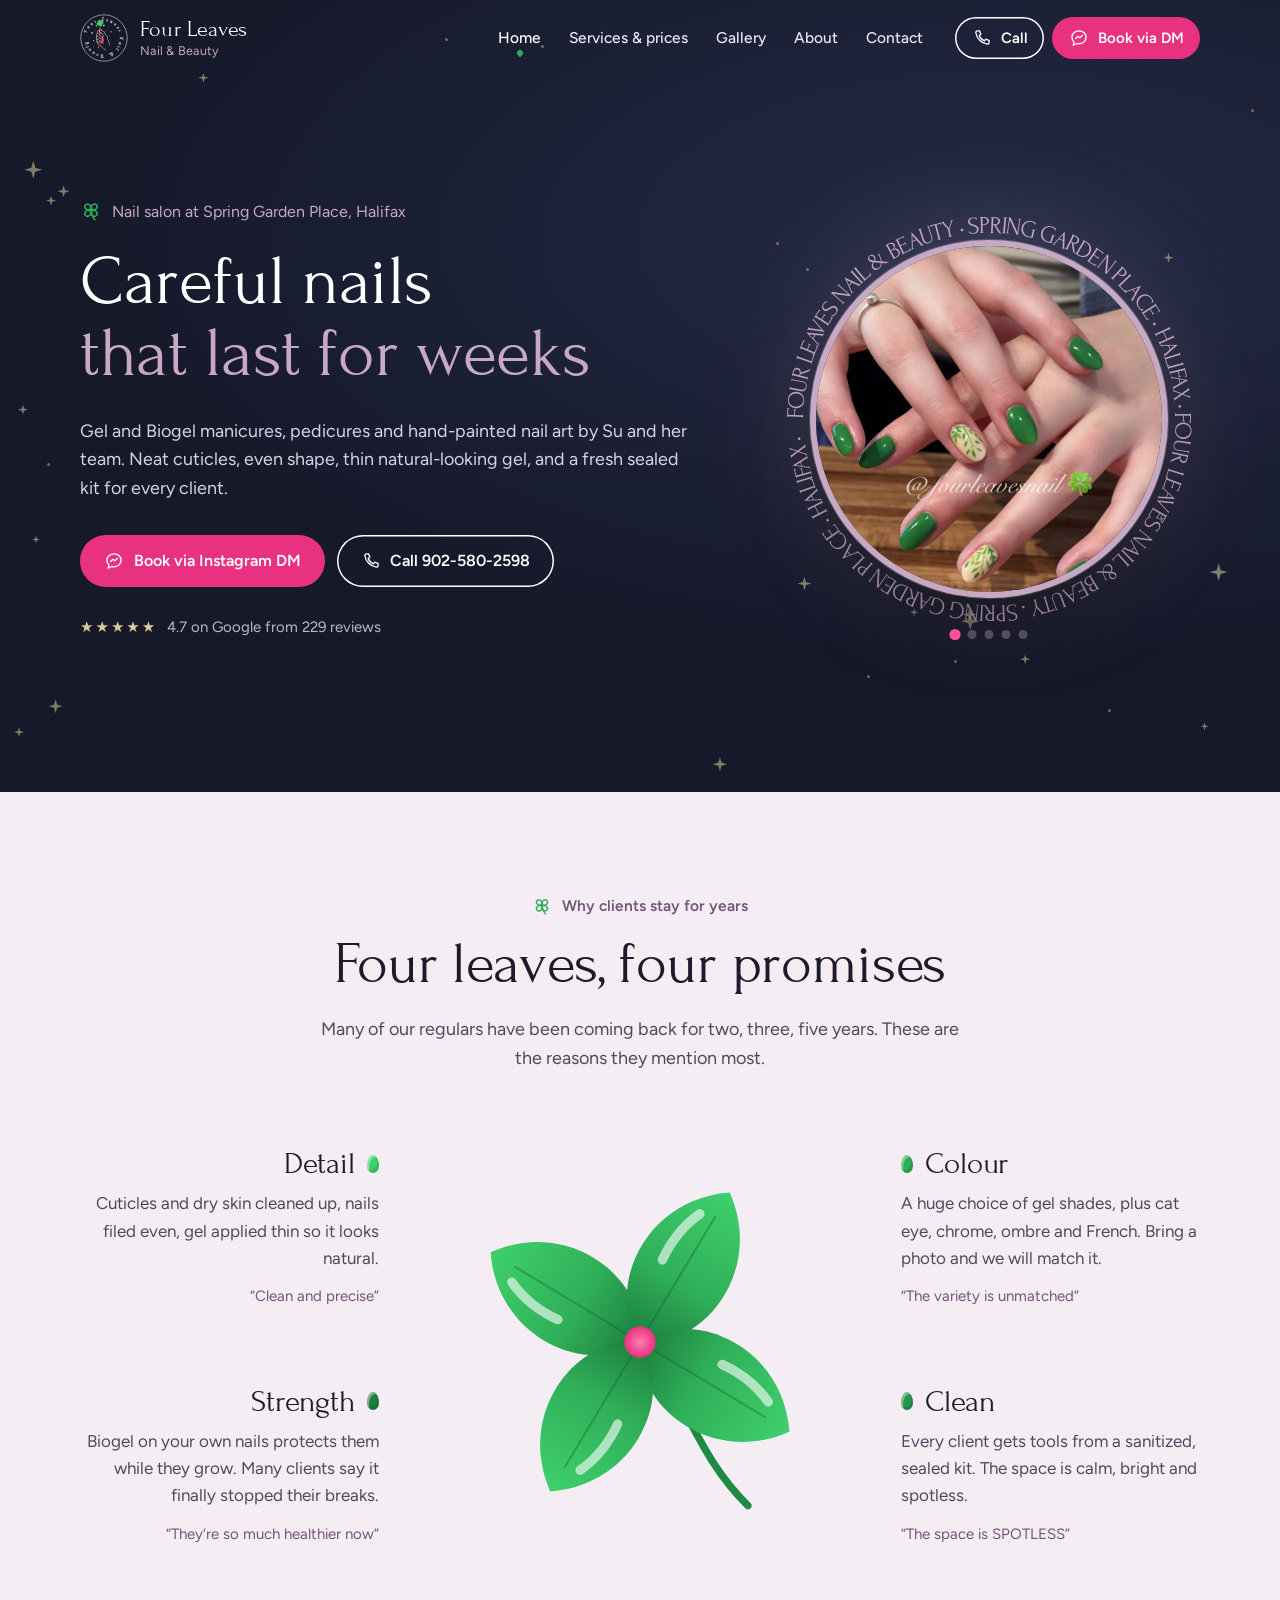
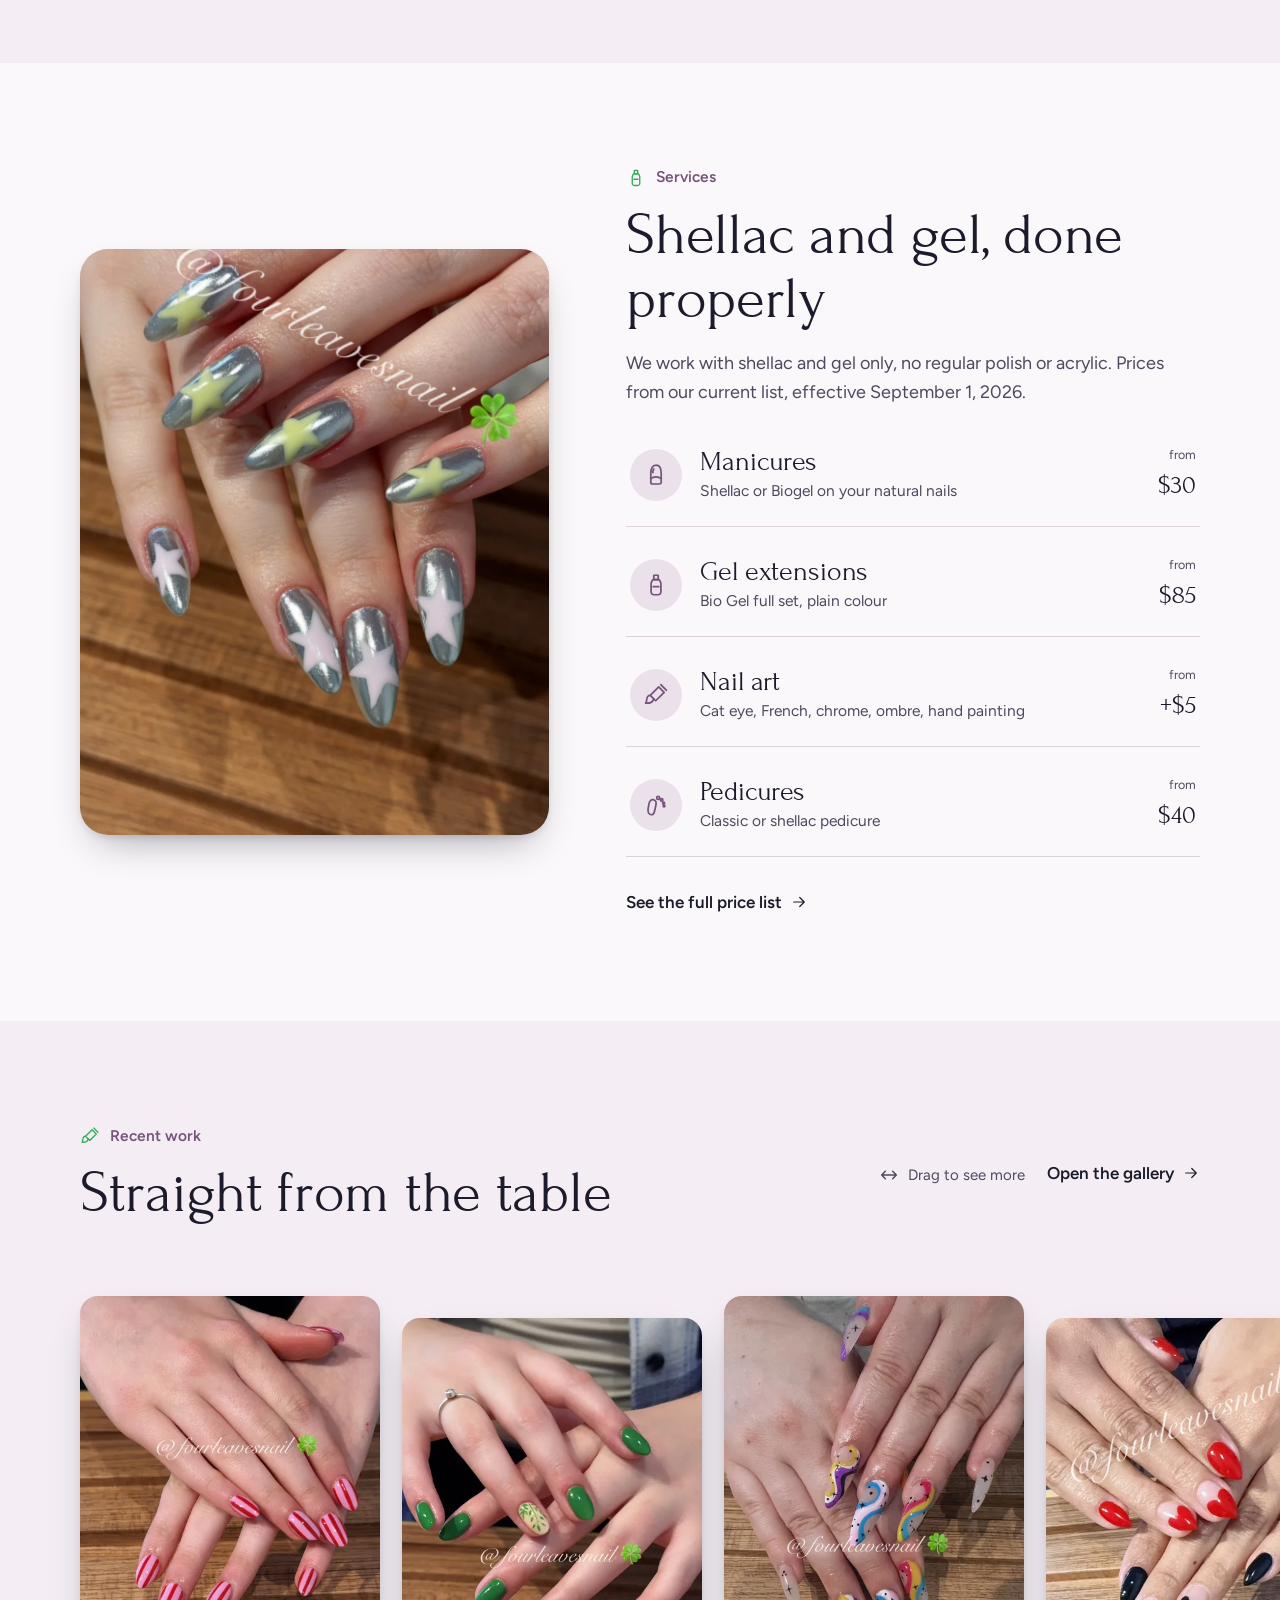
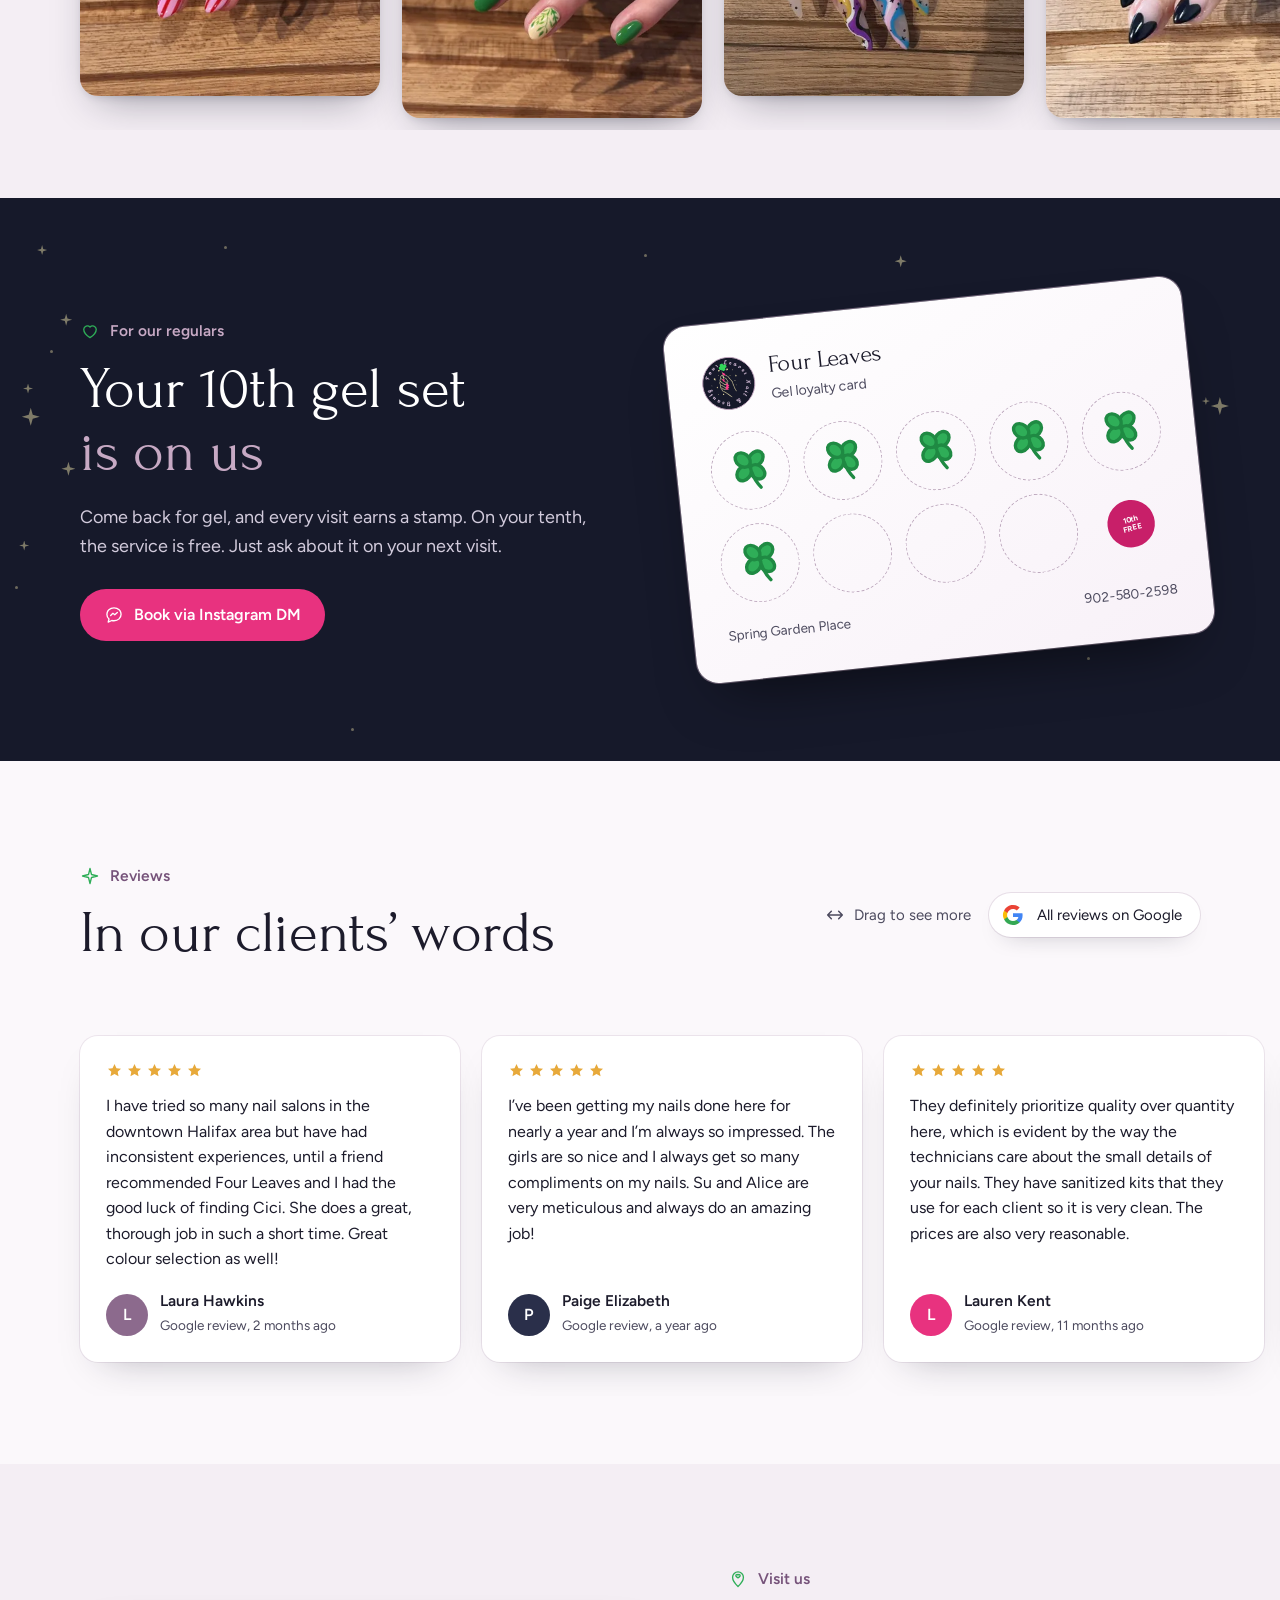
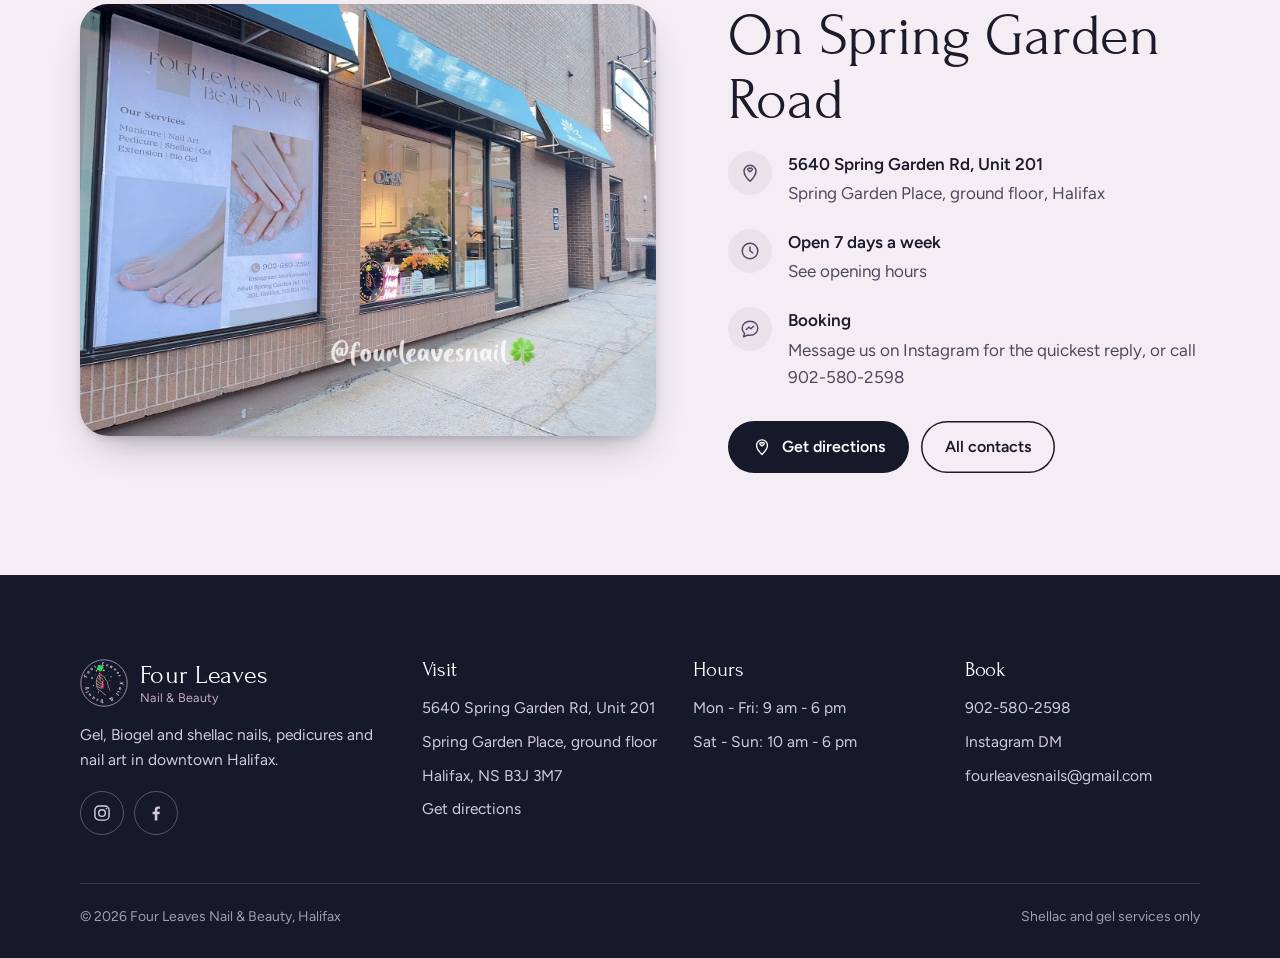
<file: index.html>
<!doctype html>
<html lang="en" class="no-js">
<head>
<meta charset="utf-8">
<meta name="viewport" content="width=device-width, initial-scale=1, viewport-fit=cover">
<script>(function(d){d.classList.remove("no-js");if(!matchMedia("(prefers-reduced-motion: reduce)").matches){d.classList.add("js-anim");setTimeout(function(){d.classList.remove("js-anim")},3200)}})(document.documentElement)</script>
<title>Four Leaves Nail & Beauty | Gel nails and nail art in downtown Halifax</title>
<meta name="description" content="Gel and Biogel manicures, pedicures and hand-painted nail art at Spring Garden Place, Halifax. Book by Instagram DM or call 902-580-2598.">
<meta name="robots" content="noindex, nofollow">
<meta name="theme-color" content="#16192a">
<meta property="og:type" content="website">
<meta property="og:site_name" content="Four Leaves Nail &amp; Beauty">
<meta property="og:title" content="Four Leaves Nail & Beauty | Gel nails and nail art in downtown Halifax">
<meta property="og:description" content="Gel and Biogel manicures, pedicures and hand-painted nail art at Spring Garden Place, Halifax. Book by Instagram DM or call 902-580-2598.">
<meta property="og:url" content="https://konkos-design.github.io/four-leaves-nail-beauty/">
<meta property="og:image" content="https://konkos-design.github.io/four-leaves-nail-beauty/img/og-image.jpg">
<meta property="og:image:width" content="1200">
<meta property="og:image:height" content="630">
<meta property="og:image:alt" content="Four Leaves Nail &amp; Beauty, nail salon in Halifax">
<meta name="twitter:card" content="summary_large_image">
<meta name="twitter:title" content="Four Leaves Nail & Beauty | Gel nails and nail art in downtown Halifax">
<meta name="twitter:description" content="Gel and Biogel manicures, pedicures and hand-painted nail art at Spring Garden Place, Halifax. Book by Instagram DM or call 902-580-2598.">
<meta name="twitter:image" content="https://konkos-design.github.io/four-leaves-nail-beauty/img/og-image.jpg">
<link rel="icon" href="favicon.ico" sizes="any">
<link rel="icon" href="img/favicon.svg" type="image/svg+xml">
<link rel="apple-touch-icon" href="img/apple-touch-icon.png">
<link rel="preload" href="fonts/forum.woff2" as="font" type="font/woff2" crossorigin>
<link rel="preload" href="fonts/figtree.woff2" as="font" type="font/woff2" crossorigin>
<link rel="stylesheet" href="css/style.css">
</head>
<body class="pg-index">
<a class="skip" href="#main">Skip to content</a>
<header class="hdr" id="hdr">
  <div class="wrap hdr__in">
    <a class="brand" href="index.html"><img src="img/logo.svg" alt="" width="48" height="48"><span>Four Leaves<small>Nail &amp; Beauty</small></span></a>
    <nav class="nav" aria-label="Main"><a href="index.html" aria-current="page">Home</a><a href="services.html">Services &amp; prices</a><a href="gallery.html">Gallery</a><a href="about.html">About</a><a href="contact.html">Contact</a></nav>
    <div class="hdr__cta">
      <a class="btn btn--ghost btn--sm" href="tel:+19025802598"><svg viewBox="0 0 24 24" fill="none" stroke="currentColor" stroke-width="1.6" stroke-linecap="round" stroke-linejoin="round" aria-hidden="true"><path d="M6.6 3.5h2.6l1.4 4-2 1.5a11 11 0 0 0 6.4 6.4l1.5-2 4 1.4v2.6a2 2 0 0 1-2.2 2A16.5 16.5 0 0 1 4.6 5.7a2 2 0 0 1 2-2.2z"/></svg>Call</a>
      <a class="btn btn--sm" href="https://ig.me/m/fourleavesnail" target="_blank" rel="noopener"><svg viewBox="0 0 24 24" fill="none" stroke="currentColor" stroke-width="1.6" stroke-linecap="round" stroke-linejoin="round" aria-hidden="true"><path d="M12 3.5c5 0 8.5 3.4 8.5 7.7s-3.5 7.7-8.5 7.7c-.9 0-1.8-.1-2.6-.3L5 20.5l1-3.7A7.4 7.4 0 0 1 3.5 11.2C3.5 6.9 7 3.5 12 3.5z"/><path d="M8 12.6l2.7-2.6 2.2 1.7L16 9"/></svg>Book via DM</a>
    </div>
    <button class="burger" id="burger" aria-label="Open menu" aria-expanded="false" aria-controls="mnav"><span></span><span></span><span></span></button>
  </div>
</header>
<nav class="mnav" id="mnav" aria-label="Mobile">
  <a class="mnav__l" href="index.html" aria-current="page">Home</a><a class="mnav__l" href="services.html">Services &amp; prices</a><a class="mnav__l" href="gallery.html">Gallery</a><a class="mnav__l" href="about.html">About</a><a class="mnav__l" href="contact.html">Contact</a>
  <div class="mnav__cta">
    <a class="btn" href="https://ig.me/m/fourleavesnail" target="_blank" rel="noopener"><svg viewBox="0 0 24 24" fill="none" stroke="currentColor" stroke-width="1.6" stroke-linecap="round" stroke-linejoin="round" aria-hidden="true"><path d="M12 3.5c5 0 8.5 3.4 8.5 7.7s-3.5 7.7-8.5 7.7c-.9 0-1.8-.1-2.6-.3L5 20.5l1-3.7A7.4 7.4 0 0 1 3.5 11.2C3.5 6.9 7 3.5 12 3.5z"/><path d="M8 12.6l2.7-2.6 2.2 1.7L16 9"/></svg>Book via Instagram DM</a>
    <a class="btn btn--ghost" href="tel:+19025802598"><svg viewBox="0 0 24 24" fill="none" stroke="currentColor" stroke-width="1.6" stroke-linecap="round" stroke-linejoin="round" aria-hidden="true"><path d="M6.6 3.5h2.6l1.4 4-2 1.5a11 11 0 0 0 6.4 6.4l1.5-2 4 1.4v2.6a2 2 0 0 1-2.2 2A16.5 16.5 0 0 1 4.6 5.7a2 2 0 0 1 2-2.2z"/></svg>Call 902-580-2598</a>
    <div class="mnav__meta">5640 Spring Garden Rd, Unit 201, Spring Garden Place, Halifax, NS B3J 3M7</div>
  </div>
</nav>
<main id="main">
<section class="hero">
  <div class="sky" aria-hidden="true"><i style="left:93.8%;top:91.2%;--s:8px;--d:4.1s;--dl:-1.0s"></i><i style="left:79.7%;top:82.6%;--s:10px;--d:4.8s;--dl:-3.5s"></i><i style="left:86.4%;top:43.6%;--s:14px;--d:4.5s;--dl:-5.4s"></i><b style="left:85.6%;top:37.5%"></b><b style="left:89.1%;top:43.0%"></b><i style="left:1.9%;top:20.3%;--s:18px;--d:4.1s;--dl:-3.1s"></i><i style="left:55.7%;top:95.6%;--s:14px;--d:5.2s;--dl:-5.4s"></i><i style="left:75.2%;top:76.7%;--s:14px;--d:3.5s;--dl:-4.5s"></i><i style="left:70.7%;top:46.4%;--s:14px;--d:3.8s;--dl:-3.0s"></i><i style="left:75.1%;top:77.3%;--s:18px;--d:5.2s;--dl:-2.9s"></i><b style="left:63.0%;top:33.9%"></b><i style="left:90.9%;top:31.9%;--s:10px;--d:4.5s;--dl:-2.2s"></i><b style="left:67.7%;top:85.2%"></b><b style="left:34.8%;top:4.8%"></b><b class="m" style="left:97.7%;top:13.8%"></b><b style="left:3.7%;top:58.4%"></b><i style="left:4.5%;top:23.4%;--s:12px;--d:3.5s;--dl:-4.0s"></i><i style="left:1.1%;top:91.8%;--s:10px;--d:5.4s;--dl:-0.9s"></i><i style="left:2.5%;top:67.6%;--s:8px;--d:3.0s;--dl:-5.6s"></i><i style="left:62.3%;top:72.8%;--s:14px;--d:3.1s;--dl:-2.7s"></i><b style="left:75.5%;top:72.1%"></b><b style="left:74.5%;top:83.3%"></b><i style="left:3.6%;top:24.7%;--s:10px;--d:4.6s;--dl:-4.7s"></i><b style="left:70.3%;top:34.2%"></b><b style="left:42.3%;top:5.7%"></b><i style="left:15.5%;top:9.2%;--s:10px;--d:3.5s;--dl:-2.7s"></i><i style="left:3.8%;top:88.3%;--s:14px;--d:3.2s;--dl:-0.5s"></i><i style="left:71.1%;top:76.8%;--s:8px;--d:3.5s;--dl:-2.3s"></i><i style="left:1.4%;top:51.1%;--s:10px;--d:3.3s;--dl:-0.1s"></i><i style="left:66.3%;top:45.8%;--s:14px;--d:3.6s;--dl:-5.4s"></i><i class="m" style="left:94.5%;top:71.1%;--s:18px;--d:3.1s;--dl:-3.5s"></i><b style="left:86.6%;top:89.5%"></b><i style="left:90.4%;top:65.0%;--s:8px;--d:4.6s;--dl:-5.5s"></i><b style="left:60.6%;top:30.6%"></b></div>
  <div class="wrap hero__grid">
    <div class="hero__txt">
      <div class="hero__top">
        <div class="hero__where"><svg viewBox="0 0 24 24" fill="none" stroke="currentColor" stroke-width="1.6" stroke-linecap="round" stroke-linejoin="round" aria-hidden="true"><g transform="rotate(45 12 10)"><ellipse cx="12" cy="5.6" rx="3" ry="3.9"/><ellipse cx="16.4" cy="10" rx="3.9" ry="3"/><ellipse cx="12" cy="14.4" rx="3" ry="3.9"/><ellipse cx="7.6" cy="10" rx="3.9" ry="3"/></g><path d="M12.6 13.2c.6 2.8 1.8 5 3.6 7.3"/></svg>Nail salon at Spring Garden Place, Halifax</div>
        <h1><span class="ln"><span>Careful nails</span></span><span class="ln"><span>that last for weeks</span></span></h1>
      </div>
      <div class="hero__bottom">
        <p class="hero__lead">Gel and Biogel manicures, pedicures and hand-painted nail art by Su and her team. Neat cuticles, even shape, thin natural-looking gel, and a fresh sealed kit for every client.</p>
        <div class="hero__cta">
          <a class="btn" href="https://ig.me/m/fourleavesnail" target="_blank" rel="noopener"><svg viewBox="0 0 24 24" fill="none" stroke="currentColor" stroke-width="1.6" stroke-linecap="round" stroke-linejoin="round" aria-hidden="true"><path d="M12 3.5c5 0 8.5 3.4 8.5 7.7s-3.5 7.7-8.5 7.7c-.9 0-1.8-.1-2.6-.3L5 20.5l1-3.7A7.4 7.4 0 0 1 3.5 11.2C3.5 6.9 7 3.5 12 3.5z"/><path d="M8 12.6l2.7-2.6 2.2 1.7L16 9"/></svg>Book via Instagram DM</a>
          <a class="btn btn--ghost" href="tel:+19025802598"><svg viewBox="0 0 24 24" fill="none" stroke="currentColor" stroke-width="1.6" stroke-linecap="round" stroke-linejoin="round" aria-hidden="true"><path d="M6.6 3.5h2.6l1.4 4-2 1.5a11 11 0 0 0 6.4 6.4l1.5-2 4 1.4v2.6a2 2 0 0 1-2.2 2A16.5 16.5 0 0 1 4.6 5.7a2 2 0 0 1 2-2.2z"/></svg>Call 902-580-2598</a>
        </div>
        <div class="hero__note"><span class="stars" aria-hidden="true">&#9733;&#9733;&#9733;&#9733;&#9733;</span>4.7 on Google from 229 reviews</div>
      </div>
    </div>
    <div class="orb-wrap" aria-label="Recent work">
      <svg class="ring" viewBox="0 0 540 540" aria-hidden="true"><defs><path id="rp" d="M270 270 m-238 0 a238 238 0 1 1 476 0 a238 238 0 1 1 -476 0"/></defs><text textLength="1480" lengthAdjust="spacing"><textPath href="#rp">FOUR LEAVES NAIL &amp; BEAUTY • SPRING GARDEN PLACE • HALIFAX • FOUR LEAVES NAIL &amp; BEAUTY • SPRING GARDEN PLACE • HALIFAX • </textPath></text></svg>
      <div class="orb">
        <img class="on" src="img/hero-1.webp" alt="Green gel manicure with hand-painted leaf accents" width="1000" height="1000" fetchpriority="high">
        <img src="img/hero-2.webp" alt="Pink and red striped gel nails" width="1000" height="1000" loading="lazy">
        <img src="img/hero-3.webp" alt="Red, black and heart design gel nails" width="1000" height="1000" loading="lazy">
        <img src="img/hero-4.webp" alt="Aura gradient nail art in bright colours" width="1000" height="1000" loading="lazy">
        <img src="img/hero-5.webp" alt="Teal French tip almond nails" width="1000" height="1000" loading="lazy">
      </div>
      <div class="orb-dots" aria-label="Choose photo"></div>
    </div>
  </div>
</section>

<section class="sec sec--mist" id="why">
  <div class="wrap">
    <div class="head head--c rv">
      <div class="kick"><svg viewBox="0 0 24 24" fill="none" stroke="currentColor" stroke-width="1.6" stroke-linecap="round" stroke-linejoin="round" aria-hidden="true"><g transform="rotate(45 12 10)"><ellipse cx="12" cy="5.6" rx="3" ry="3.9"/><ellipse cx="16.4" cy="10" rx="3.9" ry="3"/><ellipse cx="12" cy="14.4" rx="3" ry="3.9"/><ellipse cx="7.6" cy="10" rx="3.9" ry="3"/></g><path d="M12.6 13.2c.6 2.8 1.8 5 3.6 7.3"/></svg>Why clients stay for years</div>
      <h2 class="h2">Four leaves, four promises</h2>
      <p class="intro">Many of our regulars have been coming back for two, three, five years. These are the reasons they mention most.</p>
    </div>
    <div class="clover">
      <div class="clover__col clover__col--l">
        <div class="leaf-txt rv" data-for="0"><h3>Detail <i style="--c:#3fd06d"></i></h3><p>Cuticles and dry skin cleaned up, nails filed even, gel applied thin so it looks natural.</p><q>Clean and precise</q></div>
        <div class="leaf-txt rv" data-for="3"><h3>Strength <i style="--c:#1c7f3d"></i></h3><p>Biogel on your own nails protects them while they grow. Many clients say it finally stopped their breaks.</p><q>They&rsquo;re so much healthier now</q></div>
      </div>
      <div class="clover__mid rv"><svg class="clv clv--main" viewBox="0 0 400 400" aria-hidden="true"><defs><linearGradient id="lgm" x1="0" y1="0" x2="0" y2="1"><stop offset="0" stop-color="#3fd06d"/><stop offset=".6" stop-color="#2fae58"/><stop offset="1" stop-color="#1c7f3d"/></linearGradient><radialGradient id="cgm"><stop offset="0" stop-color="#ff7fb3"/><stop offset="1" stop-color="#e8327f"/></radialGradient></defs><path class="stem" d="M206 214 C 230 270, 228 320, 262 376"/><g class="lf" data-leaf="0"><g transform="rotate(-45 200 200)"><path d="M200 200 C 146 176, 132 82, 200 34 C 268 82, 254 176, 200 200 Z" fill="url(#lgm)"/><path d="M186 66 C 178 84, 176 104, 178 122" stroke="rgba(255,255,255,.6)" stroke-width="9" fill="none" stroke-linecap="round"/><path d="M200 196 C 200 150, 200 100, 200 60" stroke="rgba(20,90,45,.35)" stroke-width="2" fill="none"/></g></g><g class="lf" data-leaf="1"><g transform="rotate(45 200 200)"><path d="M200 200 C 146 176, 132 82, 200 34 C 268 82, 254 176, 200 200 Z" fill="url(#lgm)"/><path d="M186 66 C 178 84, 176 104, 178 122" stroke="rgba(255,255,255,.6)" stroke-width="9" fill="none" stroke-linecap="round"/><path d="M200 196 C 200 150, 200 100, 200 60" stroke="rgba(20,90,45,.35)" stroke-width="2" fill="none"/></g></g><g class="lf" data-leaf="2"><g transform="rotate(135 200 200)"><path d="M200 200 C 146 176, 132 82, 200 34 C 268 82, 254 176, 200 200 Z" fill="url(#lgm)"/><path d="M186 66 C 178 84, 176 104, 178 122" stroke="rgba(255,255,255,.6)" stroke-width="9" fill="none" stroke-linecap="round"/><path d="M200 196 C 200 150, 200 100, 200 60" stroke="rgba(20,90,45,.35)" stroke-width="2" fill="none"/></g></g><g class="lf" data-leaf="3"><g transform="rotate(225 200 200)"><path d="M200 200 C 146 176, 132 82, 200 34 C 268 82, 254 176, 200 200 Z" fill="url(#lgm)"/><path d="M186 66 C 178 84, 176 104, 178 122" stroke="rgba(255,255,255,.6)" stroke-width="9" fill="none" stroke-linecap="round"/><path d="M200 196 C 200 150, 200 100, 200 60" stroke="rgba(20,90,45,.35)" stroke-width="2" fill="none"/></g></g><circle cx="200" cy="200" r="15" fill="url(#cgm)"/></svg></div>
      <div class="clover__col clover__col--r">
        <div class="leaf-txt rv" data-for="1"><h3><i style="--c:#2fae58"></i> Colour</h3><p>A huge choice of gel shades, plus cat eye, chrome, ombre and French. Bring a photo and we will match it.</p><q>The variety is unmatched</q></div>
        <div class="leaf-txt rv" data-for="2"><h3><i style="--c:#25964b"></i> Clean</h3><p>Every client gets tools from a sanitized, sealed kit. The space is calm, bright and spotless.</p><q>The space is SPOTLESS</q></div>
      </div>
    </div>
  </div>
</section>

<section class="sec" id="services">
  <div class="wrap menu-teaser">
    <div class="photo photo--tall rv"><img src="img/g/ig38.webp" alt="Silver chrome star nail art on almond nails" width="1050" height="1400" loading="lazy" decoding="async"></div>
    <div>
      <div class="kick rv"><svg viewBox="0 0 24 24" fill="none" stroke="currentColor" stroke-width="1.6" stroke-linecap="round" stroke-linejoin="round" aria-hidden="true"><path d="M10 3h4v4h-4z"/><path d="M9 7h6l1.5 3v8.5a2.5 2.5 0 0 1-2.5 2.5h-4a2.5 2.5 0 0 1-2.5-2.5V10z"/><path d="M9.5 13.5h5"/></svg>Services</div>
      <h2 class="h2 rv">Shellac and gel, done properly</h2>
      <p class="intro rv">We work with shellac and gel only, no regular polish or acrylic. Prices from our current list, effective September 1, 2026.</p>
      <div class="price-groups">
        <a class="pg rv" href="services.html#manicure"><span class="pg__ic"><svg viewBox="0 0 24 24" fill="none" stroke="currentColor" stroke-width="1.6" stroke-linecap="round" stroke-linejoin="round" aria-hidden="true"><path d="M12 2.8c3.2 0 4.8 3.4 4.8 7.6v8.3a1.6 1.6 0 0 1-1.6 1.6H8.8a1.6 1.6 0 0 1-1.6-1.6v-8.3C7.2 6.2 8.8 2.8 12 2.8z"/><path d="M7.2 15.3c1.4-1.1 3-1.6 4.8-1.6s3.4.5 4.8 1.6"/><path d="M10 6.5c-.6.9-.9 2-.9 3.2"/></svg></span><span><h3>Manicures</h3><p>Shellac or Biogel on your natural nails</p></span><span class="pg__from"><small>from</small>$30</span></a>
        <a class="pg rv" href="services.html#extensions"><span class="pg__ic"><svg viewBox="0 0 24 24" fill="none" stroke="currentColor" stroke-width="1.6" stroke-linecap="round" stroke-linejoin="round" aria-hidden="true"><path d="M10 3h4v4h-4z"/><path d="M9 7h6l1.5 3v8.5a2.5 2.5 0 0 1-2.5 2.5h-4a2.5 2.5 0 0 1-2.5-2.5V10z"/><path d="M9.5 13.5h5"/></svg></span><span><h3>Gel extensions</h3><p>Bio Gel full set, plain colour</p></span><span class="pg__from"><small>from</small>$85</span></a>
        <a class="pg rv" href="services.html#designs"><span class="pg__ic"><svg viewBox="0 0 24 24" fill="none" stroke="currentColor" stroke-width="1.6" stroke-linecap="round" stroke-linejoin="round" aria-hidden="true"><path d="M14.5 4.5l5 5-7.8 7.8-5-5z"/><path d="M6.7 12.3c-2 0-3.2 1.6-3.2 3.7 0 1.6-.6 2.6-1 3.5 3.8.2 7.2-.7 7.2-4.2"/><path d="M16.5 2.5l5 5"/></svg></span><span><h3>Nail art</h3><p>Cat eye, French, chrome, ombre, hand painting</p></span><span class="pg__from"><small>from</small>+$5</span></a>
        <a class="pg rv" href="services.html#pedicure"><span class="pg__ic"><svg viewBox="0 0 24 24" fill="none" stroke="currentColor" stroke-width="1.6" stroke-linecap="round" stroke-linejoin="round" aria-hidden="true"><path d="M8 21c-2.6 0-3.8-2.3-3.3-5.4l.8-4.6C6 8 7.8 6.5 10 7.2c2 .7 2.4 2.6 1.9 5l-1 4.4C10.4 19.4 9.9 21 8 21z"/><circle cx="14" cy="5.5" r="1.4"/><circle cx="17.2" cy="7.3" r="1.1"/><circle cx="19" cy="10.2" r=".9"/><circle cx="19.4" cy="13" r=".8"/></svg></span><span><h3>Pedicures</h3><p>Classic or shellac pedicure</p></span><span class="pg__from"><small>from</small>$40</span></a>
      </div>
      <a class="link rv" href="services.html">See the full price list <svg viewBox="0 0 24 24" fill="none" stroke="currentColor" stroke-width="1.6" stroke-linecap="round" stroke-linejoin="round" aria-hidden="true"><path d="M5 12h14M13 6l6 6-6 6"/></svg></a>
    </div>
  </div>
</section>

<section class="sec sec--mist" id="work" style="padding-bottom:calc(var(--sec) - 34px)">
  <div class="wrap">
    <div class="head strip-hint">
      <div class="rv"><div class="kick"><svg viewBox="0 0 24 24" fill="none" stroke="currentColor" stroke-width="1.6" stroke-linecap="round" stroke-linejoin="round" aria-hidden="true"><path d="M14.5 4.5l5 5-7.8 7.8-5-5z"/><path d="M6.7 12.3c-2 0-3.2 1.6-3.2 3.7 0 1.6-.6 2.6-1 3.5 3.8.2 7.2-.7 7.2-4.2"/><path d="M16.5 2.5l5 5"/></svg>Recent work</div><h2 class="h2" style="margin:0">Straight from the table</h2></div>
      <div class="rv" style="display:flex;gap:22px;align-items:center;flex-wrap:wrap"><span class="drag-hint"><svg viewBox="0 0 24 24" fill="none" stroke="currentColor" stroke-width="1.6" stroke-linecap="round" stroke-linejoin="round" aria-hidden="true"><path d="M8 8l-4 4 4 4M16 8l4 4-4 4M4 12h16"/></svg>Drag to see more</span><a class="link" href="gallery.html">Open the gallery <svg viewBox="0 0 24 24" fill="none" stroke="currentColor" stroke-width="1.6" stroke-linecap="round" stroke-linejoin="round" aria-hidden="true"><path d="M5 12h14M13 6l6 6-6 6"/></svg></a></div>
    </div>
  </div>
  <div class="strip rv" data-drag tabindex="0" aria-label="Scrollable row"><div class="strip__track"><figure class="shot" style="margin:0"><img src="img/g/ig36-s.webp" alt="Gel manicure by Four Leaves Nail &amp; Beauty" width="480" height="640" loading="lazy" decoding="async"></figure><figure class="shot" style="margin:0"><img src="img/g/ig15-s.webp" alt="Gel manicure by Four Leaves Nail &amp; Beauty" width="480" height="640" loading="lazy" decoding="async"></figure><figure class="shot" style="margin:0"><img src="img/g/ig40-s.webp" alt="Gel manicure by Four Leaves Nail &amp; Beauty" width="480" height="640" loading="lazy" decoding="async"></figure><figure class="shot" style="margin:0"><img src="img/g/ig02-s.webp" alt="Gel manicure by Four Leaves Nail &amp; Beauty" width="480" height="640" loading="lazy" decoding="async"></figure><figure class="shot" style="margin:0"><img src="img/g/ig45-s.webp" alt="Gel manicure by Four Leaves Nail &amp; Beauty" width="480" height="640" loading="lazy" decoding="async"></figure><figure class="shot" style="margin:0"><img src="img/g/ig10-s.webp" alt="Gel manicure by Four Leaves Nail &amp; Beauty" width="480" height="640" loading="lazy" decoding="async"></figure><figure class="shot" style="margin:0"><img src="img/g/ig32-s.webp" alt="Gel manicure by Four Leaves Nail &amp; Beauty" width="480" height="640" loading="lazy" decoding="async"></figure><figure class="shot" style="margin:0"><img src="img/g/ig24-s.webp" alt="Gel manicure by Four Leaves Nail &amp; Beauty" width="480" height="640" loading="lazy" decoding="async"></figure><figure class="shot" style="margin:0"><img src="img/g/ig43-s.webp" alt="Gel manicure by Four Leaves Nail &amp; Beauty" width="480" height="640" loading="lazy" decoding="async"></figure><figure class="shot" style="margin:0"><img src="img/g/ig39-s.webp" alt="Gel manicure by Four Leaves Nail &amp; Beauty" width="480" height="640" loading="lazy" decoding="async"></figure><figure class="shot" style="margin:0"><img src="img/g/gm27-s.webp" alt="Gel manicure by Four Leaves Nail &amp; Beauty" width="480" height="640" loading="lazy" decoding="async"></figure><figure class="shot" style="margin:0"><img src="img/g/ig05-s.webp" alt="Gel manicure by Four Leaves Nail &amp; Beauty" width="480" height="640" loading="lazy" decoding="async"></figure><figure class="shot" style="margin:0"><img src="img/g/ig53-s.webp" alt="Gel manicure by Four Leaves Nail &amp; Beauty" width="480" height="640" loading="lazy" decoding="async"></figure><figure class="shot" style="margin:0"><img src="img/g/gm30-s.webp" alt="Gel manicure by Four Leaves Nail &amp; Beauty" width="480" height="640" loading="lazy" decoding="async"></figure></div></div>
</section>

<section class="sec sec--night" id="loyalty">
  <div class="sky" aria-hidden="true"><b style="left:61.8%;top:72.2%"></b><b style="left:92.5%;top:72.1%"></b><i style="left:4.8%;top:46.8%;--s:14px;--d:5.6s;--dl:-2.3s"></i><b style="left:3.9%;top:26.9%"></b><b style="left:75.5%;top:18.7%"></b><i style="left:1.5%;top:60.8%;--s:10px;--d:5.9s;--dl:-1.0s"></i><i style="left:1.8%;top:32.9%;--s:10px;--d:5.9s;--dl:-5.4s"></i><i style="left:1.7%;top:37.2%;--s:18px;--d:4.8s;--dl:-3.6s"></i><i style="left:69.9%;top:10.1%;--s:12px;--d:4.4s;--dl:-1.9s"></i><b style="left:1.2%;top:68.8%"></b><b style="left:73.6%;top:41.2%"></b><i style="left:2.9%;top:8.3%;--s:10px;--d:3.4s;--dl:-1.5s"></i><i style="left:80.7%;top:46.5%;--s:18px;--d:3.8s;--dl:-2.8s"></i><i style="left:58.6%;top:75.9%;--s:12px;--d:3.1s;--dl:-5.7s"></i><i class="m" style="left:94.6%;top:35.3%;--s:18px;--d:3.3s;--dl:-4.1s"></i><b style="left:86.3%;top:77.5%"></b><b style="left:17.5%;top:8.5%"></b><i style="left:80.9%;top:41.3%;--s:14px;--d:3.4s;--dl:-5.9s"></i><i style="left:63.3%;top:77.8%;--s:10px;--d:3.4s;--dl:-4.4s"></i><b style="left:93.2%;top:62.0%"></b><i style="left:91.5%;top:44.0%;--s:18px;--d:5.6s;--dl:-5.9s"></i><i style="left:76.1%;top:48.9%;--s:10px;--d:3.3s;--dl:-4.9s"></i><i style="left:4.7%;top:20.5%;--s:12px;--d:4.5s;--dl:-3.3s"></i><b style="left:50.3%;top:9.8%"></b><b style="left:68.8%;top:58.0%"></b><b style="left:27.4%;top:94.2%"></b><i style="left:93.9%;top:35.3%;--s:8px;--d:4.4s;--dl:-4.6s"></i><i style="left:77.0%;top:29.2%;--s:12px;--d:5.2s;--dl:-5.0s"></i><b style="left:84.9%;top:81.5%"></b><i style="left:91.1%;top:52.7%;--s:8px;--d:5.2s;--dl:-4.4s"></i></div>
  <div class="wrap loyal">
    <div class="rv">
      <div class="kick"><svg viewBox="0 0 24 24" fill="none" stroke="currentColor" stroke-width="1.6" stroke-linecap="round" stroke-linejoin="round" aria-hidden="true"><path d="M12 20s-7.5-4.4-7.5-10A4.3 4.3 0 0 1 12 7.4 4.3 4.3 0 0 1 19.5 10c0 5.6-7.5 10-7.5 10z"/></svg>For our regulars</div>
      <h2 class="h2">Your 10th gel set<br><span>is on us</span></h2>
      <p class="intro">Come back for gel, and every visit earns a stamp. On your tenth, the service is free. Just ask about it on your next visit.</p>
      <div class="btns" style="margin-top:28px"><a class="btn" href="https://ig.me/m/fourleavesnail" target="_blank" rel="noopener"><svg viewBox="0 0 24 24" fill="none" stroke="currentColor" stroke-width="1.6" stroke-linecap="round" stroke-linejoin="round" aria-hidden="true"><path d="M12 3.5c5 0 8.5 3.4 8.5 7.7s-3.5 7.7-8.5 7.7c-.9 0-1.8-.1-2.6-.3L5 20.5l1-3.7A7.4 7.4 0 0 1 3.5 11.2C3.5 6.9 7 3.5 12 3.5z"/><path d="M8 12.6l2.7-2.6 2.2 1.7L16 9"/></svg>Book via Instagram DM</a></div>
    </div>
    <div class="card rv" id="card" aria-label="Loyalty card with ten stamps, the tenth service is free">
      <div class="card__top"><img src="img/logo.svg" alt="" width="54" height="54"><div><b>Four Leaves</b><span>Gel loyalty card</span></div></div>
      <div class="stamps">
        <span class="stamp"><svg viewBox="0 0 24 24" fill="#2fae58" stroke="#1f8a43" stroke-width="1.6" stroke-linecap="round" stroke-linejoin="round" aria-hidden="true"><g transform="rotate(45 12 10)"><ellipse cx="12" cy="5.6" rx="3" ry="3.9"/><ellipse cx="16.4" cy="10" rx="3.9" ry="3"/><ellipse cx="12" cy="14.4" rx="3" ry="3.9"/><ellipse cx="7.6" cy="10" rx="3.9" ry="3"/></g><path d="M12.6 13.2c.6 2.8 1.8 5 3.6 7.3"/></svg></span><span class="stamp"><svg viewBox="0 0 24 24" fill="#2fae58" stroke="#1f8a43" stroke-width="1.6" stroke-linecap="round" stroke-linejoin="round" aria-hidden="true"><g transform="rotate(45 12 10)"><ellipse cx="12" cy="5.6" rx="3" ry="3.9"/><ellipse cx="16.4" cy="10" rx="3.9" ry="3"/><ellipse cx="12" cy="14.4" rx="3" ry="3.9"/><ellipse cx="7.6" cy="10" rx="3.9" ry="3"/></g><path d="M12.6 13.2c.6 2.8 1.8 5 3.6 7.3"/></svg></span><span class="stamp"><svg viewBox="0 0 24 24" fill="#2fae58" stroke="#1f8a43" stroke-width="1.6" stroke-linecap="round" stroke-linejoin="round" aria-hidden="true"><g transform="rotate(45 12 10)"><ellipse cx="12" cy="5.6" rx="3" ry="3.9"/><ellipse cx="16.4" cy="10" rx="3.9" ry="3"/><ellipse cx="12" cy="14.4" rx="3" ry="3.9"/><ellipse cx="7.6" cy="10" rx="3.9" ry="3"/></g><path d="M12.6 13.2c.6 2.8 1.8 5 3.6 7.3"/></svg></span><span class="stamp"><svg viewBox="0 0 24 24" fill="#2fae58" stroke="#1f8a43" stroke-width="1.6" stroke-linecap="round" stroke-linejoin="round" aria-hidden="true"><g transform="rotate(45 12 10)"><ellipse cx="12" cy="5.6" rx="3" ry="3.9"/><ellipse cx="16.4" cy="10" rx="3.9" ry="3"/><ellipse cx="12" cy="14.4" rx="3" ry="3.9"/><ellipse cx="7.6" cy="10" rx="3.9" ry="3"/></g><path d="M12.6 13.2c.6 2.8 1.8 5 3.6 7.3"/></svg></span><span class="stamp"><svg viewBox="0 0 24 24" fill="#2fae58" stroke="#1f8a43" stroke-width="1.6" stroke-linecap="round" stroke-linejoin="round" aria-hidden="true"><g transform="rotate(45 12 10)"><ellipse cx="12" cy="5.6" rx="3" ry="3.9"/><ellipse cx="16.4" cy="10" rx="3.9" ry="3"/><ellipse cx="12" cy="14.4" rx="3" ry="3.9"/><ellipse cx="7.6" cy="10" rx="3.9" ry="3"/></g><path d="M12.6 13.2c.6 2.8 1.8 5 3.6 7.3"/></svg></span><span class="stamp"><svg viewBox="0 0 24 24" fill="#2fae58" stroke="#1f8a43" stroke-width="1.6" stroke-linecap="round" stroke-linejoin="round" aria-hidden="true"><g transform="rotate(45 12 10)"><ellipse cx="12" cy="5.6" rx="3" ry="3.9"/><ellipse cx="16.4" cy="10" rx="3.9" ry="3"/><ellipse cx="12" cy="14.4" rx="3" ry="3.9"/><ellipse cx="7.6" cy="10" rx="3.9" ry="3"/></g><path d="M12.6 13.2c.6 2.8 1.8 5 3.6 7.3"/></svg></span><span class="stamp"><svg viewBox="0 0 24 24" fill="#2fae58" stroke="#1f8a43" stroke-width="1.6" stroke-linecap="round" stroke-linejoin="round" aria-hidden="true"><g transform="rotate(45 12 10)"><ellipse cx="12" cy="5.6" rx="3" ry="3.9"/><ellipse cx="16.4" cy="10" rx="3.9" ry="3"/><ellipse cx="12" cy="14.4" rx="3" ry="3.9"/><ellipse cx="7.6" cy="10" rx="3.9" ry="3"/></g><path d="M12.6 13.2c.6 2.8 1.8 5 3.6 7.3"/></svg></span><span class="stamp"><svg viewBox="0 0 24 24" fill="#2fae58" stroke="#1f8a43" stroke-width="1.6" stroke-linecap="round" stroke-linejoin="round" aria-hidden="true"><g transform="rotate(45 12 10)"><ellipse cx="12" cy="5.6" rx="3" ry="3.9"/><ellipse cx="16.4" cy="10" rx="3.9" ry="3"/><ellipse cx="12" cy="14.4" rx="3" ry="3.9"/><ellipse cx="7.6" cy="10" rx="3.9" ry="3"/></g><path d="M12.6 13.2c.6 2.8 1.8 5 3.6 7.3"/></svg></span><span class="stamp"><svg viewBox="0 0 24 24" fill="#2fae58" stroke="#1f8a43" stroke-width="1.6" stroke-linecap="round" stroke-linejoin="round" aria-hidden="true"><g transform="rotate(45 12 10)"><ellipse cx="12" cy="5.6" rx="3" ry="3.9"/><ellipse cx="16.4" cy="10" rx="3.9" ry="3"/><ellipse cx="12" cy="14.4" rx="3" ry="3.9"/><ellipse cx="7.6" cy="10" rx="3.9" ry="3"/></g><path d="M12.6 13.2c.6 2.8 1.8 5 3.6 7.3"/></svg></span>
        <span class="stamp stamp--free"><span>10th<br>FREE</span></span>
      </div>
      <div class="card__foot"><span>Spring Garden Place</span><span>902-580-2598</span></div>
    </div>
  </div>
</section>

<section class="sec" id="reviews" style="padding-bottom:calc(var(--sec) - 34px)">
  <div class="wrap">
    <div class="head strip-hint">
      <div class="rv"><div class="kick"><svg viewBox="0 0 24 24" fill="none" stroke="currentColor" stroke-width="1.6" stroke-linecap="round" stroke-linejoin="round" aria-hidden="true"><path d="M12 3l1.8 7.2L21 12l-7.2 1.8L12 21l-1.8-7.2L3 12l7.2-1.8z"/></svg>Reviews</div><h2 class="h2" style="margin:0">In our clients&rsquo; words</h2></div>
      <div class="rv" style="display:flex;gap:18px;align-items:center;flex-wrap:wrap"><span class="drag-hint"><svg viewBox="0 0 24 24" fill="none" stroke="currentColor" stroke-width="1.6" stroke-linecap="round" stroke-linejoin="round" aria-hidden="true"><path d="M8 8l-4 4 4 4M16 8l4 4-4 4M4 12h16"/></svg>Drag to see more</span><a class="g-badge" href="https://www.google.com/maps/place/Four+leaves+nail+%26+beauty/@44.6425498,-63.5780228,17z/data=!4m8!3m7!1s0x4b5a235466a8cc59:0xa4b1ddab84447e6c!8m2!3d44.6425498!4d-63.5780228!9m1!1b1!16s%2Fg%2F11fs_lddnd" target="_blank" rel="noopener"><svg viewBox="0 0 24 24" aria-hidden="true"><path fill="#4285F4" d="M21.6 12.2c0-.7-.1-1.4-.2-2H12v3.8h5.4a4.6 4.6 0 0 1-2 3v2.5h3.2c1.9-1.7 3-4.3 3-7.3z"/><path fill="#34A853" d="M12 22c2.7 0 5-.9 6.6-2.4l-3.2-2.5c-.9.6-2 1-3.4 1-2.6 0-4.8-1.8-5.6-4.1H3.1v2.6A10 10 0 0 0 12 22z"/><path fill="#FBBC05" d="M6.4 14c-.2-.6-.3-1.3-.3-2s.1-1.4.3-2V7.4H3.1a10 10 0 0 0 0 9.2z"/><path fill="#EA4335" d="M12 5.9c1.5 0 2.8.5 3.8 1.5l2.9-2.9A10 10 0 0 0 3.1 7.4L6.4 10C7.2 7.7 9.4 5.9 12 5.9z"/></svg><span>All reviews on Google</span></a></div>
    </div>
  </div>
  <div class="strip rv" data-drag tabindex="0" aria-label="Scrollable row"><div class="strip__track"><article class="rv-card"><div class="rv-card__stars" role="img" aria-label="5 out of 5 stars"><svg viewBox="0 0 24 24" fill="currentColor" aria-hidden="true"><path d="M12 2.8l2.8 5.9 6.4.8-4.7 4.4 1.2 6.3L12 17.1l-5.7 3.1 1.2-6.3-4.7-4.4 6.4-.8z"/></svg><svg viewBox="0 0 24 24" fill="currentColor" aria-hidden="true"><path d="M12 2.8l2.8 5.9 6.4.8-4.7 4.4 1.2 6.3L12 17.1l-5.7 3.1 1.2-6.3-4.7-4.4 6.4-.8z"/></svg><svg viewBox="0 0 24 24" fill="currentColor" aria-hidden="true"><path d="M12 2.8l2.8 5.9 6.4.8-4.7 4.4 1.2 6.3L12 17.1l-5.7 3.1 1.2-6.3-4.7-4.4 6.4-.8z"/></svg><svg viewBox="0 0 24 24" fill="currentColor" aria-hidden="true"><path d="M12 2.8l2.8 5.9 6.4.8-4.7 4.4 1.2 6.3L12 17.1l-5.7 3.1 1.2-6.3-4.7-4.4 6.4-.8z"/></svg><svg viewBox="0 0 24 24" fill="currentColor" aria-hidden="true"><path d="M12 2.8l2.8 5.9 6.4.8-4.7 4.4 1.2 6.3L12 17.1l-5.7 3.1 1.2-6.3-4.7-4.4 6.4-.8z"/></svg></div><p>I have tried so many nail salons in the downtown Halifax area but have had inconsistent experiences, until a friend recommended Four Leaves and I had the good luck of finding Cici. She does a great, thorough job in such a short time. Great colour selection as well!</p><div class="rv-who"><span class="ava" style="--c:#8c6a8d">L</span><div><b>Laura Hawkins</b><small>Google review, 2 months ago</small></div></div></article><article class="rv-card"><div class="rv-card__stars" role="img" aria-label="5 out of 5 stars"><svg viewBox="0 0 24 24" fill="currentColor" aria-hidden="true"><path d="M12 2.8l2.8 5.9 6.4.8-4.7 4.4 1.2 6.3L12 17.1l-5.7 3.1 1.2-6.3-4.7-4.4 6.4-.8z"/></svg><svg viewBox="0 0 24 24" fill="currentColor" aria-hidden="true"><path d="M12 2.8l2.8 5.9 6.4.8-4.7 4.4 1.2 6.3L12 17.1l-5.7 3.1 1.2-6.3-4.7-4.4 6.4-.8z"/></svg><svg viewBox="0 0 24 24" fill="currentColor" aria-hidden="true"><path d="M12 2.8l2.8 5.9 6.4.8-4.7 4.4 1.2 6.3L12 17.1l-5.7 3.1 1.2-6.3-4.7-4.4 6.4-.8z"/></svg><svg viewBox="0 0 24 24" fill="currentColor" aria-hidden="true"><path d="M12 2.8l2.8 5.9 6.4.8-4.7 4.4 1.2 6.3L12 17.1l-5.7 3.1 1.2-6.3-4.7-4.4 6.4-.8z"/></svg><svg viewBox="0 0 24 24" fill="currentColor" aria-hidden="true"><path d="M12 2.8l2.8 5.9 6.4.8-4.7 4.4 1.2 6.3L12 17.1l-5.7 3.1 1.2-6.3-4.7-4.4 6.4-.8z"/></svg></div><p>I’ve been getting my nails done here for nearly a year and I’m always so impressed. The girls are so nice and I always get so many compliments on my nails. Su and Alice are very meticulous and always do an amazing job!</p><div class="rv-who"><span class="ava" style="--c:#2a2f4a">P</span><div><b>Paige Elizabeth</b><small>Google review, a year ago</small></div></div></article><article class="rv-card"><div class="rv-card__stars" role="img" aria-label="5 out of 5 stars"><svg viewBox="0 0 24 24" fill="currentColor" aria-hidden="true"><path d="M12 2.8l2.8 5.9 6.4.8-4.7 4.4 1.2 6.3L12 17.1l-5.7 3.1 1.2-6.3-4.7-4.4 6.4-.8z"/></svg><svg viewBox="0 0 24 24" fill="currentColor" aria-hidden="true"><path d="M12 2.8l2.8 5.9 6.4.8-4.7 4.4 1.2 6.3L12 17.1l-5.7 3.1 1.2-6.3-4.7-4.4 6.4-.8z"/></svg><svg viewBox="0 0 24 24" fill="currentColor" aria-hidden="true"><path d="M12 2.8l2.8 5.9 6.4.8-4.7 4.4 1.2 6.3L12 17.1l-5.7 3.1 1.2-6.3-4.7-4.4 6.4-.8z"/></svg><svg viewBox="0 0 24 24" fill="currentColor" aria-hidden="true"><path d="M12 2.8l2.8 5.9 6.4.8-4.7 4.4 1.2 6.3L12 17.1l-5.7 3.1 1.2-6.3-4.7-4.4 6.4-.8z"/></svg><svg viewBox="0 0 24 24" fill="currentColor" aria-hidden="true"><path d="M12 2.8l2.8 5.9 6.4.8-4.7 4.4 1.2 6.3L12 17.1l-5.7 3.1 1.2-6.3-4.7-4.4 6.4-.8z"/></svg></div><p>They definitely prioritize quality over quantity here, which is evident by the way the technicians care about the small details of your nails. They have sanitized kits that they use for each client so it is very clean. The prices are also very reasonable.</p><div class="rv-who"><span class="ava" style="--c:#e8327f">L</span><div><b>Lauren Kent</b><small>Google review, 11 months ago</small></div></div></article><article class="rv-card"><div class="rv-card__stars" role="img" aria-label="5 out of 5 stars"><svg viewBox="0 0 24 24" fill="currentColor" aria-hidden="true"><path d="M12 2.8l2.8 5.9 6.4.8-4.7 4.4 1.2 6.3L12 17.1l-5.7 3.1 1.2-6.3-4.7-4.4 6.4-.8z"/></svg><svg viewBox="0 0 24 24" fill="currentColor" aria-hidden="true"><path d="M12 2.8l2.8 5.9 6.4.8-4.7 4.4 1.2 6.3L12 17.1l-5.7 3.1 1.2-6.3-4.7-4.4 6.4-.8z"/></svg><svg viewBox="0 0 24 24" fill="currentColor" aria-hidden="true"><path d="M12 2.8l2.8 5.9 6.4.8-4.7 4.4 1.2 6.3L12 17.1l-5.7 3.1 1.2-6.3-4.7-4.4 6.4-.8z"/></svg><svg viewBox="0 0 24 24" fill="currentColor" aria-hidden="true"><path d="M12 2.8l2.8 5.9 6.4.8-4.7 4.4 1.2 6.3L12 17.1l-5.7 3.1 1.2-6.3-4.7-4.4 6.4-.8z"/></svg><svg viewBox="0 0 24 24" fill="currentColor" aria-hidden="true"><path d="M12 2.8l2.8 5.9 6.4.8-4.7 4.4 1.2 6.3L12 17.1l-5.7 3.1 1.2-6.3-4.7-4.4 6.4-.8z"/></svg></div><p>Been coming for almost two years for the biogel nails. They’re the only thing that stopped my nails from breaking - they’re so much healthier now. Everyone is also so nice and talented.</p><div class="rv-who"><span class="ava" style="--c:#1f8a43">E</span><div><b>Emilie Gatchell</b><small>Google review, 11 months ago</small></div></div></article><article class="rv-card"><div class="rv-card__stars" role="img" aria-label="5 out of 5 stars"><svg viewBox="0 0 24 24" fill="currentColor" aria-hidden="true"><path d="M12 2.8l2.8 5.9 6.4.8-4.7 4.4 1.2 6.3L12 17.1l-5.7 3.1 1.2-6.3-4.7-4.4 6.4-.8z"/></svg><svg viewBox="0 0 24 24" fill="currentColor" aria-hidden="true"><path d="M12 2.8l2.8 5.9 6.4.8-4.7 4.4 1.2 6.3L12 17.1l-5.7 3.1 1.2-6.3-4.7-4.4 6.4-.8z"/></svg><svg viewBox="0 0 24 24" fill="currentColor" aria-hidden="true"><path d="M12 2.8l2.8 5.9 6.4.8-4.7 4.4 1.2 6.3L12 17.1l-5.7 3.1 1.2-6.3-4.7-4.4 6.4-.8z"/></svg><svg viewBox="0 0 24 24" fill="currentColor" aria-hidden="true"><path d="M12 2.8l2.8 5.9 6.4.8-4.7 4.4 1.2 6.3L12 17.1l-5.7 3.1 1.2-6.3-4.7-4.4 6.4-.8z"/></svg><svg viewBox="0 0 24 24" fill="currentColor" aria-hidden="true"><path d="M12 2.8l2.8 5.9 6.4.8-4.7 4.4 1.2 6.3L12 17.1l-5.7 3.1 1.2-6.3-4.7-4.4 6.4-.8z"/></svg></div><p>Best spot in Hali, just had my 10th set for free!! I recommend this place to all of my friends. It’s a nice environment, natural lighting too :)</p><div class="rv-who"><span class="ava" style="--c:#a0783f">D</span><div><b>Donna Marshall</b><small>Google review, 7 months ago</small></div></div></article><article class="rv-card"><div class="rv-card__stars" role="img" aria-label="5 out of 5 stars"><svg viewBox="0 0 24 24" fill="currentColor" aria-hidden="true"><path d="M12 2.8l2.8 5.9 6.4.8-4.7 4.4 1.2 6.3L12 17.1l-5.7 3.1 1.2-6.3-4.7-4.4 6.4-.8z"/></svg><svg viewBox="0 0 24 24" fill="currentColor" aria-hidden="true"><path d="M12 2.8l2.8 5.9 6.4.8-4.7 4.4 1.2 6.3L12 17.1l-5.7 3.1 1.2-6.3-4.7-4.4 6.4-.8z"/></svg><svg viewBox="0 0 24 24" fill="currentColor" aria-hidden="true"><path d="M12 2.8l2.8 5.9 6.4.8-4.7 4.4 1.2 6.3L12 17.1l-5.7 3.1 1.2-6.3-4.7-4.4 6.4-.8z"/></svg><svg viewBox="0 0 24 24" fill="currentColor" aria-hidden="true"><path d="M12 2.8l2.8 5.9 6.4.8-4.7 4.4 1.2 6.3L12 17.1l-5.7 3.1 1.2-6.3-4.7-4.4 6.4-.8z"/></svg><svg viewBox="0 0 24 24" fill="currentColor" aria-hidden="true"><path d="M12 2.8l2.8 5.9 6.4.8-4.7 4.4 1.2 6.3L12 17.1l-5.7 3.1 1.2-6.3-4.7-4.4 6.4-.8z"/></svg></div><p>Su, Alice and Cici are such detailed and meticulous artists. I have long natural nails and they’re so particular about getting the shape perfect. I love 3D texture and they’re always down to try something new with me.</p><div class="rv-who"><span class="ava" style="--c:#5d5a8a">A</span><div><b>Amanda Shore</b><small>Google review, 2 years ago</small></div></div></article><article class="rv-card"><div class="rv-card__stars" role="img" aria-label="5 out of 5 stars"><svg viewBox="0 0 24 24" fill="currentColor" aria-hidden="true"><path d="M12 2.8l2.8 5.9 6.4.8-4.7 4.4 1.2 6.3L12 17.1l-5.7 3.1 1.2-6.3-4.7-4.4 6.4-.8z"/></svg><svg viewBox="0 0 24 24" fill="currentColor" aria-hidden="true"><path d="M12 2.8l2.8 5.9 6.4.8-4.7 4.4 1.2 6.3L12 17.1l-5.7 3.1 1.2-6.3-4.7-4.4 6.4-.8z"/></svg><svg viewBox="0 0 24 24" fill="currentColor" aria-hidden="true"><path d="M12 2.8l2.8 5.9 6.4.8-4.7 4.4 1.2 6.3L12 17.1l-5.7 3.1 1.2-6.3-4.7-4.4 6.4-.8z"/></svg><svg viewBox="0 0 24 24" fill="currentColor" aria-hidden="true"><path d="M12 2.8l2.8 5.9 6.4.8-4.7 4.4 1.2 6.3L12 17.1l-5.7 3.1 1.2-6.3-4.7-4.4 6.4-.8z"/></svg><svg viewBox="0 0 24 24" fill="currentColor" aria-hidden="true"><path d="M12 2.8l2.8 5.9 6.4.8-4.7 4.4 1.2 6.3L12 17.1l-5.7 3.1 1.2-6.3-4.7-4.4 6.4-.8z"/></svg></div><p>They put so much care &amp; detail into their work - I go to Bobo every time and I always look forward to my appointments! Constantly getting compliments on my nails, will forever recommend this place.</p><div class="rv-who"><span class="ava" style="--c:#8c6a8d">M</span><div><b>Maggie Pierce</b><small>Google review, 11 months ago</small></div></div></article><article class="rv-card"><div class="rv-card__stars" role="img" aria-label="5 out of 5 stars"><svg viewBox="0 0 24 24" fill="currentColor" aria-hidden="true"><path d="M12 2.8l2.8 5.9 6.4.8-4.7 4.4 1.2 6.3L12 17.1l-5.7 3.1 1.2-6.3-4.7-4.4 6.4-.8z"/></svg><svg viewBox="0 0 24 24" fill="currentColor" aria-hidden="true"><path d="M12 2.8l2.8 5.9 6.4.8-4.7 4.4 1.2 6.3L12 17.1l-5.7 3.1 1.2-6.3-4.7-4.4 6.4-.8z"/></svg><svg viewBox="0 0 24 24" fill="currentColor" aria-hidden="true"><path d="M12 2.8l2.8 5.9 6.4.8-4.7 4.4 1.2 6.3L12 17.1l-5.7 3.1 1.2-6.3-4.7-4.4 6.4-.8z"/></svg><svg viewBox="0 0 24 24" fill="currentColor" aria-hidden="true"><path d="M12 2.8l2.8 5.9 6.4.8-4.7 4.4 1.2 6.3L12 17.1l-5.7 3.1 1.2-6.3-4.7-4.4 6.4-.8z"/></svg><svg viewBox="0 0 24 24" fill="currentColor" aria-hidden="true"><path d="M12 2.8l2.8 5.9 6.4.8-4.7 4.4 1.2 6.3L12 17.1l-5.7 3.1 1.2-6.3-4.7-4.4 6.4-.8z"/></svg></div><p>I’ve been going to Four Leaves for a while now, usually for gel nails. I got a pedicure this time, and it was just as great - super thorough, relaxing, and beautifully done.</p><div class="rv-who"><span class="ava" style="--c:#2a2f4a">J</span><div><b>Jade Fraser</b><small>Google review, a year ago</small></div></div></article><article class="rv-card"><div class="rv-card__stars" role="img" aria-label="5 out of 5 stars"><svg viewBox="0 0 24 24" fill="currentColor" aria-hidden="true"><path d="M12 2.8l2.8 5.9 6.4.8-4.7 4.4 1.2 6.3L12 17.1l-5.7 3.1 1.2-6.3-4.7-4.4 6.4-.8z"/></svg><svg viewBox="0 0 24 24" fill="currentColor" aria-hidden="true"><path d="M12 2.8l2.8 5.9 6.4.8-4.7 4.4 1.2 6.3L12 17.1l-5.7 3.1 1.2-6.3-4.7-4.4 6.4-.8z"/></svg><svg viewBox="0 0 24 24" fill="currentColor" aria-hidden="true"><path d="M12 2.8l2.8 5.9 6.4.8-4.7 4.4 1.2 6.3L12 17.1l-5.7 3.1 1.2-6.3-4.7-4.4 6.4-.8z"/></svg><svg viewBox="0 0 24 24" fill="currentColor" aria-hidden="true"><path d="M12 2.8l2.8 5.9 6.4.8-4.7 4.4 1.2 6.3L12 17.1l-5.7 3.1 1.2-6.3-4.7-4.4 6.4-.8z"/></svg><svg viewBox="0 0 24 24" fill="currentColor" aria-hidden="true"><path d="M12 2.8l2.8 5.9 6.4.8-4.7 4.4 1.2 6.3L12 17.1l-5.7 3.1 1.2-6.3-4.7-4.4 6.4-.8z"/></svg></div><p>I’ve been going to Four Leaves for over a year and I always leave obsessed with my nails! I always book with Alice - she’s incredible. She’s fast, super talented, and nails exactly what I ask for every single time.</p><div class="rv-who"><span class="ava" style="--c:#e8327f">k</span><div><b>katie flewelling</b><small>Google review, 10 months ago</small></div></div></article><article class="rv-card"><div class="rv-card__stars" role="img" aria-label="5 out of 5 stars"><svg viewBox="0 0 24 24" fill="currentColor" aria-hidden="true"><path d="M12 2.8l2.8 5.9 6.4.8-4.7 4.4 1.2 6.3L12 17.1l-5.7 3.1 1.2-6.3-4.7-4.4 6.4-.8z"/></svg><svg viewBox="0 0 24 24" fill="currentColor" aria-hidden="true"><path d="M12 2.8l2.8 5.9 6.4.8-4.7 4.4 1.2 6.3L12 17.1l-5.7 3.1 1.2-6.3-4.7-4.4 6.4-.8z"/></svg><svg viewBox="0 0 24 24" fill="currentColor" aria-hidden="true"><path d="M12 2.8l2.8 5.9 6.4.8-4.7 4.4 1.2 6.3L12 17.1l-5.7 3.1 1.2-6.3-4.7-4.4 6.4-.8z"/></svg><svg viewBox="0 0 24 24" fill="currentColor" aria-hidden="true"><path d="M12 2.8l2.8 5.9 6.4.8-4.7 4.4 1.2 6.3L12 17.1l-5.7 3.1 1.2-6.3-4.7-4.4 6.4-.8z"/></svg><svg viewBox="0 0 24 24" fill="currentColor" aria-hidden="true"><path d="M12 2.8l2.8 5.9 6.4.8-4.7 4.4 1.2 6.3L12 17.1l-5.7 3.1 1.2-6.3-4.7-4.4 6.4-.8z"/></svg></div><p>Cici did a brand new set of gelx with hand painted french tip and I am in LOVE! Shape is perfect. Colours are perfect and exactly what I asked for. She really paid attention to every detail.</p><div class="rv-who"><span class="ava" style="--c:#1f8a43">H</span><div><b>Heather W</b><small>Google review, a year ago</small></div></div></article></div></div>
</section>

<section class="sec sec--mist" id="visit">
  <div class="wrap visit">
    <div class="photo photo--wide rv"><img src="img/storefront.webp" alt="Four Leaves Nail and Beauty storefront at Spring Garden Place on Spring Garden Road" width="1800" height="1350" loading="lazy" decoding="async"></div>
    <div>
      <div class="kick rv"><svg viewBox="0 0 24 24" fill="none" stroke="currentColor" stroke-width="1.6" stroke-linecap="round" stroke-linejoin="round" aria-hidden="true"><path d="M12 21s-6.5-6-6.5-11a6.5 6.5 0 0 1 13 0c0 5-6.5 11-6.5 11z"/><path d="M12 7.2c.9-1 2.6-.6 2.6.8 0 1.2-1.4 1.5-2.6 2.6-1.2-1.1-2.6-1.4-2.6-2.6 0-1.4 1.7-1.8 2.6-.8z"/></svg>Visit us</div>
      <h2 class="h2 rv">On Spring Garden Road</h2>
      <div class="facts">
        <div class="fact rv"><span class="fact__ic"><svg viewBox="0 0 24 24" fill="none" stroke="currentColor" stroke-width="1.6" stroke-linecap="round" stroke-linejoin="round" aria-hidden="true"><path d="M12 21s-6.5-6-6.5-11a6.5 6.5 0 0 1 13 0c0 5-6.5 11-6.5 11z"/><path d="M12 7.2c.9-1 2.6-.6 2.6.8 0 1.2-1.4 1.5-2.6 2.6-1.2-1.1-2.6-1.4-2.6-2.6 0-1.4 1.7-1.8 2.6-.8z"/></svg></span><div><b>5640 Spring Garden Rd, Unit 201</b><span>Spring Garden Place, ground floor, Halifax</span></div></div>
        <div class="fact rv"><span class="fact__ic"><svg viewBox="0 0 24 24" fill="none" stroke="currentColor" stroke-width="1.6" stroke-linecap="round" stroke-linejoin="round" aria-hidden="true"><circle cx="12" cy="12" r="8.5"/><path d="M12 7.5V12l3 2"/></svg></span><div><b>Open 7 days a week</b><span><a href="contact.html">See opening hours</a></span></div></div>
        <div class="fact rv"><span class="fact__ic"><svg viewBox="0 0 24 24" fill="none" stroke="currentColor" stroke-width="1.6" stroke-linecap="round" stroke-linejoin="round" aria-hidden="true"><path d="M12 3.5c5 0 8.5 3.4 8.5 7.7s-3.5 7.7-8.5 7.7c-.9 0-1.8-.1-2.6-.3L5 20.5l1-3.7A7.4 7.4 0 0 1 3.5 11.2C3.5 6.9 7 3.5 12 3.5z"/><path d="M8 12.6l2.7-2.6 2.2 1.7L16 9"/></svg></span><div><b>Booking</b><span>Message us on Instagram for the quickest reply, or <a href="tel:+19025802598">call 902-580-2598</a></span></div></div>
      </div>
      <div class="btns rv"><a class="btn btn--night" href="https://www.google.com/maps/dir/?api=1&destination=Four+leaves+nail+%26+beauty+5640+Spring+Garden+Rd+Halifax+NS" target="_blank" rel="noopener"><svg viewBox="0 0 24 24" fill="none" stroke="currentColor" stroke-width="1.6" stroke-linecap="round" stroke-linejoin="round" aria-hidden="true"><path d="M12 21s-6.5-6-6.5-11a6.5 6.5 0 0 1 13 0c0 5-6.5 11-6.5 11z"/><path d="M12 7.2c.9-1 2.6-.6 2.6.8 0 1.2-1.4 1.5-2.6 2.6-1.2-1.1-2.6-1.4-2.6-2.6 0-1.4 1.7-1.8 2.6-.8z"/></svg>Get directions</a><a class="btn btn--ghost" href="contact.html">All contacts</a></div>
    </div>
  </div>
</section>
</main>
<footer class="ftr">
  <div class="wrap">
    <div class="ftr__grid">
      <div>
        <a class="brand" href="index.html"><img src="img/logo.svg" alt="" width="48" height="48"><span>Four Leaves<small>Nail &amp; Beauty</small></span></a>
        <p>Gel, Biogel and shellac nails, pedicures and nail art in downtown Halifax.</p>
        <div class="soc"><a href="https://www.instagram.com/fourleavesnail/" target="_blank" rel="noopener" aria-label="Instagram"><svg viewBox="0 0 24 24" fill="none" stroke="currentColor" stroke-width="1.7" aria-hidden="true"><rect x="3.5" y="3.5" width="17" height="17" rx="5"/><circle cx="12" cy="12" r="4"/><circle cx="17.3" cy="6.7" r="1" fill="currentColor" stroke="none"/></svg></a><a href="https://www.facebook.com/profile.php?id=100063720201563" target="_blank" rel="noopener" aria-label="Facebook"><svg viewBox="0 0 24 24" fill="currentColor" aria-hidden="true"><path d="M13.6 21v-7.6h2.6l.4-3h-3V8.5c0-.9.3-1.5 1.5-1.5h1.6V4.3c-.3 0-1.2-.1-2.3-.1-2.3 0-3.9 1.4-3.9 4v2.2H7.9v3h2.6V21z"/></svg></a></div>
      </div>
      <div>
        <h2 class="fh">Visit</h2>
        <ul><li>5640 Spring Garden Rd, Unit 201</li><li>Spring Garden Place, ground floor</li><li>Halifax, NS B3J 3M7</li><li><a href="https://www.google.com/maps/dir/?api=1&destination=Four+leaves+nail+%26+beauty+5640+Spring+Garden+Rd+Halifax+NS" target="_blank" rel="noopener">Get directions</a></li></ul>
      </div>
      <div>
        <h2 class="fh">Hours</h2>
        <ul><li>Mon - Fri: 9 am - 6 pm</li><li>Sat - Sun: 10 am - 6 pm</li></ul>
      </div>
      <div>
        <h2 class="fh">Book</h2>
        <ul><li><a href="tel:+19025802598">902-580-2598</a></li><li><a href="https://ig.me/m/fourleavesnail" target="_blank" rel="noopener">Instagram DM</a></li><li><a href="mailto:fourleavesnails@gmail.com">fourleavesnails@gmail.com</a></li></ul>
      </div>
    </div>
    <div class="ftr__bottom"><span>&copy; <span id="yr">2026</span> Four Leaves Nail &amp; Beauty, Halifax</span><span>Shellac and gel services only</span></div>
  </div>
</footer>
<div class="mbar" id="mbar"><a class="btn btn--ghost" href="tel:+19025802598"><svg viewBox="0 0 24 24" fill="none" stroke="currentColor" stroke-width="1.6" stroke-linecap="round" stroke-linejoin="round" aria-hidden="true"><path d="M6.6 3.5h2.6l1.4 4-2 1.5a11 11 0 0 0 6.4 6.4l1.5-2 4 1.4v2.6a2 2 0 0 1-2.2 2A16.5 16.5 0 0 1 4.6 5.7a2 2 0 0 1 2-2.2z"/></svg>Call</a><a class="btn" href="https://ig.me/m/fourleavesnail" target="_blank" rel="noopener"><svg viewBox="0 0 24 24" fill="none" stroke="currentColor" stroke-width="1.6" stroke-linecap="round" stroke-linejoin="round" aria-hidden="true"><path d="M12 3.5c5 0 8.5 3.4 8.5 7.7s-3.5 7.7-8.5 7.7c-.9 0-1.8-.1-2.6-.3L5 20.5l1-3.7A7.4 7.4 0 0 1 3.5 11.2C3.5 6.9 7 3.5 12 3.5z"/><path d="M8 12.6l2.7-2.6 2.2 1.7L16 9"/></svg>Book via DM</a></div>
<script src="js/gsap.min.js" defer></script>
<script src="js/ScrollTrigger.min.js" defer></script>
<script src="js/main.js" defer></script>
</body>
</html>
</file>
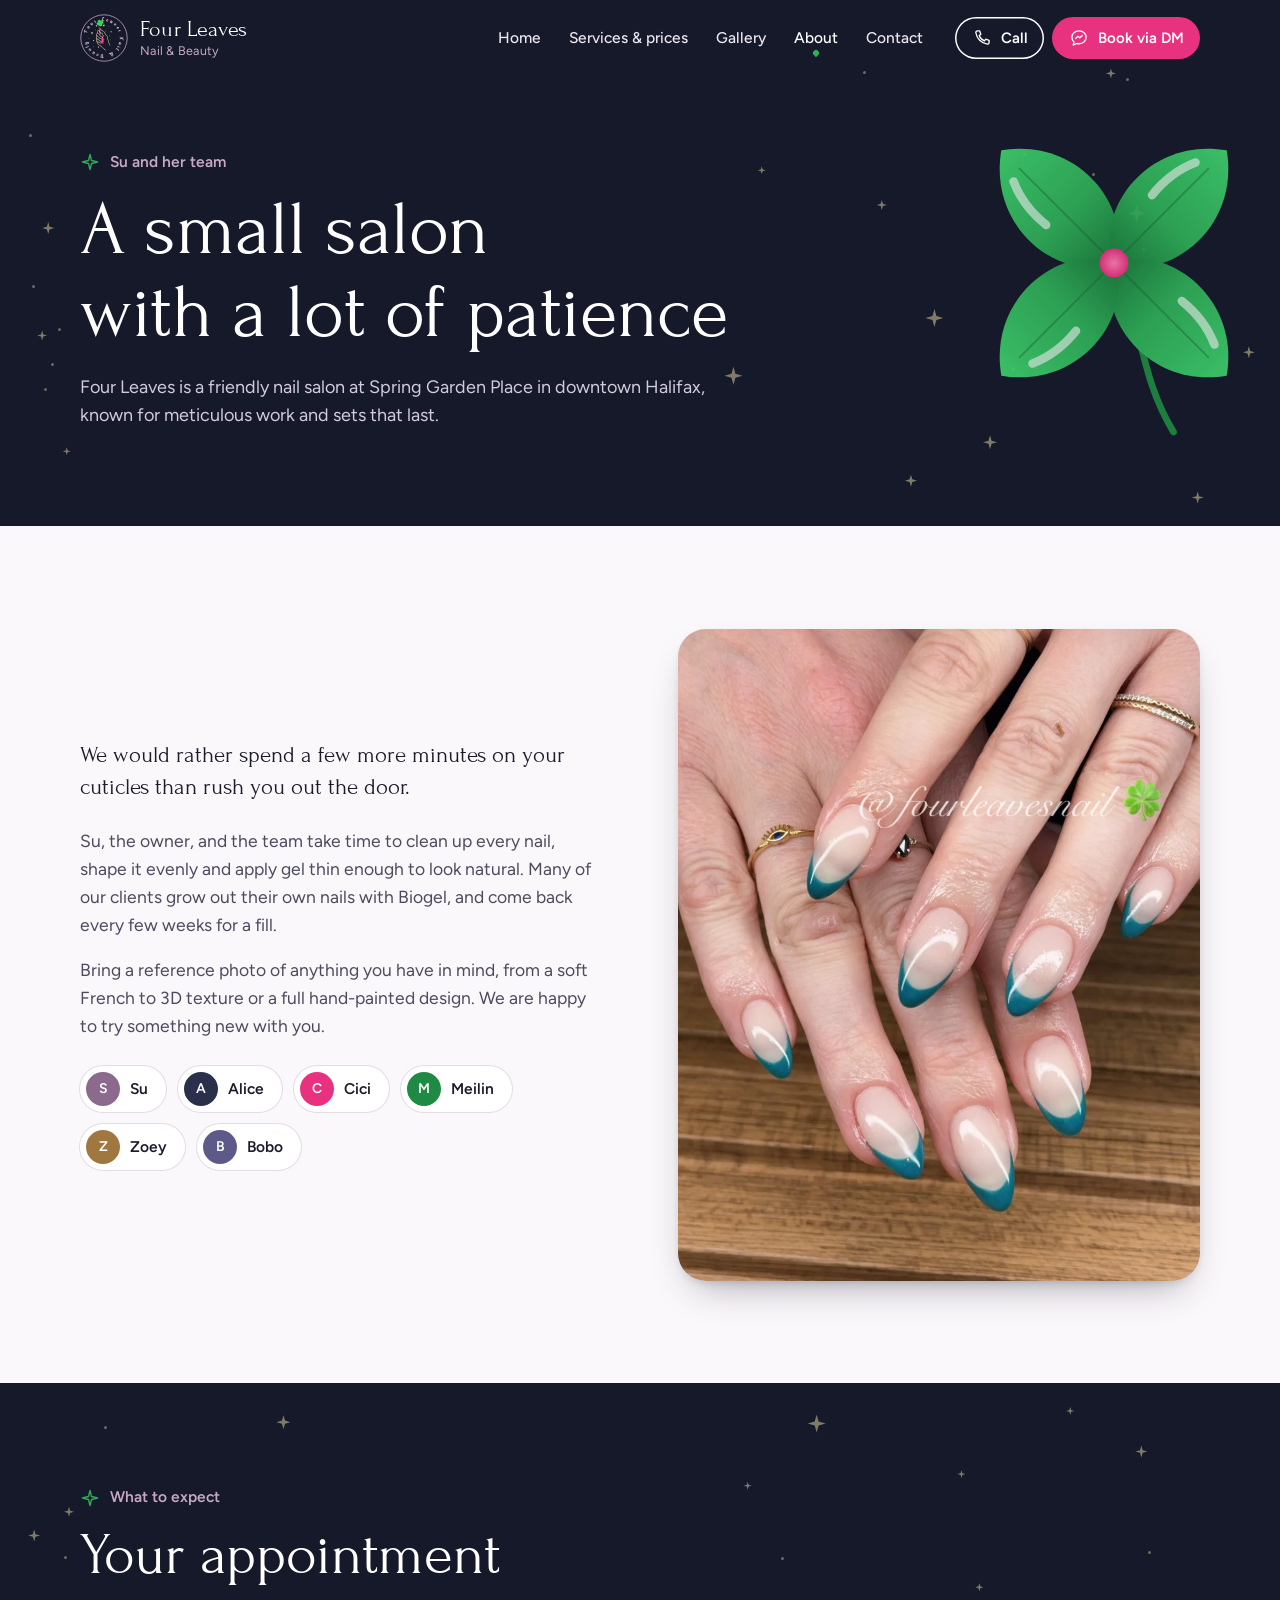
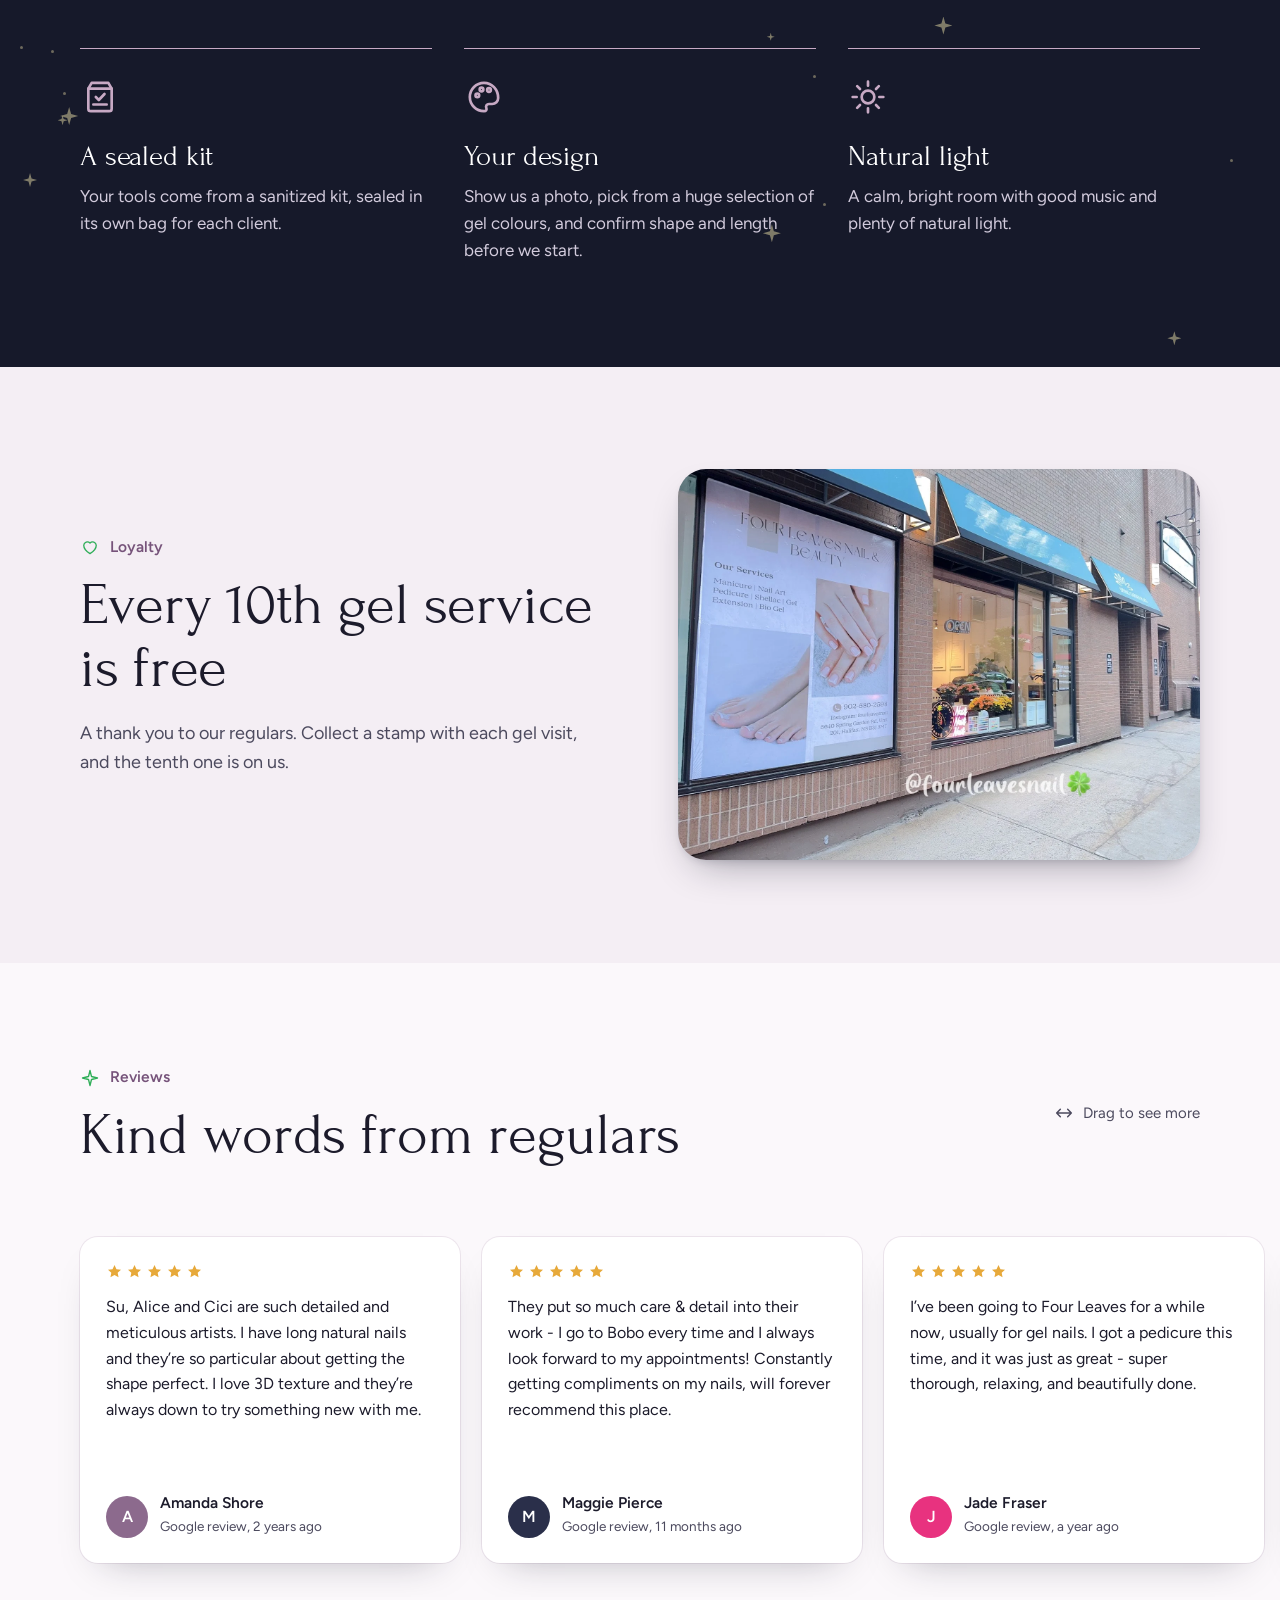
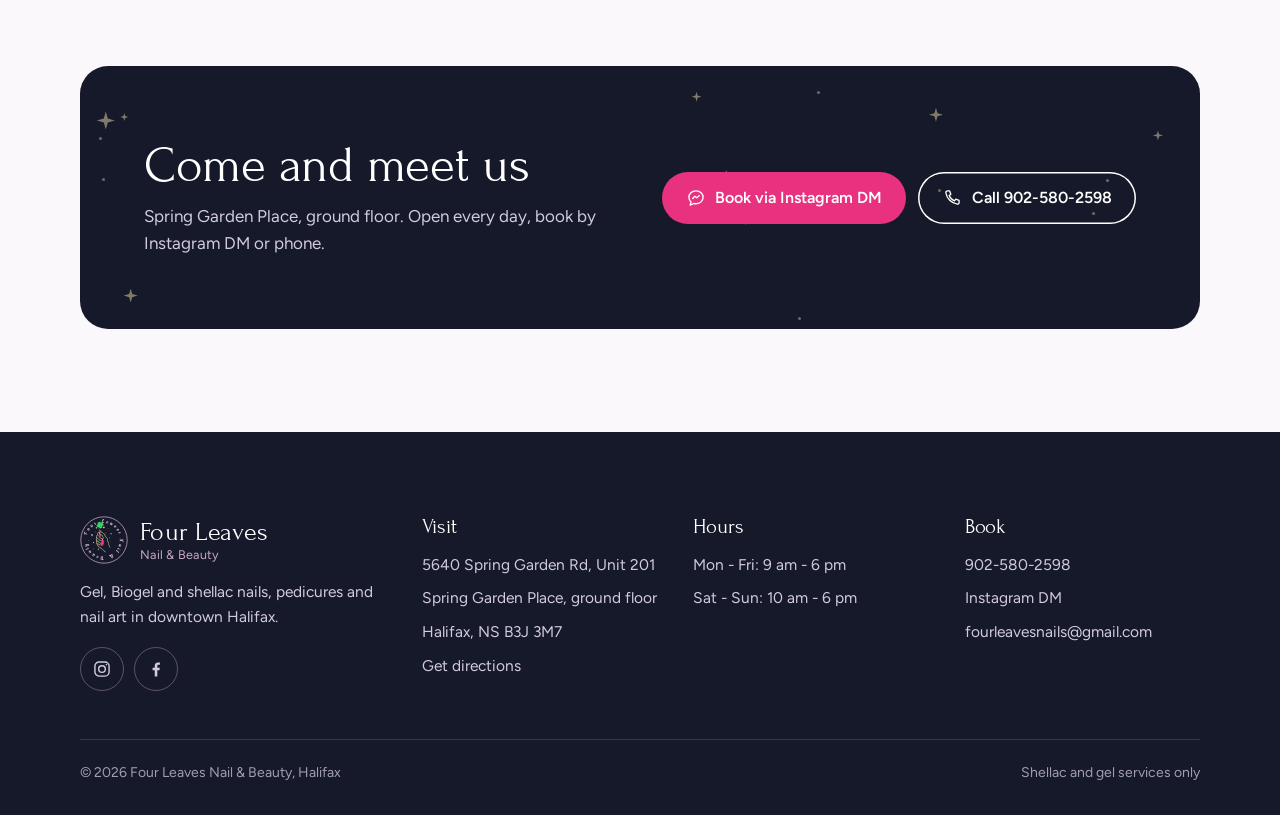
<file: about.html>
<!doctype html>
<html lang="en" class="no-js">
<head>
<meta charset="utf-8">
<meta name="viewport" content="width=device-width, initial-scale=1, viewport-fit=cover">
<script>(function(d){d.classList.remove("no-js");if(!matchMedia("(prefers-reduced-motion: reduce)").matches){d.classList.add("js-anim");setTimeout(function(){d.classList.remove("js-anim")},3200)}})(document.documentElement)</script>
<title>About | Four Leaves Nail & Beauty, Halifax</title>
<meta name="description" content="Su and her team at Four Leaves Nail & Beauty: detail-focused gel and Biogel nails at Spring Garden Place, downtown Halifax.">
<meta name="robots" content="noindex, nofollow">
<meta name="theme-color" content="#16192a">
<meta property="og:type" content="website">
<meta property="og:site_name" content="Four Leaves Nail &amp; Beauty">
<meta property="og:title" content="About | Four Leaves Nail & Beauty, Halifax">
<meta property="og:description" content="Su and her team at Four Leaves Nail & Beauty: detail-focused gel and Biogel nails at Spring Garden Place, downtown Halifax.">
<meta property="og:url" content="https://konkos-design.github.io/four-leaves-nail-beauty/about.html">
<meta property="og:image" content="https://konkos-design.github.io/four-leaves-nail-beauty/img/og-image.jpg">
<meta property="og:image:width" content="1200">
<meta property="og:image:height" content="630">
<meta property="og:image:alt" content="Four Leaves Nail &amp; Beauty, nail salon in Halifax">
<meta name="twitter:card" content="summary_large_image">
<meta name="twitter:title" content="About | Four Leaves Nail & Beauty, Halifax">
<meta name="twitter:description" content="Su and her team at Four Leaves Nail & Beauty: detail-focused gel and Biogel nails at Spring Garden Place, downtown Halifax.">
<meta name="twitter:image" content="https://konkos-design.github.io/four-leaves-nail-beauty/img/og-image.jpg">
<link rel="icon" href="favicon.ico" sizes="any">
<link rel="icon" href="img/favicon.svg" type="image/svg+xml">
<link rel="apple-touch-icon" href="img/apple-touch-icon.png">
<link rel="preload" href="fonts/forum.woff2" as="font" type="font/woff2" crossorigin>
<link rel="preload" href="fonts/figtree.woff2" as="font" type="font/woff2" crossorigin>
<link rel="stylesheet" href="css/style.css">
</head>
<body class="pg-about">
<a class="skip" href="#main">Skip to content</a>
<header class="hdr" id="hdr">
  <div class="wrap hdr__in">
    <a class="brand" href="index.html"><img src="img/logo.svg" alt="" width="48" height="48"><span>Four Leaves<small>Nail &amp; Beauty</small></span></a>
    <nav class="nav" aria-label="Main"><a href="index.html">Home</a><a href="services.html">Services &amp; prices</a><a href="gallery.html">Gallery</a><a href="about.html" aria-current="page">About</a><a href="contact.html">Contact</a></nav>
    <div class="hdr__cta">
      <a class="btn btn--ghost btn--sm" href="tel:+19025802598"><svg viewBox="0 0 24 24" fill="none" stroke="currentColor" stroke-width="1.6" stroke-linecap="round" stroke-linejoin="round" aria-hidden="true"><path d="M6.6 3.5h2.6l1.4 4-2 1.5a11 11 0 0 0 6.4 6.4l1.5-2 4 1.4v2.6a2 2 0 0 1-2.2 2A16.5 16.5 0 0 1 4.6 5.7a2 2 0 0 1 2-2.2z"/></svg>Call</a>
      <a class="btn btn--sm" href="https://ig.me/m/fourleavesnail" target="_blank" rel="noopener"><svg viewBox="0 0 24 24" fill="none" stroke="currentColor" stroke-width="1.6" stroke-linecap="round" stroke-linejoin="round" aria-hidden="true"><path d="M12 3.5c5 0 8.5 3.4 8.5 7.7s-3.5 7.7-8.5 7.7c-.9 0-1.8-.1-2.6-.3L5 20.5l1-3.7A7.4 7.4 0 0 1 3.5 11.2C3.5 6.9 7 3.5 12 3.5z"/><path d="M8 12.6l2.7-2.6 2.2 1.7L16 9"/></svg>Book via DM</a>
    </div>
    <button class="burger" id="burger" aria-label="Open menu" aria-expanded="false" aria-controls="mnav"><span></span><span></span><span></span></button>
  </div>
</header>
<nav class="mnav" id="mnav" aria-label="Mobile">
  <a class="mnav__l" href="index.html">Home</a><a class="mnav__l" href="services.html">Services &amp; prices</a><a class="mnav__l" href="gallery.html">Gallery</a><a class="mnav__l" href="about.html" aria-current="page">About</a><a class="mnav__l" href="contact.html">Contact</a>
  <div class="mnav__cta">
    <a class="btn" href="https://ig.me/m/fourleavesnail" target="_blank" rel="noopener"><svg viewBox="0 0 24 24" fill="none" stroke="currentColor" stroke-width="1.6" stroke-linecap="round" stroke-linejoin="round" aria-hidden="true"><path d="M12 3.5c5 0 8.5 3.4 8.5 7.7s-3.5 7.7-8.5 7.7c-.9 0-1.8-.1-2.6-.3L5 20.5l1-3.7A7.4 7.4 0 0 1 3.5 11.2C3.5 6.9 7 3.5 12 3.5z"/><path d="M8 12.6l2.7-2.6 2.2 1.7L16 9"/></svg>Book via Instagram DM</a>
    <a class="btn btn--ghost" href="tel:+19025802598"><svg viewBox="0 0 24 24" fill="none" stroke="currentColor" stroke-width="1.6" stroke-linecap="round" stroke-linejoin="round" aria-hidden="true"><path d="M6.6 3.5h2.6l1.4 4-2 1.5a11 11 0 0 0 6.4 6.4l1.5-2 4 1.4v2.6a2 2 0 0 1-2.2 2A16.5 16.5 0 0 1 4.6 5.7a2 2 0 0 1 2-2.2z"/></svg>Call 902-580-2598</a>
    <div class="mnav__meta">5640 Spring Garden Rd, Unit 201, Spring Garden Place, Halifax, NS B3J 3M7</div>
  </div>
</nav>
<main id="main">
<section class="phero"><div class="sky" aria-hidden="true"><b style="left:2.5%;top:54.1%"></b><b style="left:89.2%;top:47.2%"></b><b style="left:79.1%;top:70.0%"></b><b style="left:4.5%;top:62.4%"></b><b style="left:3.4%;top:73.8%"></b><i style="left:72.3%;top:58.7%;--s:18px;--d:4.3s;--dl:-5.6s"></i><i style="left:86.4%;top:13.0%;--s:10px;--d:3.8s;--dl:-4.0s"></i><i style="left:76.8%;top:82.7%;--s:14px;--d:4.7s;--dl:-3.2s"></i><b style="left:2.3%;top:25.4%"></b><i class="m" style="left:97.1%;top:65.8%;--s:12px;--d:5.9s;--dl:-5.4s"></i><i style="left:56.6%;top:69.7%;--s:18px;--d:3.8s;--dl:-0.7s"></i><i style="left:2.9%;top:62.8%;--s:10px;--d:3.1s;--dl:-2.6s"></i><b style="left:88.0%;top:14.9%"></b><i style="left:4.9%;top:85.0%;--s:8px;--d:3.3s;--dl:-3.2s"></i><i style="left:93.1%;top:93.4%;--s:12px;--d:3.5s;--dl:-0.3s"></i><b style="left:85.3%;top:32.9%"></b><i style="left:88.1%;top:38.8%;--s:18px;--d:4.2s;--dl:-5.2s"></i><b style="left:67.4%;top:13.4%"></b><b style="left:79.9%;top:29.0%"></b><i style="left:70.7%;top:90.2%;--s:12px;--d:4.6s;--dl:-3.3s"></i><i style="left:3.3%;top:42.2%;--s:12px;--d:4.4s;--dl:-4.1s"></i><b style="left:4.0%;top:69.0%"></b><i style="left:68.5%;top:38.0%;--s:10px;--d:3.9s;--dl:-2.2s"></i><i style="left:59.2%;top:31.6%;--s:8px;--d:5.9s;--dl:-4.1s"></i></div>
  <svg class="clv phero__clv" viewBox="0 0 400 400" aria-hidden="true"><defs><linearGradient id="lgp" x1="0" y1="0" x2="0" y2="1"><stop offset="0" stop-color="#3fd06d"/><stop offset=".6" stop-color="#2fae58"/><stop offset="1" stop-color="#1c7f3d"/></linearGradient><radialGradient id="cgp"><stop offset="0" stop-color="#ff7fb3"/><stop offset="1" stop-color="#e8327f"/></radialGradient></defs><path class="stem" d="M206 214 C 230 270, 228 320, 262 376"/><g class="lf" data-leaf="0"><g transform="rotate(-45 200 200)"><path d="M200 200 C 146 176, 132 82, 200 34 C 268 82, 254 176, 200 200 Z" fill="url(#lgp)"/><path d="M186 66 C 178 84, 176 104, 178 122" stroke="rgba(255,255,255,.6)" stroke-width="9" fill="none" stroke-linecap="round"/><path d="M200 196 C 200 150, 200 100, 200 60" stroke="rgba(20,90,45,.35)" stroke-width="2" fill="none"/></g></g><g class="lf" data-leaf="1"><g transform="rotate(45 200 200)"><path d="M200 200 C 146 176, 132 82, 200 34 C 268 82, 254 176, 200 200 Z" fill="url(#lgp)"/><path d="M186 66 C 178 84, 176 104, 178 122" stroke="rgba(255,255,255,.6)" stroke-width="9" fill="none" stroke-linecap="round"/><path d="M200 196 C 200 150, 200 100, 200 60" stroke="rgba(20,90,45,.35)" stroke-width="2" fill="none"/></g></g><g class="lf" data-leaf="2"><g transform="rotate(135 200 200)"><path d="M200 200 C 146 176, 132 82, 200 34 C 268 82, 254 176, 200 200 Z" fill="url(#lgp)"/><path d="M186 66 C 178 84, 176 104, 178 122" stroke="rgba(255,255,255,.6)" stroke-width="9" fill="none" stroke-linecap="round"/><path d="M200 196 C 200 150, 200 100, 200 60" stroke="rgba(20,90,45,.35)" stroke-width="2" fill="none"/></g></g><g class="lf" data-leaf="3"><g transform="rotate(225 200 200)"><path d="M200 200 C 146 176, 132 82, 200 34 C 268 82, 254 176, 200 200 Z" fill="url(#lgp)"/><path d="M186 66 C 178 84, 176 104, 178 122" stroke="rgba(255,255,255,.6)" stroke-width="9" fill="none" stroke-linecap="round"/><path d="M200 196 C 200 150, 200 100, 200 60" stroke="rgba(20,90,45,.35)" stroke-width="2" fill="none"/></g></g><circle cx="200" cy="200" r="15" fill="url(#cgp)"/></svg>
  <div class="wrap phero__in">
    <div class="kick"><svg viewBox="0 0 24 24" fill="none" stroke="currentColor" stroke-width="1.6" stroke-linecap="round" stroke-linejoin="round" aria-hidden="true"><path d="M12 3l1.8 7.2L21 12l-7.2 1.8L12 21l-1.8-7.2L3 12l7.2-1.8z"/></svg>Su and her team</div>
    <h1><span class="ln"><span>A small salon</span></span><span class="ln"><span>with a lot of patience</span></span></h1>
    <p>Four Leaves is a friendly nail salon at Spring Garden Place in downtown Halifax, known for meticulous work and sets that last.</p>
  </div>
</section>
<section class="sec">
  <div class="wrap split">
    <div class="prose">
      <p class="rv">We would rather spend a few more minutes on your cuticles than rush you out the door.</p>
      <p class="rv">Su, the owner, and the team take time to clean up every nail, shape it evenly and apply gel thin enough to look natural. Many of our clients grow out their own nails with Biogel, and come back every few weeks for a fill.</p>
      <p class="rv">Bring a reference photo of anything you have in mind, from a soft French to 3D texture or a full hand-painted design. We are happy to try something new with you.</p>
      <div class="team rv" aria-label="Our nail artists"><span><i class="ava" style="--c:#8c6a8d;font-style:normal">S</i>Su</span><span><i class="ava" style="--c:#2a2f4a;font-style:normal">A</i>Alice</span><span><i class="ava" style="--c:#e8327f;font-style:normal">C</i>Cici</span><span><i class="ava" style="--c:#1f8a43;font-style:normal">M</i>Meilin</span><span><i class="ava" style="--c:#a0783f;font-style:normal">Z</i>Zoey</span><span><i class="ava" style="--c:#5d5a8a;font-style:normal">B</i>Bobo</span></div>
    </div>
    <div class="photo photo--tall rv"><img src="img/g/ig10.webp" alt="Teal French tips on almond nails" width="1050" height="1400" loading="lazy" decoding="async"></div>
  </div>
</section>

<section class="sec sec--night">
  <div class="sky" aria-hidden="true"><i style="left:4.7%;top:55.5%;--s:18px;--d:4.4s;--dl:-3.7s"></i><b style="left:1.6%;top:45.1%"></b><b style="left:4.0%;top:45.7%"></b><b style="left:8.1%;top:7.3%"></b><i style="left:59.6%;top:75.6%;--s:18px;--d:5.5s;--dl:-3.1s"></i><b style="left:63.5%;top:50.0%"></b><b style="left:5.0%;top:29.6%"></b><i style="left:2.2%;top:25.1%;--s:12px;--d:4.2s;--dl:-5.7s"></i><i style="left:83.3%;top:4.1%;--s:8px;--d:4.4s;--dl:-5.9s"></i><i style="left:88.7%;top:10.7%;--s:12px;--d:4.0s;--dl:-5.8s"></i><i style="left:74.8%;top:14.9%;--s:8px;--d:3.0s;--dl:-2.8s"></i><i style="left:1.8%;top:66.8%;--s:14px;--d:3.3s;--dl:-2.5s"></i><b style="left:89.7%;top:28.8%"></b><i style="left:5.0%;top:21.2%;--s:10px;--d:3.6s;--dl:-1.5s"></i><i style="left:76.2%;top:34.3%;--s:8px;--d:3.2s;--dl:-1.3s"></i><i style="left:63.1%;top:5.4%;--s:18px;--d:4.4s;--dl:-5.8s"></i><i style="left:4.5%;top:56.9%;--s:10px;--d:5.5s;--dl:-1.5s"></i><b style="left:64.3%;top:72.0%"></b><i style="left:59.9%;top:42.8%;--s:8px;--d:4.5s;--dl:-1.5s"></i><i style="left:73.0%;top:40.0%;--s:18px;--d:4.5s;--dl:-3.1s"></i><i style="left:91.2%;top:93.9%;--s:14px;--d:4.7s;--dl:-5.1s"></i><b style="left:61.0%;top:29.8%"></b><i style="left:21.6%;top:5.5%;--s:14px;--d:3.7s;--dl:-0.3s"></i><b style="left:4.9%;top:52.9%"></b><b class="m" style="left:96.1%;top:64.4%"></b><i style="left:58.1%;top:16.9%;--s:8px;--d:4.4s;--dl:-2.1s"></i></div>
  <div class="wrap" style="position:relative">
    <div class="head rv"><div class="kick"><svg viewBox="0 0 24 24" fill="none" stroke="currentColor" stroke-width="1.6" stroke-linecap="round" stroke-linejoin="round" aria-hidden="true"><path d="M12 3l1.8 7.2L21 12l-7.2 1.8L12 21l-1.8-7.2L3 12l7.2-1.8z"/></svg>What to expect</div><h2 class="h2">Your appointment</h2></div>
    <div class="trio">
      <div class="rv"><svg viewBox="0 0 24 24" fill="none" stroke="currentColor" stroke-width="1.6" stroke-linecap="round" stroke-linejoin="round" aria-hidden="true"><path d="M5 7h14v12a1.5 1.5 0 0 1-1.5 1.5h-11A1.5 1.5 0 0 1 5 19z"/><path d="M5 7l2-3.5h10L19 7"/><path d="M9.5 12l1.8 1.8 3.4-3.6"/><path d="M8 16.5h8"/></svg><h3>A sealed kit</h3><p>Your tools come from a sanitized kit, sealed in its own bag for each client.</p></div>
      <div class="rv" style="--dl:.1s"><svg viewBox="0 0 24 24" fill="none" stroke="currentColor" stroke-width="1.6" stroke-linecap="round" stroke-linejoin="round" aria-hidden="true"><path d="M12 3.5a8.5 8.5 0 1 0 0 17c1.3 0 1.8-.9 1.4-1.9-.5-1.2.2-2.4 1.6-2.4h1.9a3.6 3.6 0 0 0 3.6-3.6C20.5 7.3 16.7 3.5 12 3.5z"/><circle cx="8" cy="11" r="1.1"/><circle cx="10.5" cy="7.5" r="1.1"/><circle cx="15" cy="7.8" r="1.1"/></svg><h3>Your design</h3><p>Show us a photo, pick from a huge selection of gel colours, and confirm shape and length before we start.</p></div>
      <div class="rv" style="--dl:.2s"><svg viewBox="0 0 24 24" fill="none" stroke="currentColor" stroke-width="1.6" stroke-linecap="round" stroke-linejoin="round" aria-hidden="true"><circle cx="12" cy="12" r="3.8"/><path d="M12 2.8v2.4M12 18.8v2.4M2.8 12h2.4M18.8 12h2.4M5.5 5.5l1.7 1.7M16.8 16.8l1.7 1.7M5.5 18.5l1.7-1.7M16.8 7.2l1.7-1.7"/></svg><h3>Natural light</h3><p>A calm, bright room with good music and plenty of natural light.</p></div>
    </div>
  </div>
</section>

<section class="sec sec--mist">
  <div class="wrap loyal">
    <div class="rv">
      <div class="kick"><svg viewBox="0 0 24 24" fill="none" stroke="currentColor" stroke-width="1.6" stroke-linecap="round" stroke-linejoin="round" aria-hidden="true"><path d="M12 20s-7.5-4.4-7.5-10A4.3 4.3 0 0 1 12 7.4 4.3 4.3 0 0 1 19.5 10c0 5.6-7.5 10-7.5 10z"/></svg>Loyalty</div>
      <h2 class="h2">Every 10th gel service is free</h2>
      <p class="intro">A thank you to our regulars. Collect a stamp with each gel visit, and the tenth one is on us.</p>
    </div>
    <div class="photo photo--wide rv"><img src="img/storefront.webp" alt="Salon window at Spring Garden Place" width="1800" height="1350" loading="lazy" decoding="async"></div>
  </div>
</section>

<section class="sec" style="padding-bottom:calc(var(--sec) - 34px)">
  <div class="wrap"><div class="head strip-hint"><div class="rv"><div class="kick"><svg viewBox="0 0 24 24" fill="none" stroke="currentColor" stroke-width="1.6" stroke-linecap="round" stroke-linejoin="round" aria-hidden="true"><path d="M12 3l1.8 7.2L21 12l-7.2 1.8L12 21l-1.8-7.2L3 12l7.2-1.8z"/></svg>Reviews</div><h2 class="h2" style="margin:0">Kind words from regulars</h2></div><div class="rv"><span class="drag-hint"><svg viewBox="0 0 24 24" fill="none" stroke="currentColor" stroke-width="1.6" stroke-linecap="round" stroke-linejoin="round" aria-hidden="true"><path d="M8 8l-4 4 4 4M16 8l4 4-4 4M4 12h16"/></svg>Drag to see more</span></div></div></div>
  <div class="strip rv" data-drag tabindex="0" aria-label="Scrollable row"><div class="strip__track"><article class="rv-card"><div class="rv-card__stars" role="img" aria-label="5 out of 5 stars"><svg viewBox="0 0 24 24" fill="currentColor" aria-hidden="true"><path d="M12 2.8l2.8 5.9 6.4.8-4.7 4.4 1.2 6.3L12 17.1l-5.7 3.1 1.2-6.3-4.7-4.4 6.4-.8z"/></svg><svg viewBox="0 0 24 24" fill="currentColor" aria-hidden="true"><path d="M12 2.8l2.8 5.9 6.4.8-4.7 4.4 1.2 6.3L12 17.1l-5.7 3.1 1.2-6.3-4.7-4.4 6.4-.8z"/></svg><svg viewBox="0 0 24 24" fill="currentColor" aria-hidden="true"><path d="M12 2.8l2.8 5.9 6.4.8-4.7 4.4 1.2 6.3L12 17.1l-5.7 3.1 1.2-6.3-4.7-4.4 6.4-.8z"/></svg><svg viewBox="0 0 24 24" fill="currentColor" aria-hidden="true"><path d="M12 2.8l2.8 5.9 6.4.8-4.7 4.4 1.2 6.3L12 17.1l-5.7 3.1 1.2-6.3-4.7-4.4 6.4-.8z"/></svg><svg viewBox="0 0 24 24" fill="currentColor" aria-hidden="true"><path d="M12 2.8l2.8 5.9 6.4.8-4.7 4.4 1.2 6.3L12 17.1l-5.7 3.1 1.2-6.3-4.7-4.4 6.4-.8z"/></svg></div><p>Su, Alice and Cici are such detailed and meticulous artists. I have long natural nails and they’re so particular about getting the shape perfect. I love 3D texture and they’re always down to try something new with me.</p><div class="rv-who"><span class="ava" style="--c:#8c6a8d">A</span><div><b>Amanda Shore</b><small>Google review, 2 years ago</small></div></div></article><article class="rv-card"><div class="rv-card__stars" role="img" aria-label="5 out of 5 stars"><svg viewBox="0 0 24 24" fill="currentColor" aria-hidden="true"><path d="M12 2.8l2.8 5.9 6.4.8-4.7 4.4 1.2 6.3L12 17.1l-5.7 3.1 1.2-6.3-4.7-4.4 6.4-.8z"/></svg><svg viewBox="0 0 24 24" fill="currentColor" aria-hidden="true"><path d="M12 2.8l2.8 5.9 6.4.8-4.7 4.4 1.2 6.3L12 17.1l-5.7 3.1 1.2-6.3-4.7-4.4 6.4-.8z"/></svg><svg viewBox="0 0 24 24" fill="currentColor" aria-hidden="true"><path d="M12 2.8l2.8 5.9 6.4.8-4.7 4.4 1.2 6.3L12 17.1l-5.7 3.1 1.2-6.3-4.7-4.4 6.4-.8z"/></svg><svg viewBox="0 0 24 24" fill="currentColor" aria-hidden="true"><path d="M12 2.8l2.8 5.9 6.4.8-4.7 4.4 1.2 6.3L12 17.1l-5.7 3.1 1.2-6.3-4.7-4.4 6.4-.8z"/></svg><svg viewBox="0 0 24 24" fill="currentColor" aria-hidden="true"><path d="M12 2.8l2.8 5.9 6.4.8-4.7 4.4 1.2 6.3L12 17.1l-5.7 3.1 1.2-6.3-4.7-4.4 6.4-.8z"/></svg></div><p>They put so much care &amp; detail into their work - I go to Bobo every time and I always look forward to my appointments! Constantly getting compliments on my nails, will forever recommend this place.</p><div class="rv-who"><span class="ava" style="--c:#2a2f4a">M</span><div><b>Maggie Pierce</b><small>Google review, 11 months ago</small></div></div></article><article class="rv-card"><div class="rv-card__stars" role="img" aria-label="5 out of 5 stars"><svg viewBox="0 0 24 24" fill="currentColor" aria-hidden="true"><path d="M12 2.8l2.8 5.9 6.4.8-4.7 4.4 1.2 6.3L12 17.1l-5.7 3.1 1.2-6.3-4.7-4.4 6.4-.8z"/></svg><svg viewBox="0 0 24 24" fill="currentColor" aria-hidden="true"><path d="M12 2.8l2.8 5.9 6.4.8-4.7 4.4 1.2 6.3L12 17.1l-5.7 3.1 1.2-6.3-4.7-4.4 6.4-.8z"/></svg><svg viewBox="0 0 24 24" fill="currentColor" aria-hidden="true"><path d="M12 2.8l2.8 5.9 6.4.8-4.7 4.4 1.2 6.3L12 17.1l-5.7 3.1 1.2-6.3-4.7-4.4 6.4-.8z"/></svg><svg viewBox="0 0 24 24" fill="currentColor" aria-hidden="true"><path d="M12 2.8l2.8 5.9 6.4.8-4.7 4.4 1.2 6.3L12 17.1l-5.7 3.1 1.2-6.3-4.7-4.4 6.4-.8z"/></svg><svg viewBox="0 0 24 24" fill="currentColor" aria-hidden="true"><path d="M12 2.8l2.8 5.9 6.4.8-4.7 4.4 1.2 6.3L12 17.1l-5.7 3.1 1.2-6.3-4.7-4.4 6.4-.8z"/></svg></div><p>I’ve been going to Four Leaves for a while now, usually for gel nails. I got a pedicure this time, and it was just as great - super thorough, relaxing, and beautifully done.</p><div class="rv-who"><span class="ava" style="--c:#e8327f">J</span><div><b>Jade Fraser</b><small>Google review, a year ago</small></div></div></article><article class="rv-card"><div class="rv-card__stars" role="img" aria-label="5 out of 5 stars"><svg viewBox="0 0 24 24" fill="currentColor" aria-hidden="true"><path d="M12 2.8l2.8 5.9 6.4.8-4.7 4.4 1.2 6.3L12 17.1l-5.7 3.1 1.2-6.3-4.7-4.4 6.4-.8z"/></svg><svg viewBox="0 0 24 24" fill="currentColor" aria-hidden="true"><path d="M12 2.8l2.8 5.9 6.4.8-4.7 4.4 1.2 6.3L12 17.1l-5.7 3.1 1.2-6.3-4.7-4.4 6.4-.8z"/></svg><svg viewBox="0 0 24 24" fill="currentColor" aria-hidden="true"><path d="M12 2.8l2.8 5.9 6.4.8-4.7 4.4 1.2 6.3L12 17.1l-5.7 3.1 1.2-6.3-4.7-4.4 6.4-.8z"/></svg><svg viewBox="0 0 24 24" fill="currentColor" aria-hidden="true"><path d="M12 2.8l2.8 5.9 6.4.8-4.7 4.4 1.2 6.3L12 17.1l-5.7 3.1 1.2-6.3-4.7-4.4 6.4-.8z"/></svg><svg viewBox="0 0 24 24" fill="currentColor" aria-hidden="true"><path d="M12 2.8l2.8 5.9 6.4.8-4.7 4.4 1.2 6.3L12 17.1l-5.7 3.1 1.2-6.3-4.7-4.4 6.4-.8z"/></svg></div><p>I’ve been going to Four Leaves for over a year and I always leave obsessed with my nails! I always book with Alice - she’s incredible. She’s fast, super talented, and nails exactly what I ask for every single time.</p><div class="rv-who"><span class="ava" style="--c:#1f8a43">k</span><div><b>katie flewelling</b><small>Google review, 10 months ago</small></div></div></article><article class="rv-card"><div class="rv-card__stars" role="img" aria-label="5 out of 5 stars"><svg viewBox="0 0 24 24" fill="currentColor" aria-hidden="true"><path d="M12 2.8l2.8 5.9 6.4.8-4.7 4.4 1.2 6.3L12 17.1l-5.7 3.1 1.2-6.3-4.7-4.4 6.4-.8z"/></svg><svg viewBox="0 0 24 24" fill="currentColor" aria-hidden="true"><path d="M12 2.8l2.8 5.9 6.4.8-4.7 4.4 1.2 6.3L12 17.1l-5.7 3.1 1.2-6.3-4.7-4.4 6.4-.8z"/></svg><svg viewBox="0 0 24 24" fill="currentColor" aria-hidden="true"><path d="M12 2.8l2.8 5.9 6.4.8-4.7 4.4 1.2 6.3L12 17.1l-5.7 3.1 1.2-6.3-4.7-4.4 6.4-.8z"/></svg><svg viewBox="0 0 24 24" fill="currentColor" aria-hidden="true"><path d="M12 2.8l2.8 5.9 6.4.8-4.7 4.4 1.2 6.3L12 17.1l-5.7 3.1 1.2-6.3-4.7-4.4 6.4-.8z"/></svg><svg viewBox="0 0 24 24" fill="currentColor" aria-hidden="true"><path d="M12 2.8l2.8 5.9 6.4.8-4.7 4.4 1.2 6.3L12 17.1l-5.7 3.1 1.2-6.3-4.7-4.4 6.4-.8z"/></svg></div><p>Cici did a brand new set of gelx with hand painted french tip and I am in LOVE! Shape is perfect. Colours are perfect and exactly what I asked for. She really paid attention to every detail.</p><div class="rv-who"><span class="ava" style="--c:#a0783f">H</span><div><b>Heather W</b><small>Google review, a year ago</small></div></div></article><article class="rv-card"><div class="rv-card__stars" role="img" aria-label="5 out of 5 stars"><svg viewBox="0 0 24 24" fill="currentColor" aria-hidden="true"><path d="M12 2.8l2.8 5.9 6.4.8-4.7 4.4 1.2 6.3L12 17.1l-5.7 3.1 1.2-6.3-4.7-4.4 6.4-.8z"/></svg><svg viewBox="0 0 24 24" fill="currentColor" aria-hidden="true"><path d="M12 2.8l2.8 5.9 6.4.8-4.7 4.4 1.2 6.3L12 17.1l-5.7 3.1 1.2-6.3-4.7-4.4 6.4-.8z"/></svg><svg viewBox="0 0 24 24" fill="currentColor" aria-hidden="true"><path d="M12 2.8l2.8 5.9 6.4.8-4.7 4.4 1.2 6.3L12 17.1l-5.7 3.1 1.2-6.3-4.7-4.4 6.4-.8z"/></svg><svg viewBox="0 0 24 24" fill="currentColor" aria-hidden="true"><path d="M12 2.8l2.8 5.9 6.4.8-4.7 4.4 1.2 6.3L12 17.1l-5.7 3.1 1.2-6.3-4.7-4.4 6.4-.8z"/></svg><svg viewBox="0 0 24 24" fill="currentColor" aria-hidden="true"><path d="M12 2.8l2.8 5.9 6.4.8-4.7 4.4 1.2 6.3L12 17.1l-5.7 3.1 1.2-6.3-4.7-4.4 6.4-.8z"/></svg></div><p>I have tried so many nail salons in the downtown Halifax area but have had inconsistent experiences, until a friend recommended Four Leaves and I had the good luck of finding Cici. She does a great, thorough job in such a short time. Great colour selection as well!</p><div class="rv-who"><span class="ava" style="--c:#5d5a8a">L</span><div><b>Laura Hawkins</b><small>Google review, 2 months ago</small></div></div></article><article class="rv-card"><div class="rv-card__stars" role="img" aria-label="5 out of 5 stars"><svg viewBox="0 0 24 24" fill="currentColor" aria-hidden="true"><path d="M12 2.8l2.8 5.9 6.4.8-4.7 4.4 1.2 6.3L12 17.1l-5.7 3.1 1.2-6.3-4.7-4.4 6.4-.8z"/></svg><svg viewBox="0 0 24 24" fill="currentColor" aria-hidden="true"><path d="M12 2.8l2.8 5.9 6.4.8-4.7 4.4 1.2 6.3L12 17.1l-5.7 3.1 1.2-6.3-4.7-4.4 6.4-.8z"/></svg><svg viewBox="0 0 24 24" fill="currentColor" aria-hidden="true"><path d="M12 2.8l2.8 5.9 6.4.8-4.7 4.4 1.2 6.3L12 17.1l-5.7 3.1 1.2-6.3-4.7-4.4 6.4-.8z"/></svg><svg viewBox="0 0 24 24" fill="currentColor" aria-hidden="true"><path d="M12 2.8l2.8 5.9 6.4.8-4.7 4.4 1.2 6.3L12 17.1l-5.7 3.1 1.2-6.3-4.7-4.4 6.4-.8z"/></svg><svg viewBox="0 0 24 24" fill="currentColor" aria-hidden="true"><path d="M12 2.8l2.8 5.9 6.4.8-4.7 4.4 1.2 6.3L12 17.1l-5.7 3.1 1.2-6.3-4.7-4.4 6.4-.8z"/></svg></div><p>I’ve been getting my nails done here for nearly a year and I’m always so impressed. The girls are so nice and I always get so many compliments on my nails. Su and Alice are very meticulous and always do an amazing job!</p><div class="rv-who"><span class="ava" style="--c:#8c6a8d">P</span><div><b>Paige Elizabeth</b><small>Google review, a year ago</small></div></div></article><article class="rv-card"><div class="rv-card__stars" role="img" aria-label="5 out of 5 stars"><svg viewBox="0 0 24 24" fill="currentColor" aria-hidden="true"><path d="M12 2.8l2.8 5.9 6.4.8-4.7 4.4 1.2 6.3L12 17.1l-5.7 3.1 1.2-6.3-4.7-4.4 6.4-.8z"/></svg><svg viewBox="0 0 24 24" fill="currentColor" aria-hidden="true"><path d="M12 2.8l2.8 5.9 6.4.8-4.7 4.4 1.2 6.3L12 17.1l-5.7 3.1 1.2-6.3-4.7-4.4 6.4-.8z"/></svg><svg viewBox="0 0 24 24" fill="currentColor" aria-hidden="true"><path d="M12 2.8l2.8 5.9 6.4.8-4.7 4.4 1.2 6.3L12 17.1l-5.7 3.1 1.2-6.3-4.7-4.4 6.4-.8z"/></svg><svg viewBox="0 0 24 24" fill="currentColor" aria-hidden="true"><path d="M12 2.8l2.8 5.9 6.4.8-4.7 4.4 1.2 6.3L12 17.1l-5.7 3.1 1.2-6.3-4.7-4.4 6.4-.8z"/></svg><svg viewBox="0 0 24 24" fill="currentColor" aria-hidden="true"><path d="M12 2.8l2.8 5.9 6.4.8-4.7 4.4 1.2 6.3L12 17.1l-5.7 3.1 1.2-6.3-4.7-4.4 6.4-.8z"/></svg></div><p>They definitely prioritize quality over quantity here, which is evident by the way the technicians care about the small details of your nails. They have sanitized kits that they use for each client so it is very clean. The prices are also very reasonable.</p><div class="rv-who"><span class="ava" style="--c:#2a2f4a">L</span><div><b>Lauren Kent</b><small>Google review, 11 months ago</small></div></div></article><article class="rv-card"><div class="rv-card__stars" role="img" aria-label="5 out of 5 stars"><svg viewBox="0 0 24 24" fill="currentColor" aria-hidden="true"><path d="M12 2.8l2.8 5.9 6.4.8-4.7 4.4 1.2 6.3L12 17.1l-5.7 3.1 1.2-6.3-4.7-4.4 6.4-.8z"/></svg><svg viewBox="0 0 24 24" fill="currentColor" aria-hidden="true"><path d="M12 2.8l2.8 5.9 6.4.8-4.7 4.4 1.2 6.3L12 17.1l-5.7 3.1 1.2-6.3-4.7-4.4 6.4-.8z"/></svg><svg viewBox="0 0 24 24" fill="currentColor" aria-hidden="true"><path d="M12 2.8l2.8 5.9 6.4.8-4.7 4.4 1.2 6.3L12 17.1l-5.7 3.1 1.2-6.3-4.7-4.4 6.4-.8z"/></svg><svg viewBox="0 0 24 24" fill="currentColor" aria-hidden="true"><path d="M12 2.8l2.8 5.9 6.4.8-4.7 4.4 1.2 6.3L12 17.1l-5.7 3.1 1.2-6.3-4.7-4.4 6.4-.8z"/></svg><svg viewBox="0 0 24 24" fill="currentColor" aria-hidden="true"><path d="M12 2.8l2.8 5.9 6.4.8-4.7 4.4 1.2 6.3L12 17.1l-5.7 3.1 1.2-6.3-4.7-4.4 6.4-.8z"/></svg></div><p>Been coming for almost two years for the biogel nails. They’re the only thing that stopped my nails from breaking - they’re so much healthier now. Everyone is also so nice and talented.</p><div class="rv-who"><span class="ava" style="--c:#e8327f">E</span><div><b>Emilie Gatchell</b><small>Google review, 11 months ago</small></div></div></article><article class="rv-card"><div class="rv-card__stars" role="img" aria-label="5 out of 5 stars"><svg viewBox="0 0 24 24" fill="currentColor" aria-hidden="true"><path d="M12 2.8l2.8 5.9 6.4.8-4.7 4.4 1.2 6.3L12 17.1l-5.7 3.1 1.2-6.3-4.7-4.4 6.4-.8z"/></svg><svg viewBox="0 0 24 24" fill="currentColor" aria-hidden="true"><path d="M12 2.8l2.8 5.9 6.4.8-4.7 4.4 1.2 6.3L12 17.1l-5.7 3.1 1.2-6.3-4.7-4.4 6.4-.8z"/></svg><svg viewBox="0 0 24 24" fill="currentColor" aria-hidden="true"><path d="M12 2.8l2.8 5.9 6.4.8-4.7 4.4 1.2 6.3L12 17.1l-5.7 3.1 1.2-6.3-4.7-4.4 6.4-.8z"/></svg><svg viewBox="0 0 24 24" fill="currentColor" aria-hidden="true"><path d="M12 2.8l2.8 5.9 6.4.8-4.7 4.4 1.2 6.3L12 17.1l-5.7 3.1 1.2-6.3-4.7-4.4 6.4-.8z"/></svg><svg viewBox="0 0 24 24" fill="currentColor" aria-hidden="true"><path d="M12 2.8l2.8 5.9 6.4.8-4.7 4.4 1.2 6.3L12 17.1l-5.7 3.1 1.2-6.3-4.7-4.4 6.4-.8z"/></svg></div><p>Best spot in Hali, just had my 10th set for free!! I recommend this place to all of my friends. It’s a nice environment, natural lighting too :)</p><div class="rv-who"><span class="ava" style="--c:#1f8a43">D</span><div><b>Donna Marshall</b><small>Google review, 7 months ago</small></div></div></article></div></div>
</section>
<section class="sec" style="padding-top:0"><div class="wrap"><div class="band rv"><div class="sky" aria-hidden="true"><i style="left:3.6%;top:17.9%;--s:8px;--d:5.7s;--dl:-1.3s"></i><b style="left:2.0%;top:42.5%"></b><i class="m" style="left:95.8%;top:24.5%;--s:10px;--d:3.1s;--dl:-5.2s"></i><i style="left:1.5%;top:17.3%;--s:18px;--d:4.9s;--dl:-2.2s"></i><i style="left:54.6%;top:9.8%;--s:10px;--d:4.5s;--dl:-3.2s"></i><b style="left:76.6%;top:46.8%"></b><b style="left:1.7%;top:26.9%"></b><i style="left:3.9%;top:84.5%;--s:14px;--d:3.5s;--dl:-2.1s"></i><b style="left:91.6%;top:42.8%"></b><b style="left:90.4%;top:55.3%"></b><i style="left:59.1%;top:57.4%;--s:8px;--d:5.8s;--dl:-2.8s"></i><b style="left:65.8%;top:9.6%"></b><b style="left:64.1%;top:95.4%"></b><i style="left:56.9%;top:39.5%;--s:18px;--d:3.4s;--dl:-0.4s"></i><i style="left:75.8%;top:15.9%;--s:14px;--d:5.8s;--dl:-3.0s"></i><b style="left:61.8%;top:41.0%"></b></div>
  <div style="position:relative"><h2>Come and meet us</h2><p>Spring Garden Place, ground floor. Open every day, book by Instagram DM or phone.</p></div>
  <div class="btns"><a class="btn" href="https://ig.me/m/fourleavesnail" target="_blank" rel="noopener"><svg viewBox="0 0 24 24" fill="none" stroke="currentColor" stroke-width="1.6" stroke-linecap="round" stroke-linejoin="round" aria-hidden="true"><path d="M12 3.5c5 0 8.5 3.4 8.5 7.7s-3.5 7.7-8.5 7.7c-.9 0-1.8-.1-2.6-.3L5 20.5l1-3.7A7.4 7.4 0 0 1 3.5 11.2C3.5 6.9 7 3.5 12 3.5z"/><path d="M8 12.6l2.7-2.6 2.2 1.7L16 9"/></svg>Book via Instagram DM</a><a class="btn btn--ghost" href="tel:+19025802598"><svg viewBox="0 0 24 24" fill="none" stroke="currentColor" stroke-width="1.6" stroke-linecap="round" stroke-linejoin="round" aria-hidden="true"><path d="M6.6 3.5h2.6l1.4 4-2 1.5a11 11 0 0 0 6.4 6.4l1.5-2 4 1.4v2.6a2 2 0 0 1-2.2 2A16.5 16.5 0 0 1 4.6 5.7a2 2 0 0 1 2-2.2z"/></svg>Call 902-580-2598</a></div>
</div></div></section>
</main>
<footer class="ftr">
  <div class="wrap">
    <div class="ftr__grid">
      <div>
        <a class="brand" href="index.html"><img src="img/logo.svg" alt="" width="48" height="48"><span>Four Leaves<small>Nail &amp; Beauty</small></span></a>
        <p>Gel, Biogel and shellac nails, pedicures and nail art in downtown Halifax.</p>
        <div class="soc"><a href="https://www.instagram.com/fourleavesnail/" target="_blank" rel="noopener" aria-label="Instagram"><svg viewBox="0 0 24 24" fill="none" stroke="currentColor" stroke-width="1.7" aria-hidden="true"><rect x="3.5" y="3.5" width="17" height="17" rx="5"/><circle cx="12" cy="12" r="4"/><circle cx="17.3" cy="6.7" r="1" fill="currentColor" stroke="none"/></svg></a><a href="https://www.facebook.com/profile.php?id=100063720201563" target="_blank" rel="noopener" aria-label="Facebook"><svg viewBox="0 0 24 24" fill="currentColor" aria-hidden="true"><path d="M13.6 21v-7.6h2.6l.4-3h-3V8.5c0-.9.3-1.5 1.5-1.5h1.6V4.3c-.3 0-1.2-.1-2.3-.1-2.3 0-3.9 1.4-3.9 4v2.2H7.9v3h2.6V21z"/></svg></a></div>
      </div>
      <div>
        <h2 class="fh">Visit</h2>
        <ul><li>5640 Spring Garden Rd, Unit 201</li><li>Spring Garden Place, ground floor</li><li>Halifax, NS B3J 3M7</li><li><a href="https://www.google.com/maps/dir/?api=1&destination=Four+leaves+nail+%26+beauty+5640+Spring+Garden+Rd+Halifax+NS" target="_blank" rel="noopener">Get directions</a></li></ul>
      </div>
      <div>
        <h2 class="fh">Hours</h2>
        <ul><li>Mon - Fri: 9 am - 6 pm</li><li>Sat - Sun: 10 am - 6 pm</li></ul>
      </div>
      <div>
        <h2 class="fh">Book</h2>
        <ul><li><a href="tel:+19025802598">902-580-2598</a></li><li><a href="https://ig.me/m/fourleavesnail" target="_blank" rel="noopener">Instagram DM</a></li><li><a href="mailto:fourleavesnails@gmail.com">fourleavesnails@gmail.com</a></li></ul>
      </div>
    </div>
    <div class="ftr__bottom"><span>&copy; <span id="yr">2026</span> Four Leaves Nail &amp; Beauty, Halifax</span><span>Shellac and gel services only</span></div>
  </div>
</footer>
<div class="mbar" id="mbar"><a class="btn btn--ghost" href="tel:+19025802598"><svg viewBox="0 0 24 24" fill="none" stroke="currentColor" stroke-width="1.6" stroke-linecap="round" stroke-linejoin="round" aria-hidden="true"><path d="M6.6 3.5h2.6l1.4 4-2 1.5a11 11 0 0 0 6.4 6.4l1.5-2 4 1.4v2.6a2 2 0 0 1-2.2 2A16.5 16.5 0 0 1 4.6 5.7a2 2 0 0 1 2-2.2z"/></svg>Call</a><a class="btn" href="https://ig.me/m/fourleavesnail" target="_blank" rel="noopener"><svg viewBox="0 0 24 24" fill="none" stroke="currentColor" stroke-width="1.6" stroke-linecap="round" stroke-linejoin="round" aria-hidden="true"><path d="M12 3.5c5 0 8.5 3.4 8.5 7.7s-3.5 7.7-8.5 7.7c-.9 0-1.8-.1-2.6-.3L5 20.5l1-3.7A7.4 7.4 0 0 1 3.5 11.2C3.5 6.9 7 3.5 12 3.5z"/><path d="M8 12.6l2.7-2.6 2.2 1.7L16 9"/></svg>Book via DM</a></div>
<script src="js/gsap.min.js" defer></script>
<script src="js/ScrollTrigger.min.js" defer></script>
<script src="js/main.js" defer></script>
</body>
</html>
</file>
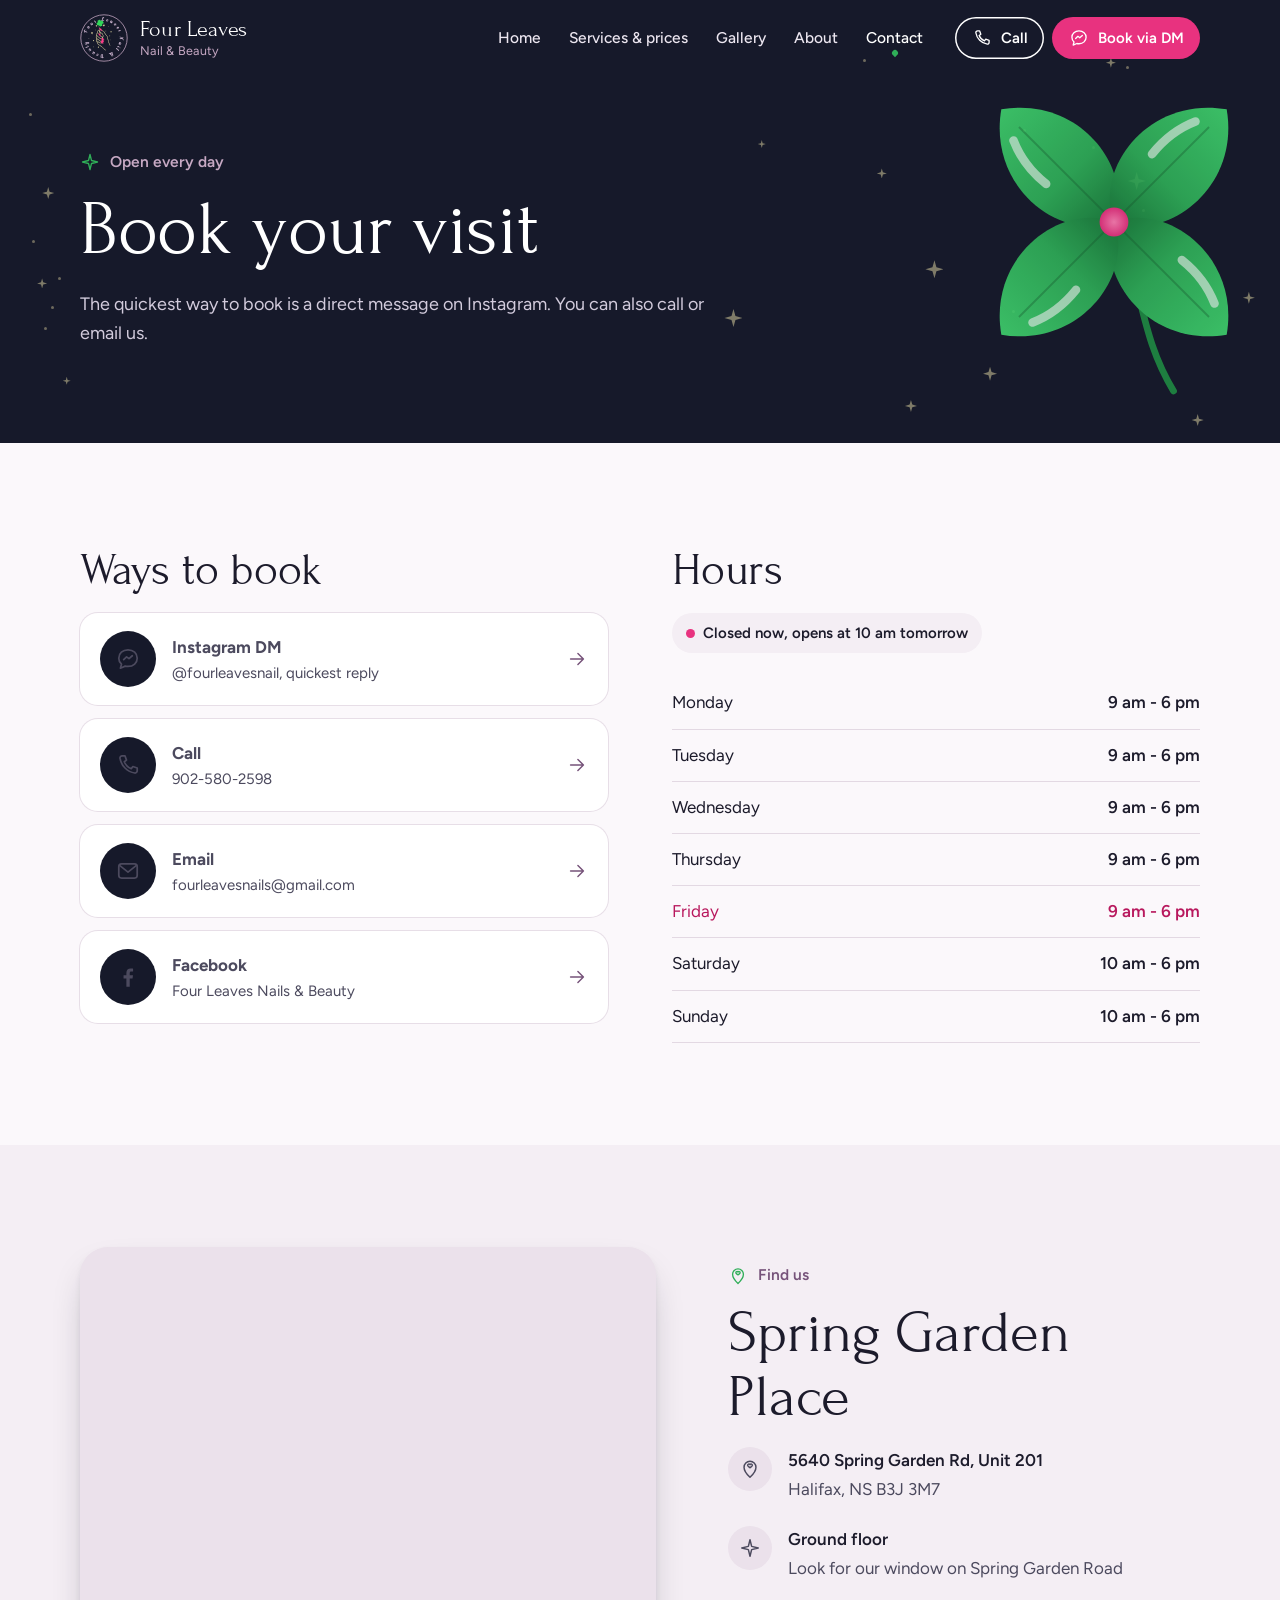
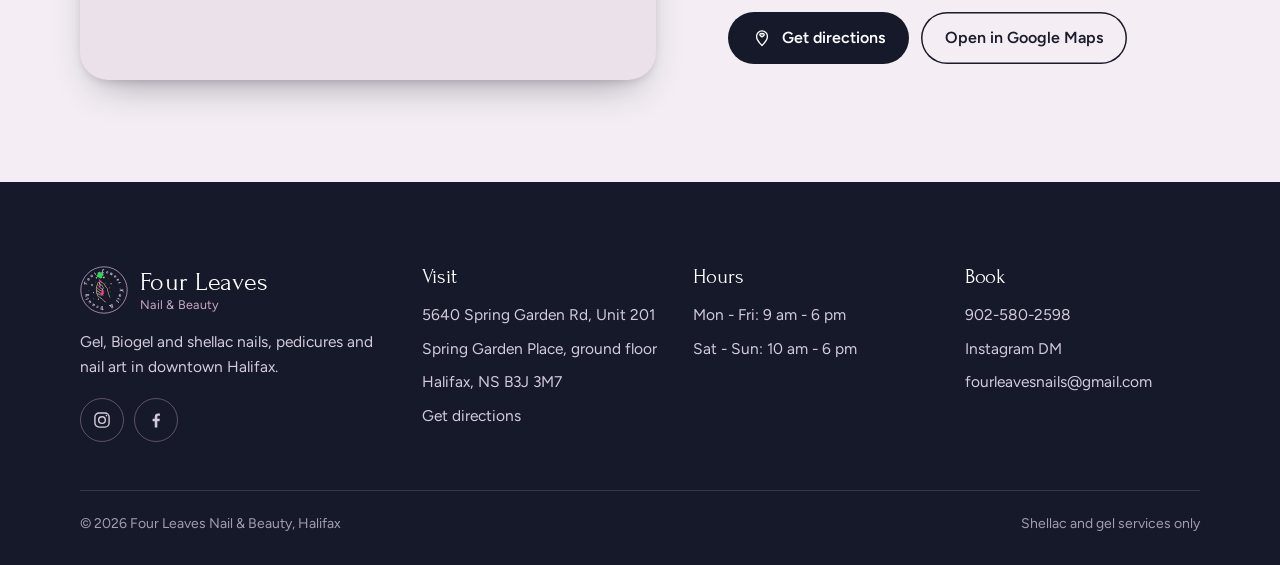
<file: contact.html>
<!doctype html>
<html lang="en" class="no-js">
<head>
<meta charset="utf-8">
<meta name="viewport" content="width=device-width, initial-scale=1, viewport-fit=cover">
<script>(function(d){d.classList.remove("no-js");if(!matchMedia("(prefers-reduced-motion: reduce)").matches){d.classList.add("js-anim");setTimeout(function(){d.classList.remove("js-anim")},3200)}})(document.documentElement)</script>
<title>Contact and hours | Four Leaves Nail & Beauty, Halifax</title>
<meta name="description" content="Four Leaves Nail & Beauty, 5640 Spring Garden Rd, Unit 201, Halifax. Open every day. Book via Instagram DM or call 902-580-2598.">
<meta name="robots" content="noindex, nofollow">
<meta name="theme-color" content="#16192a">
<meta property="og:type" content="website">
<meta property="og:site_name" content="Four Leaves Nail &amp; Beauty">
<meta property="og:title" content="Contact and hours | Four Leaves Nail & Beauty, Halifax">
<meta property="og:description" content="Four Leaves Nail & Beauty, 5640 Spring Garden Rd, Unit 201, Halifax. Open every day. Book via Instagram DM or call 902-580-2598.">
<meta property="og:url" content="https://konkos-design.github.io/four-leaves-nail-beauty/contact.html">
<meta property="og:image" content="https://konkos-design.github.io/four-leaves-nail-beauty/img/og-image.jpg">
<meta property="og:image:width" content="1200">
<meta property="og:image:height" content="630">
<meta property="og:image:alt" content="Four Leaves Nail &amp; Beauty, nail salon in Halifax">
<meta name="twitter:card" content="summary_large_image">
<meta name="twitter:title" content="Contact and hours | Four Leaves Nail & Beauty, Halifax">
<meta name="twitter:description" content="Four Leaves Nail & Beauty, 5640 Spring Garden Rd, Unit 201, Halifax. Open every day. Book via Instagram DM or call 902-580-2598.">
<meta name="twitter:image" content="https://konkos-design.github.io/four-leaves-nail-beauty/img/og-image.jpg">
<link rel="icon" href="favicon.ico" sizes="any">
<link rel="icon" href="img/favicon.svg" type="image/svg+xml">
<link rel="apple-touch-icon" href="img/apple-touch-icon.png">
<link rel="preload" href="fonts/forum.woff2" as="font" type="font/woff2" crossorigin>
<link rel="preload" href="fonts/figtree.woff2" as="font" type="font/woff2" crossorigin>
<link rel="stylesheet" href="css/style.css">
</head>
<body class="pg-contact">
<a class="skip" href="#main">Skip to content</a>
<header class="hdr" id="hdr">
  <div class="wrap hdr__in">
    <a class="brand" href="index.html"><img src="img/logo.svg" alt="" width="48" height="48"><span>Four Leaves<small>Nail &amp; Beauty</small></span></a>
    <nav class="nav" aria-label="Main"><a href="index.html">Home</a><a href="services.html">Services &amp; prices</a><a href="gallery.html">Gallery</a><a href="about.html">About</a><a href="contact.html" aria-current="page">Contact</a></nav>
    <div class="hdr__cta">
      <a class="btn btn--ghost btn--sm" href="tel:+19025802598"><svg viewBox="0 0 24 24" fill="none" stroke="currentColor" stroke-width="1.6" stroke-linecap="round" stroke-linejoin="round" aria-hidden="true"><path d="M6.6 3.5h2.6l1.4 4-2 1.5a11 11 0 0 0 6.4 6.4l1.5-2 4 1.4v2.6a2 2 0 0 1-2.2 2A16.5 16.5 0 0 1 4.6 5.7a2 2 0 0 1 2-2.2z"/></svg>Call</a>
      <a class="btn btn--sm" href="https://ig.me/m/fourleavesnail" target="_blank" rel="noopener"><svg viewBox="0 0 24 24" fill="none" stroke="currentColor" stroke-width="1.6" stroke-linecap="round" stroke-linejoin="round" aria-hidden="true"><path d="M12 3.5c5 0 8.5 3.4 8.5 7.7s-3.5 7.7-8.5 7.7c-.9 0-1.8-.1-2.6-.3L5 20.5l1-3.7A7.4 7.4 0 0 1 3.5 11.2C3.5 6.9 7 3.5 12 3.5z"/><path d="M8 12.6l2.7-2.6 2.2 1.7L16 9"/></svg>Book via DM</a>
    </div>
    <button class="burger" id="burger" aria-label="Open menu" aria-expanded="false" aria-controls="mnav"><span></span><span></span><span></span></button>
  </div>
</header>
<nav class="mnav" id="mnav" aria-label="Mobile">
  <a class="mnav__l" href="index.html">Home</a><a class="mnav__l" href="services.html">Services &amp; prices</a><a class="mnav__l" href="gallery.html">Gallery</a><a class="mnav__l" href="about.html">About</a><a class="mnav__l" href="contact.html" aria-current="page">Contact</a>
  <div class="mnav__cta">
    <a class="btn" href="https://ig.me/m/fourleavesnail" target="_blank" rel="noopener"><svg viewBox="0 0 24 24" fill="none" stroke="currentColor" stroke-width="1.6" stroke-linecap="round" stroke-linejoin="round" aria-hidden="true"><path d="M12 3.5c5 0 8.5 3.4 8.5 7.7s-3.5 7.7-8.5 7.7c-.9 0-1.8-.1-2.6-.3L5 20.5l1-3.7A7.4 7.4 0 0 1 3.5 11.2C3.5 6.9 7 3.5 12 3.5z"/><path d="M8 12.6l2.7-2.6 2.2 1.7L16 9"/></svg>Book via Instagram DM</a>
    <a class="btn btn--ghost" href="tel:+19025802598"><svg viewBox="0 0 24 24" fill="none" stroke="currentColor" stroke-width="1.6" stroke-linecap="round" stroke-linejoin="round" aria-hidden="true"><path d="M6.6 3.5h2.6l1.4 4-2 1.5a11 11 0 0 0 6.4 6.4l1.5-2 4 1.4v2.6a2 2 0 0 1-2.2 2A16.5 16.5 0 0 1 4.6 5.7a2 2 0 0 1 2-2.2z"/></svg>Call 902-580-2598</a>
    <div class="mnav__meta">5640 Spring Garden Rd, Unit 201, Spring Garden Place, Halifax, NS B3J 3M7</div>
  </div>
</nav>
<main id="main">
<section class="phero"><div class="sky" aria-hidden="true"><b style="left:2.5%;top:54.1%"></b><b style="left:89.2%;top:47.2%"></b><b style="left:79.1%;top:70.0%"></b><b style="left:4.5%;top:62.4%"></b><b style="left:3.4%;top:73.8%"></b><i style="left:72.3%;top:58.7%;--s:18px;--d:4.3s;--dl:-5.6s"></i><i style="left:86.4%;top:13.0%;--s:10px;--d:3.8s;--dl:-4.0s"></i><i style="left:76.8%;top:82.7%;--s:14px;--d:4.7s;--dl:-3.2s"></i><b style="left:2.3%;top:25.4%"></b><i class="m" style="left:97.1%;top:65.8%;--s:12px;--d:5.9s;--dl:-5.4s"></i><i style="left:56.6%;top:69.7%;--s:18px;--d:3.8s;--dl:-0.7s"></i><i style="left:2.9%;top:62.8%;--s:10px;--d:3.1s;--dl:-2.6s"></i><b style="left:88.0%;top:14.9%"></b><i style="left:4.9%;top:85.0%;--s:8px;--d:3.3s;--dl:-3.2s"></i><i style="left:93.1%;top:93.4%;--s:12px;--d:3.5s;--dl:-0.3s"></i><b style="left:85.3%;top:32.9%"></b><i style="left:88.1%;top:38.8%;--s:18px;--d:4.2s;--dl:-5.2s"></i><b style="left:67.4%;top:13.4%"></b><b style="left:79.9%;top:29.0%"></b><i style="left:70.7%;top:90.2%;--s:12px;--d:4.6s;--dl:-3.3s"></i><i style="left:3.3%;top:42.2%;--s:12px;--d:4.4s;--dl:-4.1s"></i><b style="left:4.0%;top:69.0%"></b><i style="left:68.5%;top:38.0%;--s:10px;--d:3.9s;--dl:-2.2s"></i><i style="left:59.2%;top:31.6%;--s:8px;--d:5.9s;--dl:-4.1s"></i></div>
  <svg class="clv phero__clv" viewBox="0 0 400 400" aria-hidden="true"><defs><linearGradient id="lgp" x1="0" y1="0" x2="0" y2="1"><stop offset="0" stop-color="#3fd06d"/><stop offset=".6" stop-color="#2fae58"/><stop offset="1" stop-color="#1c7f3d"/></linearGradient><radialGradient id="cgp"><stop offset="0" stop-color="#ff7fb3"/><stop offset="1" stop-color="#e8327f"/></radialGradient></defs><path class="stem" d="M206 214 C 230 270, 228 320, 262 376"/><g class="lf" data-leaf="0"><g transform="rotate(-45 200 200)"><path d="M200 200 C 146 176, 132 82, 200 34 C 268 82, 254 176, 200 200 Z" fill="url(#lgp)"/><path d="M186 66 C 178 84, 176 104, 178 122" stroke="rgba(255,255,255,.6)" stroke-width="9" fill="none" stroke-linecap="round"/><path d="M200 196 C 200 150, 200 100, 200 60" stroke="rgba(20,90,45,.35)" stroke-width="2" fill="none"/></g></g><g class="lf" data-leaf="1"><g transform="rotate(45 200 200)"><path d="M200 200 C 146 176, 132 82, 200 34 C 268 82, 254 176, 200 200 Z" fill="url(#lgp)"/><path d="M186 66 C 178 84, 176 104, 178 122" stroke="rgba(255,255,255,.6)" stroke-width="9" fill="none" stroke-linecap="round"/><path d="M200 196 C 200 150, 200 100, 200 60" stroke="rgba(20,90,45,.35)" stroke-width="2" fill="none"/></g></g><g class="lf" data-leaf="2"><g transform="rotate(135 200 200)"><path d="M200 200 C 146 176, 132 82, 200 34 C 268 82, 254 176, 200 200 Z" fill="url(#lgp)"/><path d="M186 66 C 178 84, 176 104, 178 122" stroke="rgba(255,255,255,.6)" stroke-width="9" fill="none" stroke-linecap="round"/><path d="M200 196 C 200 150, 200 100, 200 60" stroke="rgba(20,90,45,.35)" stroke-width="2" fill="none"/></g></g><g class="lf" data-leaf="3"><g transform="rotate(225 200 200)"><path d="M200 200 C 146 176, 132 82, 200 34 C 268 82, 254 176, 200 200 Z" fill="url(#lgp)"/><path d="M186 66 C 178 84, 176 104, 178 122" stroke="rgba(255,255,255,.6)" stroke-width="9" fill="none" stroke-linecap="round"/><path d="M200 196 C 200 150, 200 100, 200 60" stroke="rgba(20,90,45,.35)" stroke-width="2" fill="none"/></g></g><circle cx="200" cy="200" r="15" fill="url(#cgp)"/></svg>
  <div class="wrap phero__in">
    <div class="kick"><svg viewBox="0 0 24 24" fill="none" stroke="currentColor" stroke-width="1.6" stroke-linecap="round" stroke-linejoin="round" aria-hidden="true"><path d="M12 3l1.8 7.2L21 12l-7.2 1.8L12 21l-1.8-7.2L3 12l7.2-1.8z"/></svg>Open every day</div>
    <h1><span class="ln"><span>Book your visit</span></span></h1>
    <p>The quickest way to book is a direct message on Instagram. You can also call or email us.</p>
  </div>
</section>
<section class="sec">
  <div class="wrap contact">
    <div>
      <h2 class="h2 rv" style="font-size:clamp(32px,3.6vw,46px)">Ways to book</h2>
      <div class="ways">
        <a class="way rv" href="https://ig.me/m/fourleavesnail" target="_blank" rel="noopener"><span class="way__ic"><svg viewBox="0 0 24 24" fill="none" stroke="currentColor" stroke-width="1.6" stroke-linecap="round" stroke-linejoin="round" aria-hidden="true"><path d="M12 3.5c5 0 8.5 3.4 8.5 7.7s-3.5 7.7-8.5 7.7c-.9 0-1.8-.1-2.6-.3L5 20.5l1-3.7A7.4 7.4 0 0 1 3.5 11.2C3.5 6.9 7 3.5 12 3.5z"/><path d="M8 12.6l2.7-2.6 2.2 1.7L16 9"/></svg></span><span><b>Instagram DM</b><span>@fourleavesnail, quickest reply</span></span><svg viewBox="0 0 24 24" fill="none" stroke="currentColor" stroke-width="1.6" stroke-linecap="round" stroke-linejoin="round" aria-hidden="true"><path d="M5 12h14M13 6l6 6-6 6"/></svg></a>
        <a class="way rv" href="tel:+19025802598"><span class="way__ic"><svg viewBox="0 0 24 24" fill="none" stroke="currentColor" stroke-width="1.6" stroke-linecap="round" stroke-linejoin="round" aria-hidden="true"><path d="M6.6 3.5h2.6l1.4 4-2 1.5a11 11 0 0 0 6.4 6.4l1.5-2 4 1.4v2.6a2 2 0 0 1-2.2 2A16.5 16.5 0 0 1 4.6 5.7a2 2 0 0 1 2-2.2z"/></svg></span><span><b>Call</b><span>902-580-2598</span></span><svg viewBox="0 0 24 24" fill="none" stroke="currentColor" stroke-width="1.6" stroke-linecap="round" stroke-linejoin="round" aria-hidden="true"><path d="M5 12h14M13 6l6 6-6 6"/></svg></a>
        <a class="way rv" href="mailto:fourleavesnails@gmail.com"><span class="way__ic"><svg viewBox="0 0 24 24" fill="none" stroke="currentColor" stroke-width="1.6" stroke-linecap="round" stroke-linejoin="round" aria-hidden="true"><rect x="3.5" y="5.5" width="17" height="13" rx="2.5"/><path d="M4.5 7l7.5 6 7.5-6"/></svg></span><span><b>Email</b><span>fourleavesnails@gmail.com</span></span><svg viewBox="0 0 24 24" fill="none" stroke="currentColor" stroke-width="1.6" stroke-linecap="round" stroke-linejoin="round" aria-hidden="true"><path d="M5 12h14M13 6l6 6-6 6"/></svg></a>
        <a class="way rv" href="https://www.facebook.com/profile.php?id=100063720201563" target="_blank" rel="noopener"><span class="way__ic"><svg viewBox="0 0 24 24" fill="currentColor" aria-hidden="true"><path d="M13.6 21v-7.6h2.6l.4-3h-3V8.5c0-.9.3-1.5 1.5-1.5h1.6V4.3c-.3 0-1.2-.1-2.3-.1-2.3 0-3.9 1.4-3.9 4v2.2H7.9v3h2.6V21z"/></svg></span><span><b>Facebook</b><span>Four Leaves Nails &amp; Beauty</span></span><svg viewBox="0 0 24 24" fill="none" stroke="currentColor" stroke-width="1.6" stroke-linecap="round" stroke-linejoin="round" aria-hidden="true"><path d="M5 12h14M13 6l6 6-6 6"/></svg></a>
      </div>
    </div>
    <div>
      <h2 class="h2 rv" style="font-size:clamp(32px,3.6vw,46px)">Hours</h2>
      <div class="status rv" id="status"><i></i><span>Halifax time</span></div>
      <table class="hours rv" id="hours">
        <tr data-d="1"><td>Monday</td><td>9 am - 6 pm</td></tr>
        <tr data-d="2"><td>Tuesday</td><td>9 am - 6 pm</td></tr>
        <tr data-d="3"><td>Wednesday</td><td>9 am - 6 pm</td></tr>
        <tr data-d="4"><td>Thursday</td><td>9 am - 6 pm</td></tr>
        <tr data-d="5"><td>Friday</td><td>9 am - 6 pm</td></tr>
        <tr data-d="6"><td>Saturday</td><td>10 am - 6 pm</td></tr>
        <tr data-d="0"><td>Sunday</td><td>10 am - 6 pm</td></tr>
      </table>
    </div>
  </div>
</section>
<section class="sec sec--mist">
  <div class="wrap visit">
    <div class="map rv"><iframe title="Map: Four Leaves Nail and Beauty, Spring Garden Place, Halifax" src="https://maps.google.com/maps?q=Four%20leaves%20nail%20%26%20beauty%2C%205640%20Spring%20Garden%20Rd%2C%20Halifax%2C%20NS&amp;z=16&amp;output=embed" loading="lazy" referrerpolicy="no-referrer-when-downgrade"></iframe></div>
    <div>
      <div class="kick rv"><svg viewBox="0 0 24 24" fill="none" stroke="currentColor" stroke-width="1.6" stroke-linecap="round" stroke-linejoin="round" aria-hidden="true"><path d="M12 21s-6.5-6-6.5-11a6.5 6.5 0 0 1 13 0c0 5-6.5 11-6.5 11z"/><path d="M12 7.2c.9-1 2.6-.6 2.6.8 0 1.2-1.4 1.5-2.6 2.6-1.2-1.1-2.6-1.4-2.6-2.6 0-1.4 1.7-1.8 2.6-.8z"/></svg>Find us</div>
      <h2 class="h2 rv">Spring Garden Place</h2>
      <div class="facts">
        <div class="fact rv"><span class="fact__ic"><svg viewBox="0 0 24 24" fill="none" stroke="currentColor" stroke-width="1.6" stroke-linecap="round" stroke-linejoin="round" aria-hidden="true"><path d="M12 21s-6.5-6-6.5-11a6.5 6.5 0 0 1 13 0c0 5-6.5 11-6.5 11z"/><path d="M12 7.2c.9-1 2.6-.6 2.6.8 0 1.2-1.4 1.5-2.6 2.6-1.2-1.1-2.6-1.4-2.6-2.6 0-1.4 1.7-1.8 2.6-.8z"/></svg></span><div><b>5640 Spring Garden Rd, Unit 201</b><span>Halifax, NS B3J 3M7</span></div></div>
        <div class="fact rv"><span class="fact__ic"><svg viewBox="0 0 24 24" fill="none" stroke="currentColor" stroke-width="1.6" stroke-linecap="round" stroke-linejoin="round" aria-hidden="true"><path d="M12 3l1.8 7.2L21 12l-7.2 1.8L12 21l-1.8-7.2L3 12l7.2-1.8z"/></svg></span><div><b>Ground floor</b><span>Look for our window on Spring Garden Road</span></div></div>
      </div>
      <div class="btns rv"><a class="btn btn--night" href="https://www.google.com/maps/dir/?api=1&destination=Four+leaves+nail+%26+beauty+5640+Spring+Garden+Rd+Halifax+NS" target="_blank" rel="noopener"><svg viewBox="0 0 24 24" fill="none" stroke="currentColor" stroke-width="1.6" stroke-linecap="round" stroke-linejoin="round" aria-hidden="true"><path d="M12 21s-6.5-6-6.5-11a6.5 6.5 0 0 1 13 0c0 5-6.5 11-6.5 11z"/><path d="M12 7.2c.9-1 2.6-.6 2.6.8 0 1.2-1.4 1.5-2.6 2.6-1.2-1.1-2.6-1.4-2.6-2.6 0-1.4 1.7-1.8 2.6-.8z"/></svg>Get directions</a><a class="btn btn--ghost" href="https://www.google.com/maps/place/Four+leaves+nail+%26+beauty/@44.6425498,-63.5780228,17z/data=!4m6!3m5!1s0x4b5a235466a8cc59:0xa4b1ddab84447e6c!8m2!3d44.6425498!4d-63.5780228!16s%2Fg%2F11fs_lddnd" target="_blank" rel="noopener">Open in Google Maps</a></div>
    </div>
  </div>
</section>
</main>
<footer class="ftr">
  <div class="wrap">
    <div class="ftr__grid">
      <div>
        <a class="brand" href="index.html"><img src="img/logo.svg" alt="" width="48" height="48"><span>Four Leaves<small>Nail &amp; Beauty</small></span></a>
        <p>Gel, Biogel and shellac nails, pedicures and nail art in downtown Halifax.</p>
        <div class="soc"><a href="https://www.instagram.com/fourleavesnail/" target="_blank" rel="noopener" aria-label="Instagram"><svg viewBox="0 0 24 24" fill="none" stroke="currentColor" stroke-width="1.7" aria-hidden="true"><rect x="3.5" y="3.5" width="17" height="17" rx="5"/><circle cx="12" cy="12" r="4"/><circle cx="17.3" cy="6.7" r="1" fill="currentColor" stroke="none"/></svg></a><a href="https://www.facebook.com/profile.php?id=100063720201563" target="_blank" rel="noopener" aria-label="Facebook"><svg viewBox="0 0 24 24" fill="currentColor" aria-hidden="true"><path d="M13.6 21v-7.6h2.6l.4-3h-3V8.5c0-.9.3-1.5 1.5-1.5h1.6V4.3c-.3 0-1.2-.1-2.3-.1-2.3 0-3.9 1.4-3.9 4v2.2H7.9v3h2.6V21z"/></svg></a></div>
      </div>
      <div>
        <h2 class="fh">Visit</h2>
        <ul><li>5640 Spring Garden Rd, Unit 201</li><li>Spring Garden Place, ground floor</li><li>Halifax, NS B3J 3M7</li><li><a href="https://www.google.com/maps/dir/?api=1&destination=Four+leaves+nail+%26+beauty+5640+Spring+Garden+Rd+Halifax+NS" target="_blank" rel="noopener">Get directions</a></li></ul>
      </div>
      <div>
        <h2 class="fh">Hours</h2>
        <ul><li>Mon - Fri: 9 am - 6 pm</li><li>Sat - Sun: 10 am - 6 pm</li></ul>
      </div>
      <div>
        <h2 class="fh">Book</h2>
        <ul><li><a href="tel:+19025802598">902-580-2598</a></li><li><a href="https://ig.me/m/fourleavesnail" target="_blank" rel="noopener">Instagram DM</a></li><li><a href="mailto:fourleavesnails@gmail.com">fourleavesnails@gmail.com</a></li></ul>
      </div>
    </div>
    <div class="ftr__bottom"><span>&copy; <span id="yr">2026</span> Four Leaves Nail &amp; Beauty, Halifax</span><span>Shellac and gel services only</span></div>
  </div>
</footer>
<div class="mbar" id="mbar"><a class="btn btn--ghost" href="tel:+19025802598"><svg viewBox="0 0 24 24" fill="none" stroke="currentColor" stroke-width="1.6" stroke-linecap="round" stroke-linejoin="round" aria-hidden="true"><path d="M6.6 3.5h2.6l1.4 4-2 1.5a11 11 0 0 0 6.4 6.4l1.5-2 4 1.4v2.6a2 2 0 0 1-2.2 2A16.5 16.5 0 0 1 4.6 5.7a2 2 0 0 1 2-2.2z"/></svg>Call</a><a class="btn" href="https://ig.me/m/fourleavesnail" target="_blank" rel="noopener"><svg viewBox="0 0 24 24" fill="none" stroke="currentColor" stroke-width="1.6" stroke-linecap="round" stroke-linejoin="round" aria-hidden="true"><path d="M12 3.5c5 0 8.5 3.4 8.5 7.7s-3.5 7.7-8.5 7.7c-.9 0-1.8-.1-2.6-.3L5 20.5l1-3.7A7.4 7.4 0 0 1 3.5 11.2C3.5 6.9 7 3.5 12 3.5z"/><path d="M8 12.6l2.7-2.6 2.2 1.7L16 9"/></svg>Book via DM</a></div>
<script src="js/gsap.min.js" defer></script>
<script src="js/ScrollTrigger.min.js" defer></script>
<script src="js/main.js" defer></script>
</body>
</html>
</file>
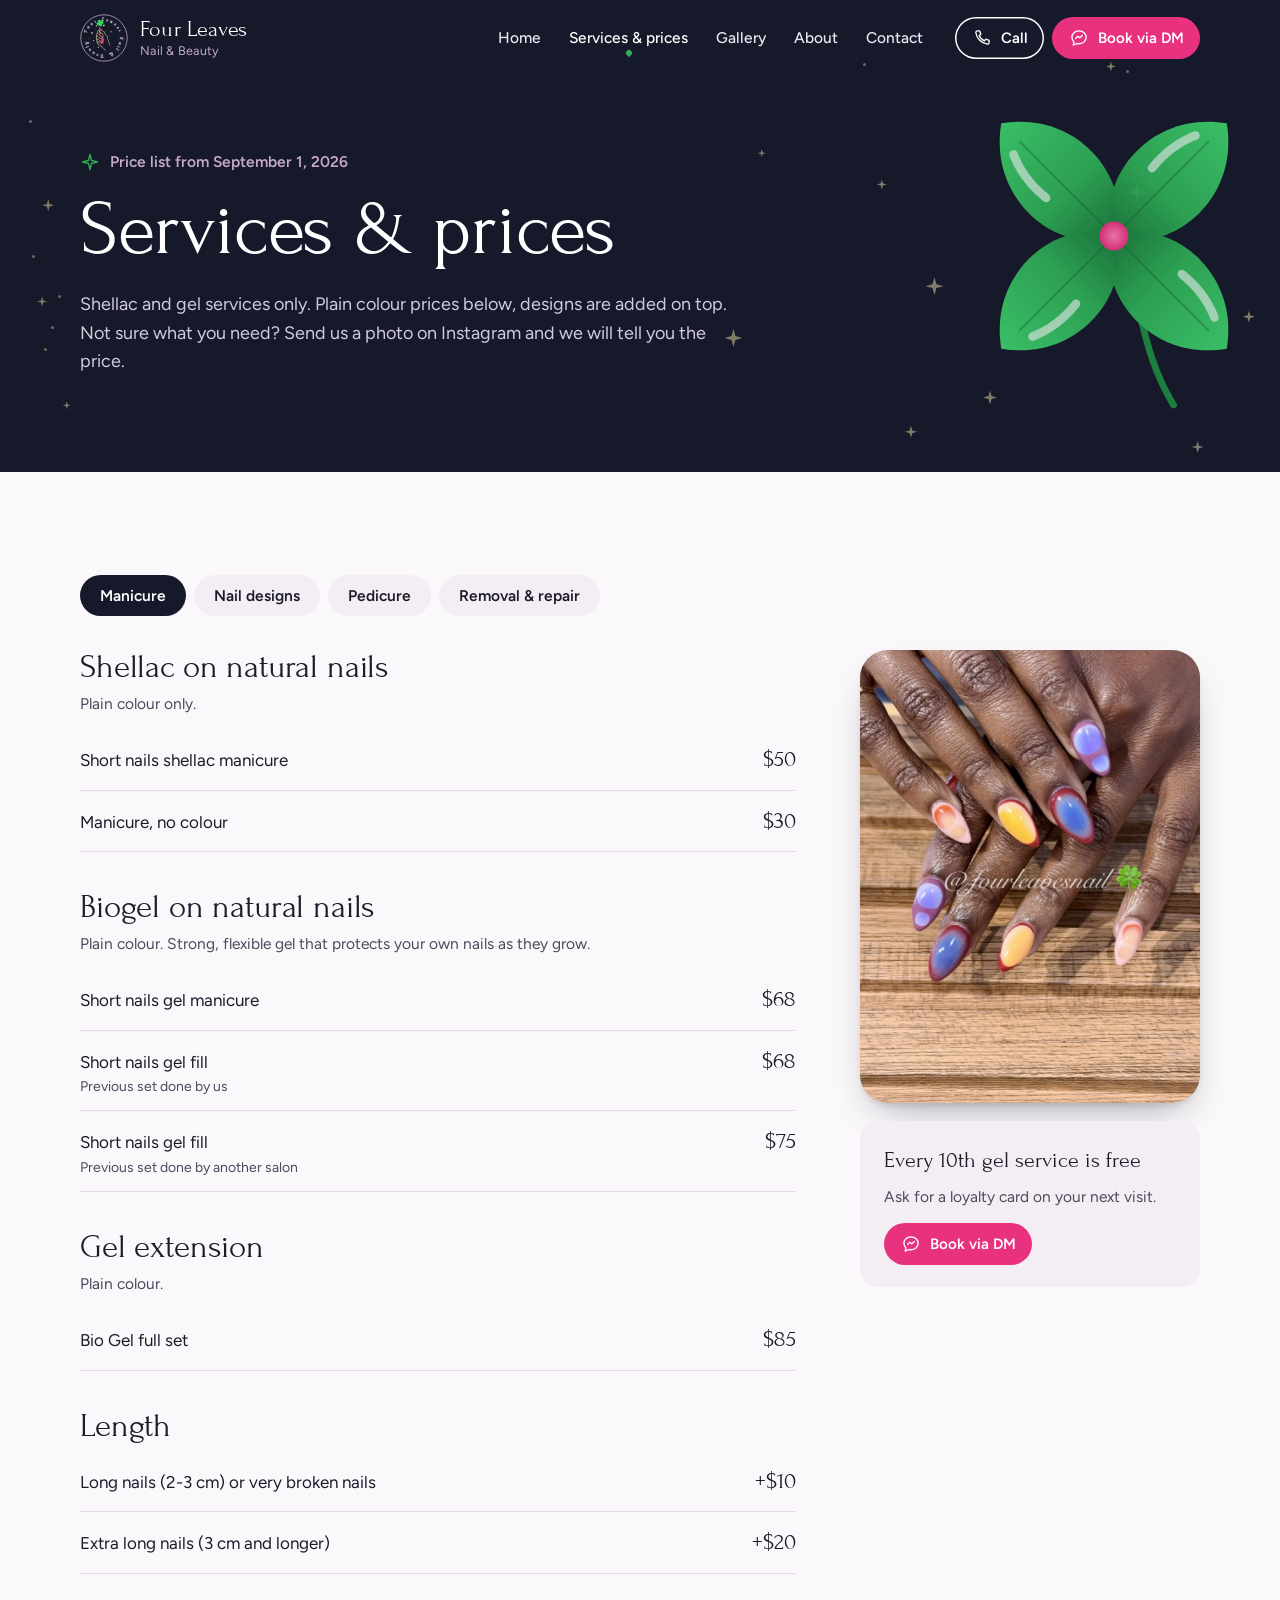
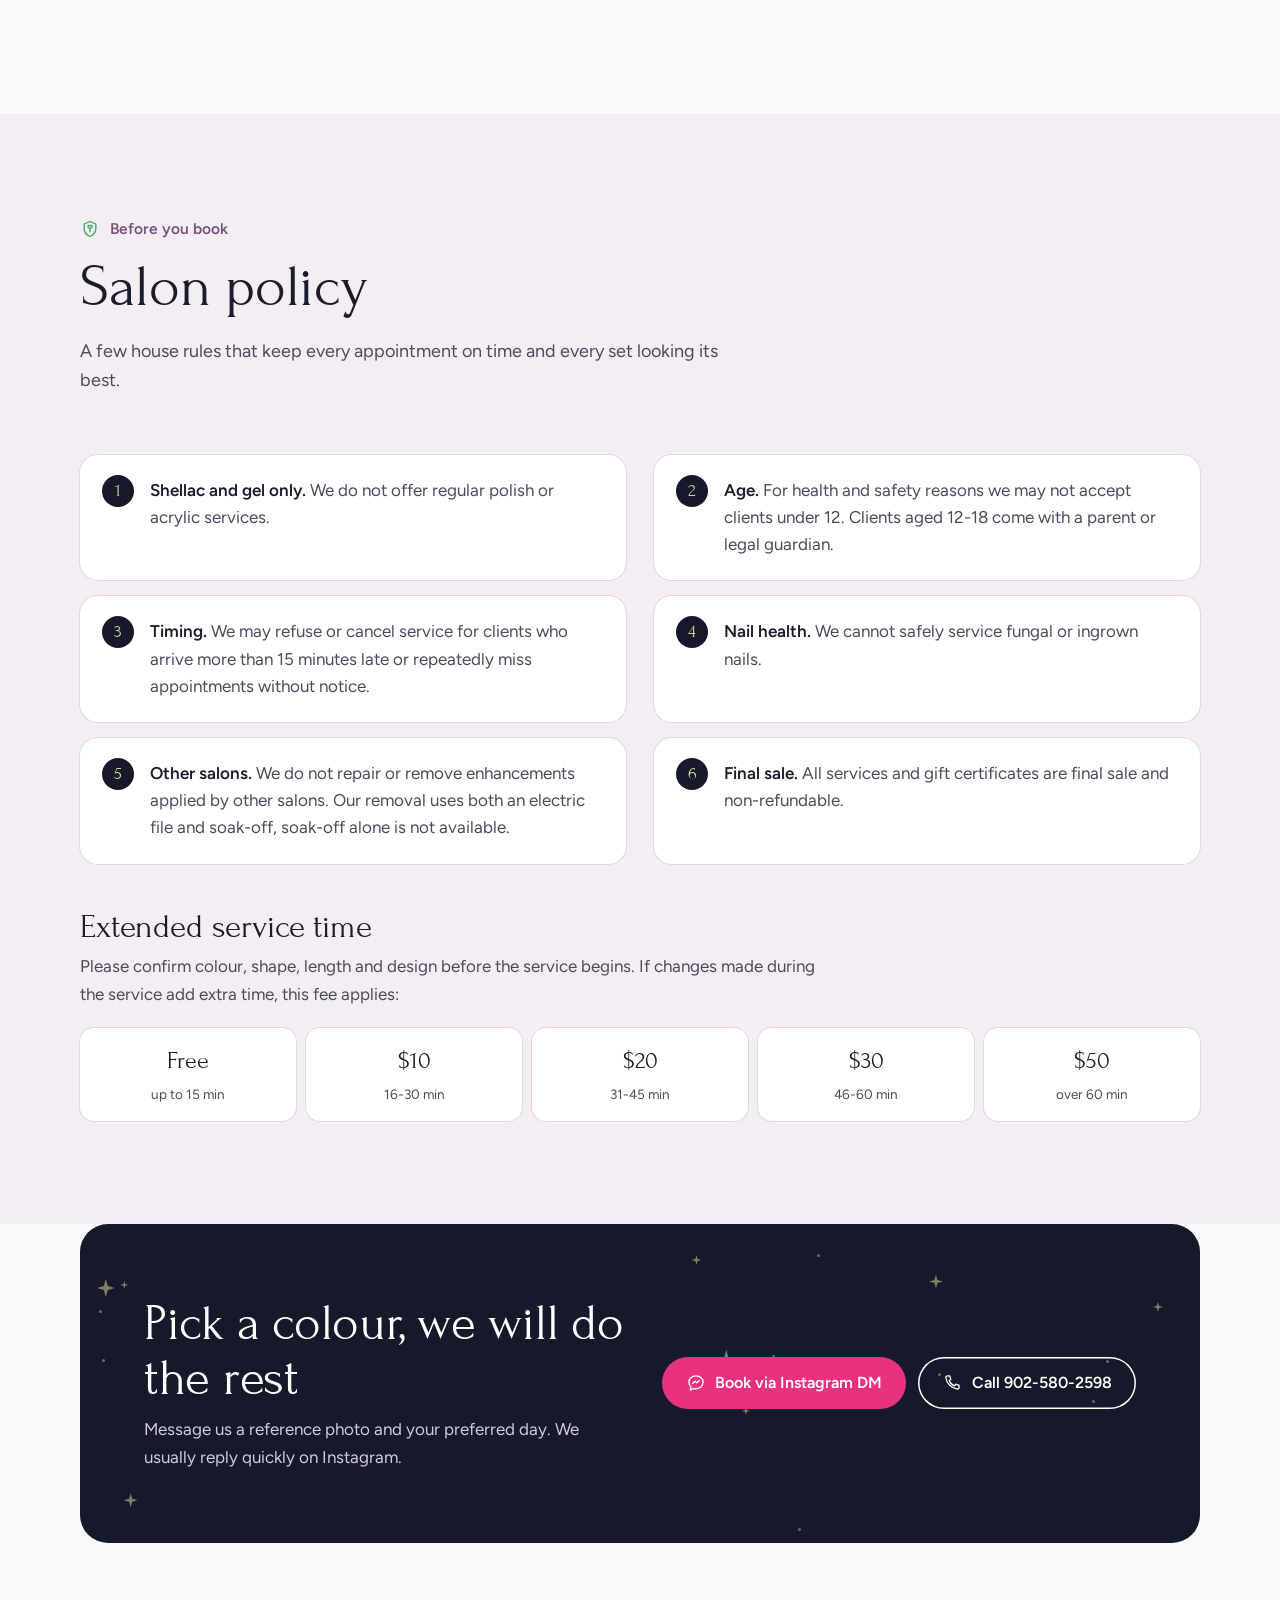
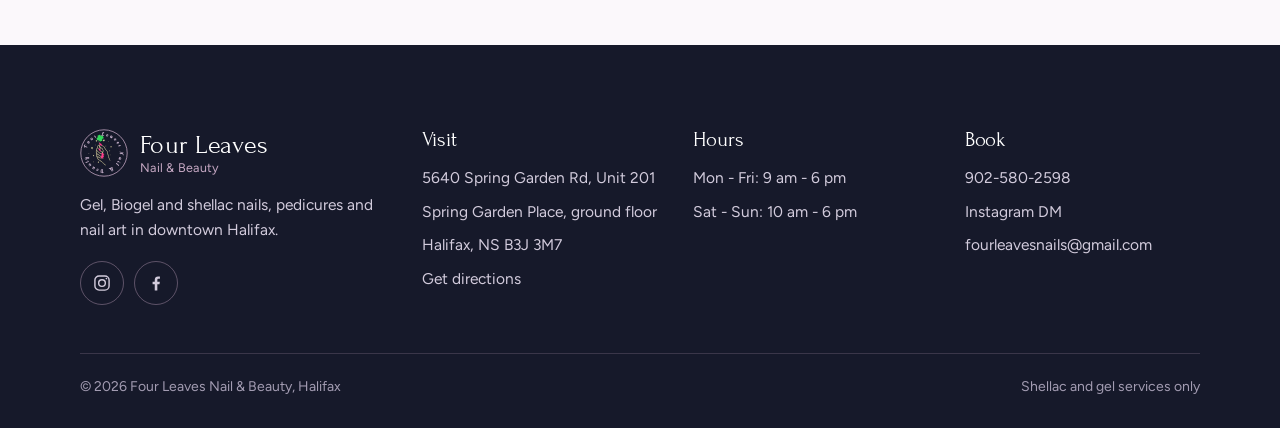
<file: services.html>
<!doctype html>
<html lang="en" class="no-js">
<head>
<meta charset="utf-8">
<meta name="viewport" content="width=device-width, initial-scale=1, viewport-fit=cover">
<script>(function(d){d.classList.remove("no-js");if(!matchMedia("(prefers-reduced-motion: reduce)").matches){d.classList.add("js-anim");setTimeout(function(){d.classList.remove("js-anim")},3200)}})(document.documentElement)</script>
<title>Services and prices | Four Leaves Nail & Beauty, Halifax</title>
<meta name="description" content="Shellac and Biogel manicures, gel extensions, nail art, pedicures, removal and repair. Full price list from September 1, 2026.">
<meta name="robots" content="noindex, nofollow">
<meta name="theme-color" content="#16192a">
<meta property="og:type" content="website">
<meta property="og:site_name" content="Four Leaves Nail &amp; Beauty">
<meta property="og:title" content="Services and prices | Four Leaves Nail & Beauty, Halifax">
<meta property="og:description" content="Shellac and Biogel manicures, gel extensions, nail art, pedicures, removal and repair. Full price list from September 1, 2026.">
<meta property="og:url" content="https://konkos-design.github.io/four-leaves-nail-beauty/services.html">
<meta property="og:image" content="https://konkos-design.github.io/four-leaves-nail-beauty/img/og-image.jpg">
<meta property="og:image:width" content="1200">
<meta property="og:image:height" content="630">
<meta property="og:image:alt" content="Four Leaves Nail &amp; Beauty, nail salon in Halifax">
<meta name="twitter:card" content="summary_large_image">
<meta name="twitter:title" content="Services and prices | Four Leaves Nail & Beauty, Halifax">
<meta name="twitter:description" content="Shellac and Biogel manicures, gel extensions, nail art, pedicures, removal and repair. Full price list from September 1, 2026.">
<meta name="twitter:image" content="https://konkos-design.github.io/four-leaves-nail-beauty/img/og-image.jpg">
<link rel="icon" href="favicon.ico" sizes="any">
<link rel="icon" href="img/favicon.svg" type="image/svg+xml">
<link rel="apple-touch-icon" href="img/apple-touch-icon.png">
<link rel="preload" href="fonts/forum.woff2" as="font" type="font/woff2" crossorigin>
<link rel="preload" href="fonts/figtree.woff2" as="font" type="font/woff2" crossorigin>
<link rel="stylesheet" href="css/style.css">
</head>
<body class="pg-services">
<a class="skip" href="#main">Skip to content</a>
<header class="hdr" id="hdr">
  <div class="wrap hdr__in">
    <a class="brand" href="index.html"><img src="img/logo.svg" alt="" width="48" height="48"><span>Four Leaves<small>Nail &amp; Beauty</small></span></a>
    <nav class="nav" aria-label="Main"><a href="index.html">Home</a><a href="services.html" aria-current="page">Services &amp; prices</a><a href="gallery.html">Gallery</a><a href="about.html">About</a><a href="contact.html">Contact</a></nav>
    <div class="hdr__cta">
      <a class="btn btn--ghost btn--sm" href="tel:+19025802598"><svg viewBox="0 0 24 24" fill="none" stroke="currentColor" stroke-width="1.6" stroke-linecap="round" stroke-linejoin="round" aria-hidden="true"><path d="M6.6 3.5h2.6l1.4 4-2 1.5a11 11 0 0 0 6.4 6.4l1.5-2 4 1.4v2.6a2 2 0 0 1-2.2 2A16.5 16.5 0 0 1 4.6 5.7a2 2 0 0 1 2-2.2z"/></svg>Call</a>
      <a class="btn btn--sm" href="https://ig.me/m/fourleavesnail" target="_blank" rel="noopener"><svg viewBox="0 0 24 24" fill="none" stroke="currentColor" stroke-width="1.6" stroke-linecap="round" stroke-linejoin="round" aria-hidden="true"><path d="M12 3.5c5 0 8.5 3.4 8.5 7.7s-3.5 7.7-8.5 7.7c-.9 0-1.8-.1-2.6-.3L5 20.5l1-3.7A7.4 7.4 0 0 1 3.5 11.2C3.5 6.9 7 3.5 12 3.5z"/><path d="M8 12.6l2.7-2.6 2.2 1.7L16 9"/></svg>Book via DM</a>
    </div>
    <button class="burger" id="burger" aria-label="Open menu" aria-expanded="false" aria-controls="mnav"><span></span><span></span><span></span></button>
  </div>
</header>
<nav class="mnav" id="mnav" aria-label="Mobile">
  <a class="mnav__l" href="index.html">Home</a><a class="mnav__l" href="services.html" aria-current="page">Services &amp; prices</a><a class="mnav__l" href="gallery.html">Gallery</a><a class="mnav__l" href="about.html">About</a><a class="mnav__l" href="contact.html">Contact</a>
  <div class="mnav__cta">
    <a class="btn" href="https://ig.me/m/fourleavesnail" target="_blank" rel="noopener"><svg viewBox="0 0 24 24" fill="none" stroke="currentColor" stroke-width="1.6" stroke-linecap="round" stroke-linejoin="round" aria-hidden="true"><path d="M12 3.5c5 0 8.5 3.4 8.5 7.7s-3.5 7.7-8.5 7.7c-.9 0-1.8-.1-2.6-.3L5 20.5l1-3.7A7.4 7.4 0 0 1 3.5 11.2C3.5 6.9 7 3.5 12 3.5z"/><path d="M8 12.6l2.7-2.6 2.2 1.7L16 9"/></svg>Book via Instagram DM</a>
    <a class="btn btn--ghost" href="tel:+19025802598"><svg viewBox="0 0 24 24" fill="none" stroke="currentColor" stroke-width="1.6" stroke-linecap="round" stroke-linejoin="round" aria-hidden="true"><path d="M6.6 3.5h2.6l1.4 4-2 1.5a11 11 0 0 0 6.4 6.4l1.5-2 4 1.4v2.6a2 2 0 0 1-2.2 2A16.5 16.5 0 0 1 4.6 5.7a2 2 0 0 1 2-2.2z"/></svg>Call 902-580-2598</a>
    <div class="mnav__meta">5640 Spring Garden Rd, Unit 201, Spring Garden Place, Halifax, NS B3J 3M7</div>
  </div>
</nav>
<main id="main">
<section class="phero"><div class="sky" aria-hidden="true"><b style="left:2.5%;top:54.1%"></b><b style="left:89.2%;top:47.2%"></b><b style="left:79.1%;top:70.0%"></b><b style="left:4.5%;top:62.4%"></b><b style="left:3.4%;top:73.8%"></b><i style="left:72.3%;top:58.7%;--s:18px;--d:4.3s;--dl:-5.6s"></i><i style="left:86.4%;top:13.0%;--s:10px;--d:3.8s;--dl:-4.0s"></i><i style="left:76.8%;top:82.7%;--s:14px;--d:4.7s;--dl:-3.2s"></i><b style="left:2.3%;top:25.4%"></b><i class="m" style="left:97.1%;top:65.8%;--s:12px;--d:5.9s;--dl:-5.4s"></i><i style="left:56.6%;top:69.7%;--s:18px;--d:3.8s;--dl:-0.7s"></i><i style="left:2.9%;top:62.8%;--s:10px;--d:3.1s;--dl:-2.6s"></i><b style="left:88.0%;top:14.9%"></b><i style="left:4.9%;top:85.0%;--s:8px;--d:3.3s;--dl:-3.2s"></i><i style="left:93.1%;top:93.4%;--s:12px;--d:3.5s;--dl:-0.3s"></i><b style="left:85.3%;top:32.9%"></b><i style="left:88.1%;top:38.8%;--s:18px;--d:4.2s;--dl:-5.2s"></i><b style="left:67.4%;top:13.4%"></b><b style="left:79.9%;top:29.0%"></b><i style="left:70.7%;top:90.2%;--s:12px;--d:4.6s;--dl:-3.3s"></i><i style="left:3.3%;top:42.2%;--s:12px;--d:4.4s;--dl:-4.1s"></i><b style="left:4.0%;top:69.0%"></b><i style="left:68.5%;top:38.0%;--s:10px;--d:3.9s;--dl:-2.2s"></i><i style="left:59.2%;top:31.6%;--s:8px;--d:5.9s;--dl:-4.1s"></i></div>
  <svg class="clv phero__clv" viewBox="0 0 400 400" aria-hidden="true"><defs><linearGradient id="lgp" x1="0" y1="0" x2="0" y2="1"><stop offset="0" stop-color="#3fd06d"/><stop offset=".6" stop-color="#2fae58"/><stop offset="1" stop-color="#1c7f3d"/></linearGradient><radialGradient id="cgp"><stop offset="0" stop-color="#ff7fb3"/><stop offset="1" stop-color="#e8327f"/></radialGradient></defs><path class="stem" d="M206 214 C 230 270, 228 320, 262 376"/><g class="lf" data-leaf="0"><g transform="rotate(-45 200 200)"><path d="M200 200 C 146 176, 132 82, 200 34 C 268 82, 254 176, 200 200 Z" fill="url(#lgp)"/><path d="M186 66 C 178 84, 176 104, 178 122" stroke="rgba(255,255,255,.6)" stroke-width="9" fill="none" stroke-linecap="round"/><path d="M200 196 C 200 150, 200 100, 200 60" stroke="rgba(20,90,45,.35)" stroke-width="2" fill="none"/></g></g><g class="lf" data-leaf="1"><g transform="rotate(45 200 200)"><path d="M200 200 C 146 176, 132 82, 200 34 C 268 82, 254 176, 200 200 Z" fill="url(#lgp)"/><path d="M186 66 C 178 84, 176 104, 178 122" stroke="rgba(255,255,255,.6)" stroke-width="9" fill="none" stroke-linecap="round"/><path d="M200 196 C 200 150, 200 100, 200 60" stroke="rgba(20,90,45,.35)" stroke-width="2" fill="none"/></g></g><g class="lf" data-leaf="2"><g transform="rotate(135 200 200)"><path d="M200 200 C 146 176, 132 82, 200 34 C 268 82, 254 176, 200 200 Z" fill="url(#lgp)"/><path d="M186 66 C 178 84, 176 104, 178 122" stroke="rgba(255,255,255,.6)" stroke-width="9" fill="none" stroke-linecap="round"/><path d="M200 196 C 200 150, 200 100, 200 60" stroke="rgba(20,90,45,.35)" stroke-width="2" fill="none"/></g></g><g class="lf" data-leaf="3"><g transform="rotate(225 200 200)"><path d="M200 200 C 146 176, 132 82, 200 34 C 268 82, 254 176, 200 200 Z" fill="url(#lgp)"/><path d="M186 66 C 178 84, 176 104, 178 122" stroke="rgba(255,255,255,.6)" stroke-width="9" fill="none" stroke-linecap="round"/><path d="M200 196 C 200 150, 200 100, 200 60" stroke="rgba(20,90,45,.35)" stroke-width="2" fill="none"/></g></g><circle cx="200" cy="200" r="15" fill="url(#cgp)"/></svg>
  <div class="wrap phero__in">
    <div class="kick"><svg viewBox="0 0 24 24" fill="none" stroke="currentColor" stroke-width="1.6" stroke-linecap="round" stroke-linejoin="round" aria-hidden="true"><path d="M12 3l1.8 7.2L21 12l-7.2 1.8L12 21l-1.8-7.2L3 12l7.2-1.8z"/></svg>Price list from September 1, 2026</div>
    <h1><span class="ln"><span>Services &amp; prices</span></span></h1>
    <p>Shellac and gel services only. Plain colour prices below, designs are added on top. Not sure what you need? Send us a photo on Instagram and we will tell you the price.</p>
  </div>
</section>
<section class="sec">
  <div class="wrap">
    <h2 class="sr-only">Price list</h2>
    <div class="tabs rv" role="tablist" aria-label="Price list">
      <button class="tab" role="tab" aria-selected="true" aria-controls="p-mani" id="t-mani">Manicure</button>
      <button class="tab" role="tab" aria-selected="false" aria-controls="p-art" id="t-art">Nail designs</button>
      <button class="tab" role="tab" aria-selected="false" aria-controls="p-pedi" id="t-pedi">Pedicure</button>
      <button class="tab" role="tab" aria-selected="false" aria-controls="p-fix" id="t-fix">Removal &amp; repair</button>
    </div>
    <div class="menu">
      <div>
        <div class="menu__panel" role="tabpanel" id="p-mani" aria-labelledby="t-mani">
          <div class="mg" id="manicure"><h3>Shellac on natural nails</h3><p>Plain colour only.</p>
            <div class="row"><span>Short nails shellac manicure</span><b>$50</b></div><div class="row"><span>Manicure, no colour</span><b>$30</b></div></div>
          <div class="mg"><h3>Biogel on natural nails</h3><p>Plain colour. Strong, flexible gel that protects your own nails as they grow.</p>
            <div class="row"><span>Short nails gel manicure</span><b>$68</b></div><div class="row"><span>Short nails gel fill<small>Previous set done by us</small></span><b>$68</b></div><div class="row"><span>Short nails gel fill<small>Previous set done by another salon</small></span><b>$75</b></div></div>
          <div class="mg" id="extensions"><h3>Gel extension</h3><p>Plain colour.</p>
            <div class="row"><span>Bio Gel full set</span><b>$85</b></div></div>
          <div class="mg"><h3>Length</h3>
            <div class="row"><span>Long nails (2-3 cm) or very broken nails</span><b>+$10</b></div><div class="row"><span>Extra long nails (3 cm and longer)</span><b>+$20</b></div></div>
        </div>
        <div class="menu__panel" role="tabpanel" id="p-art" aria-labelledby="t-art" hidden>
          <div class="mg" id="designs"><h3>Nail designs</h3><p>Available on Biogel only. Bring a reference photo, our artists love recreating it.</p>
            <div class="row"><span>Different colours, 2 colours</span><b>+$5</b></div><div class="row"><span>Different colours, more than 2</span><b>+$10</b></div><div class="row"><span>Cat eye</span><b>+$15</b></div><div class="row"><span>French</span><b>+$15</b></div><div class="row"><span>Chrome, ombre (2 colours) or simple painting</span><b>+$20</b></div><div class="row"><span>Other nail art</span><b>$30+</b></div></div>
        </div>
        <div class="menu__panel" role="tabpanel" id="p-pedi" aria-labelledby="t-pedi" hidden>
          <div class="mg" id="pedicure"><h3>Pedicure</h3><p>Thorough, relaxing and tidy, with shellac if you want colour.</p>
            <div class="row"><span>Pedicure, no colour</span><b>$40</b></div><div class="row"><span>Shellac pedicure</span><b>$65</b></div><div class="row"><span>Shellac pedicure fill<small>Previous set done by us</small></span><b>$60</b></div></div>
        </div>
        <div class="menu__panel" role="tabpanel" id="p-fix" aria-labelledby="t-fix" hidden>
          <div class="mg"><h3>Removal</h3><p>For sets done by us. Any nails that need complete removal and redoing have a removal fee.</p>
            <div class="row"><span>Shellac or gel manicure removal<small>Manicure included</small></span><b>$30</b></div><div class="row"><span>Shellac pedicure removal</span><b>$10</b></div></div>
          <div class="mg"><h3>Repair, per nail</h3><p>For sets done by us.</p>
            <div class="row"><span>Shellac, within 5 days</span><b>$0</b></div><div class="row"><span>Shellac, after 5 days</span><b>$5</b></div><div class="row"><span>Bio Gel without extension, within 10 days</span><b>$0</b></div><div class="row"><span>Bio Gel without extension, after 10 days</span><b>$5</b></div><div class="row"><span>Extension, within 10 days</span><b>$0</b></div><div class="row"><span>Extension, after 10 days</span><b>$10</b></div></div>
        </div>
      </div>
      <aside class="menu__side">
        <div class="photo rv"><img src="img/g/ig45.webp" alt="Bright aura gradient gel nails" width="1050" height="1400" loading="lazy" decoding="async"></div>
        <div class="note rv"><h4>Every 10th gel service is free</h4><p>Ask for a loyalty card on your next visit.</p><a class="btn btn--sm" href="https://ig.me/m/fourleavesnail" target="_blank" rel="noopener"><svg viewBox="0 0 24 24" fill="none" stroke="currentColor" stroke-width="1.6" stroke-linecap="round" stroke-linejoin="round" aria-hidden="true"><path d="M12 3.5c5 0 8.5 3.4 8.5 7.7s-3.5 7.7-8.5 7.7c-.9 0-1.8-.1-2.6-.3L5 20.5l1-3.7A7.4 7.4 0 0 1 3.5 11.2C3.5 6.9 7 3.5 12 3.5z"/><path d="M8 12.6l2.7-2.6 2.2 1.7L16 9"/></svg>Book via DM</a></div>
      </aside>
    </div>
  </div>
</section>

<section class="sec sec--mist">
  <div class="wrap">
    <div class="head rv"><div class="kick"><svg viewBox="0 0 24 24" fill="none" stroke="currentColor" stroke-width="1.6" stroke-linecap="round" stroke-linejoin="round" aria-hidden="true"><path d="M12 3l7 3v5.5c0 4.4-3 7.8-7 9.5-4-1.7-7-5.1-7-9.5V6z"/><path d="M12 8.2c.9-1 2.5-.6 2.5.7 0 1.2-1.3 1.6-2.5 2.6-1.2-1-2.5-1.4-2.5-2.6 0-1.3 1.6-1.7 2.5-.7z"/><path d="M12 11.5v3.5"/></svg>Before you book</div><h2 class="h2">Salon policy</h2><p class="intro">A few house rules that keep every appointment on time and every set looking its best.</p></div>
    <ol class="policy">
      <li class="rv"><b>Shellac and gel only.</b> We do not offer regular polish or acrylic services.</li>
      <li class="rv"><b>Age.</b> For health and safety reasons we may not accept clients under 12. Clients aged 12-18 come with a parent or legal guardian.</li>
      <li class="rv"><b>Timing.</b> We may refuse or cancel service for clients who arrive more than 15 minutes late or repeatedly miss appointments without notice.</li>
      <li class="rv"><b>Nail health.</b> We cannot safely service fungal or ingrown nails.</li>
      <li class="rv"><b>Other salons.</b> We do not repair or remove enhancements applied by other salons. Our removal uses both an electric file and soak-off, soak-off alone is not available.</li>
      <li class="rv"><b>Final sale.</b> All services and gift certificates are final sale and non-refundable.</li>
    </ol>
    <div class="rv" style="margin-top:46px">
      <h3 style="font-size:clamp(26px,2.6vw,34px);margin-bottom:8px">Extended service time</h3>
      <p style="color:var(--ink-soft);max-width:44em">Please confirm colour, shape, length and design before the service begins. If changes made during the service add extra time, this fee applies:</p>
      <div class="fee"><div><b>Free</b><span>up to 15 min</span></div><div><b>$10</b><span>16-30 min</span></div><div><b>$20</b><span>31-45 min</span></div><div><b>$30</b><span>46-60 min</span></div><div><b>$50</b><span>over 60 min</span></div></div>
    </div>
  </div>
</section>
<section class="sec" style="padding-top:0"><div class="wrap"><div class="band rv"><div class="sky" aria-hidden="true"><i style="left:3.6%;top:17.9%;--s:8px;--d:5.7s;--dl:-1.3s"></i><b style="left:2.0%;top:42.5%"></b><i class="m" style="left:95.8%;top:24.5%;--s:10px;--d:3.1s;--dl:-5.2s"></i><i style="left:1.5%;top:17.3%;--s:18px;--d:4.9s;--dl:-2.2s"></i><i style="left:54.6%;top:9.8%;--s:10px;--d:4.5s;--dl:-3.2s"></i><b style="left:76.6%;top:46.8%"></b><b style="left:1.7%;top:26.9%"></b><i style="left:3.9%;top:84.5%;--s:14px;--d:3.5s;--dl:-2.1s"></i><b style="left:91.6%;top:42.8%"></b><b style="left:90.4%;top:55.3%"></b><i style="left:59.1%;top:57.4%;--s:8px;--d:5.8s;--dl:-2.8s"></i><b style="left:65.8%;top:9.6%"></b><b style="left:64.1%;top:95.4%"></b><i style="left:56.9%;top:39.5%;--s:18px;--d:3.4s;--dl:-0.4s"></i><i style="left:75.8%;top:15.9%;--s:14px;--d:5.8s;--dl:-3.0s"></i><b style="left:61.8%;top:41.0%"></b></div>
  <div style="position:relative"><h2>Pick a colour, we will do the rest</h2><p>Message us a reference photo and your preferred day. We usually reply quickly on Instagram.</p></div>
  <div class="btns"><a class="btn" href="https://ig.me/m/fourleavesnail" target="_blank" rel="noopener"><svg viewBox="0 0 24 24" fill="none" stroke="currentColor" stroke-width="1.6" stroke-linecap="round" stroke-linejoin="round" aria-hidden="true"><path d="M12 3.5c5 0 8.5 3.4 8.5 7.7s-3.5 7.7-8.5 7.7c-.9 0-1.8-.1-2.6-.3L5 20.5l1-3.7A7.4 7.4 0 0 1 3.5 11.2C3.5 6.9 7 3.5 12 3.5z"/><path d="M8 12.6l2.7-2.6 2.2 1.7L16 9"/></svg>Book via Instagram DM</a><a class="btn btn--ghost" href="tel:+19025802598"><svg viewBox="0 0 24 24" fill="none" stroke="currentColor" stroke-width="1.6" stroke-linecap="round" stroke-linejoin="round" aria-hidden="true"><path d="M6.6 3.5h2.6l1.4 4-2 1.5a11 11 0 0 0 6.4 6.4l1.5-2 4 1.4v2.6a2 2 0 0 1-2.2 2A16.5 16.5 0 0 1 4.6 5.7a2 2 0 0 1 2-2.2z"/></svg>Call 902-580-2598</a></div>
</div></div></section>
</main>
<footer class="ftr">
  <div class="wrap">
    <div class="ftr__grid">
      <div>
        <a class="brand" href="index.html"><img src="img/logo.svg" alt="" width="48" height="48"><span>Four Leaves<small>Nail &amp; Beauty</small></span></a>
        <p>Gel, Biogel and shellac nails, pedicures and nail art in downtown Halifax.</p>
        <div class="soc"><a href="https://www.instagram.com/fourleavesnail/" target="_blank" rel="noopener" aria-label="Instagram"><svg viewBox="0 0 24 24" fill="none" stroke="currentColor" stroke-width="1.7" aria-hidden="true"><rect x="3.5" y="3.5" width="17" height="17" rx="5"/><circle cx="12" cy="12" r="4"/><circle cx="17.3" cy="6.7" r="1" fill="currentColor" stroke="none"/></svg></a><a href="https://www.facebook.com/profile.php?id=100063720201563" target="_blank" rel="noopener" aria-label="Facebook"><svg viewBox="0 0 24 24" fill="currentColor" aria-hidden="true"><path d="M13.6 21v-7.6h2.6l.4-3h-3V8.5c0-.9.3-1.5 1.5-1.5h1.6V4.3c-.3 0-1.2-.1-2.3-.1-2.3 0-3.9 1.4-3.9 4v2.2H7.9v3h2.6V21z"/></svg></a></div>
      </div>
      <div>
        <h2 class="fh">Visit</h2>
        <ul><li>5640 Spring Garden Rd, Unit 201</li><li>Spring Garden Place, ground floor</li><li>Halifax, NS B3J 3M7</li><li><a href="https://www.google.com/maps/dir/?api=1&destination=Four+leaves+nail+%26+beauty+5640+Spring+Garden+Rd+Halifax+NS" target="_blank" rel="noopener">Get directions</a></li></ul>
      </div>
      <div>
        <h2 class="fh">Hours</h2>
        <ul><li>Mon - Fri: 9 am - 6 pm</li><li>Sat - Sun: 10 am - 6 pm</li></ul>
      </div>
      <div>
        <h2 class="fh">Book</h2>
        <ul><li><a href="tel:+19025802598">902-580-2598</a></li><li><a href="https://ig.me/m/fourleavesnail" target="_blank" rel="noopener">Instagram DM</a></li><li><a href="mailto:fourleavesnails@gmail.com">fourleavesnails@gmail.com</a></li></ul>
      </div>
    </div>
    <div class="ftr__bottom"><span>&copy; <span id="yr">2026</span> Four Leaves Nail &amp; Beauty, Halifax</span><span>Shellac and gel services only</span></div>
  </div>
</footer>
<div class="mbar" id="mbar"><a class="btn btn--ghost" href="tel:+19025802598"><svg viewBox="0 0 24 24" fill="none" stroke="currentColor" stroke-width="1.6" stroke-linecap="round" stroke-linejoin="round" aria-hidden="true"><path d="M6.6 3.5h2.6l1.4 4-2 1.5a11 11 0 0 0 6.4 6.4l1.5-2 4 1.4v2.6a2 2 0 0 1-2.2 2A16.5 16.5 0 0 1 4.6 5.7a2 2 0 0 1 2-2.2z"/></svg>Call</a><a class="btn" href="https://ig.me/m/fourleavesnail" target="_blank" rel="noopener"><svg viewBox="0 0 24 24" fill="none" stroke="currentColor" stroke-width="1.6" stroke-linecap="round" stroke-linejoin="round" aria-hidden="true"><path d="M12 3.5c5 0 8.5 3.4 8.5 7.7s-3.5 7.7-8.5 7.7c-.9 0-1.8-.1-2.6-.3L5 20.5l1-3.7A7.4 7.4 0 0 1 3.5 11.2C3.5 6.9 7 3.5 12 3.5z"/><path d="M8 12.6l2.7-2.6 2.2 1.7L16 9"/></svg>Book via DM</a></div>
<script src="js/gsap.min.js" defer></script>
<script src="js/ScrollTrigger.min.js" defer></script>
<script src="js/main.js" defer></script>
</body>
</html>
</file>
<file: css/style.css>
@font-face{font-family:"Forum";src:url(../fonts/forum.woff2) format("woff2");font-weight:400;font-display:swap}
@font-face{font-family:"Figtree";src:url(../fonts/figtree.woff2) format("woff2");font-weight:300 900;font-display:swap}

:root{
  --night:#16192a;
  --night-2:#1f2338;
  --night-3:#2a2f4a;
  --lilac:#c7a9c4;
  --lilac-deep:#76537a;
  --mist:#f4eef4;
  --mist-2:#ebe1eb;
  --paper:#fbf8fb;
  --ink:#1c1b2b;
  --ink-soft:#4c4a5e;
  --polish:#e8327f;
  --polish-hi:#ff4f97;
  --clover:#2fae58;
  --clover-dk:#1f8a43;
  --star:#d6cc9c;
  --wood:#b98552;
  --r-s:10px;--r-m:18px;--r-l:28px;
  --shadow-photo:0 18px 40px -18px rgba(22,25,42,.45),0 4px 10px -4px rgba(22,25,42,.18);
  --ease:cubic-bezier(.22,.8,.24,1);
  --wrap:1200px;
  --pad:clamp(18px,4.5vw,40px);
  --sec:clamp(64px,8vw,104px);
}
*,*::before,*::after{box-sizing:border-box}
html{-webkit-text-size-adjust:100%;scroll-behavior:smooth}
body{margin:0;background:var(--paper);color:var(--ink);font-family:"Figtree",system-ui,sans-serif;font-size:17px;line-height:1.6;-webkit-font-smoothing:antialiased;overflow-x:hidden}
img{max-width:100%;display:block}
a{color:inherit}
h1,h2,h3{font-family:"Forum",Georgia,serif;font-weight:400;line-height:1.08;margin:0;letter-spacing:-.005em}
p{margin:0 0 1em}
.wrap{max-width:var(--wrap);margin:0 auto;padding:0 var(--pad)}
.sr-only{position:absolute;width:1px;height:1px;overflow:hidden;clip:rect(0 0 0 0);white-space:nowrap}
:focus-visible{outline:2px solid var(--polish);outline-offset:3px;border-radius:6px}
.skip{position:absolute;left:12px;top:-60px;background:var(--night);color:#fff;padding:10px 16px;border-radius:10px;z-index:200;transition:top .2s}
.skip:focus{top:12px}

/* ---------- buttons ---------- */
.btn{--bg:var(--polish);--fg:#fff;position:relative;display:inline-flex;align-items:center;justify-content:center;gap:.6em;min-height:52px;padding:0 1.5em;border-radius:999px;background:var(--bg);color:var(--fg);font:600 16px/1 "Figtree",sans-serif;text-decoration:none;border:0;cursor:pointer;overflow:hidden;isolation:isolate;transition:transform .35s var(--ease),box-shadow .35s var(--ease);white-space:nowrap}
.btn svg{width:20px;height:20px;flex:none;transition:transform .4s var(--ease)}
.btn::before{content:"";position:absolute;inset:0;border-radius:inherit;background:var(--polish-hi);transform:scaleX(0);transform-origin:left;transition:transform .45s var(--ease);z-index:-1}
.btn::after{content:"";position:absolute;top:0;left:-40%;width:30%;height:100%;background:linear-gradient(100deg,transparent,rgba(255,255,255,.45),transparent);transform:skewX(-18deg);transition:left .7s var(--ease);z-index:-1}
.btn:hover{transform:translateY(-2px);box-shadow:0 12px 24px -10px rgba(232,50,127,.6)}
.btn:hover::before{transform:scaleX(1)}
.btn:hover::after{left:120%}
.btn:hover svg{transform:rotate(-12deg) scale(1.08)}
.btn:active{transform:translateY(0) scale(.98)}
.btn--ghost{--bg:transparent;--fg:currentColor;box-shadow:inset 0 0 0 1.5px currentColor}
.btn--ghost::before{background:currentColor;opacity:.12}
.btn--ghost:hover{box-shadow:inset 0 0 0 1.5px currentColor,0 12px 24px -12px rgba(22,25,42,.35)}
.btn--night{--bg:var(--night);--fg:#fff}
.btn--night::before{background:var(--night-3)}
.btn--night:hover{box-shadow:0 12px 24px -10px rgba(22,25,42,.55)}
.btn--sm{min-height:42px;padding:0 1.1em;font-size:15px}
.link{display:inline-flex;align-items:center;gap:.45em;font-weight:600;text-decoration:none;background:linear-gradient(currentColor,currentColor) left bottom/0 1.5px no-repeat;padding-bottom:3px;transition:background-size .4s var(--ease)}
.link:hover{background-size:100% 1.5px}
.link svg{width:18px;height:18px;transition:transform .35s var(--ease)}
.link:hover svg{transform:translateX(4px)}

/* ---------- header ---------- */
.hdr{position:fixed;inset:0 0 auto;z-index:100;transition:background .4s,box-shadow .4s,transform .45s var(--ease)}
.hdr__in{display:flex;align-items:center;gap:20px;height:76px}
.hdr.is-solid{background:rgba(22,25,42,.86);backdrop-filter:blur(14px);-webkit-backdrop-filter:blur(14px);box-shadow:0 1px 0 rgba(199,169,196,.18)}
.hdr.is-hidden{transform:translateY(-100%)}
.brand{display:flex;align-items:center;gap:12px;text-decoration:none;color:#fff;flex:none}
.brand img{width:48px;height:48px;transition:transform .8s var(--ease)}
.brand:hover img{transform:rotate(-20deg)}
.brand span{font-family:"Forum",serif;font-size:22px;line-height:1;letter-spacing:.01em}
.brand small{display:block;font-family:"Figtree",sans-serif;font-size:12.5px;color:var(--lilac);margin-top:4px;letter-spacing:.02em}
.nav{display:flex;gap:4px;margin-left:auto}
.nav a{position:relative;color:#ece6f0;text-decoration:none;font-size:15.5px;font-weight:500;padding:10px 12px;border-radius:999px;transition:color .3s}
.nav a::after{content:"";position:absolute;left:50%;bottom:4px;width:6px;height:6px;border-radius:50% 50% 50% 0;background:var(--clover);transform:translateX(-50%) rotate(-45deg) scale(0);transition:transform .35s var(--ease)}
.nav a:hover,.nav a[aria-current="page"]{color:#fff}
.nav a:hover::after,.nav a[aria-current="page"]::after{transform:translateX(-50%) rotate(-45deg) scale(1)}
.hdr__cta{display:flex;gap:8px;flex:none}
.hdr__cta .btn--ghost{color:#fff}
.burger{display:none;margin-left:auto;width:48px;height:48px;border-radius:50%;border:1.5px solid rgba(255,255,255,.35);background:transparent;color:#fff;cursor:pointer;position:relative}
.burger span{position:absolute;left:14px;right:14px;height:1.5px;background:currentColor;transition:transform .4s var(--ease),opacity .3s}
.burger span:nth-child(1){top:18px}.burger span:nth-child(2){top:23px}.burger span:nth-child(3){top:28px}
.menu-open .burger span:nth-child(1){transform:translateY(5px) rotate(45deg)}
.menu-open .burger span:nth-child(2){opacity:0}
.menu-open .burger span:nth-child(3){transform:translateY(-5px) rotate(-45deg)}
.mnav{position:fixed;inset:0;z-index:90;background:var(--night);color:#fff;padding:100px var(--pad) 32px;display:flex;flex-direction:column;gap:6px;clip-path:circle(0% at calc(100% - 44px) 38px);transition:clip-path .7s var(--ease);visibility:hidden;overflow-y:auto}
.menu-open .mnav{clip-path:circle(150% at calc(100% - 44px) 38px);visibility:visible}
.mnav a.mnav__l{font-family:"Forum",serif;font-size:clamp(34px,9vw,46px);text-decoration:none;padding:4px 0;opacity:0;transform:translateY(14px);transition:opacity .5s,transform .5s var(--ease)}
.menu-open .mnav a.mnav__l{opacity:1;transform:none}
.menu-open .mnav a.mnav__l:nth-child(2){transition-delay:.05s}.menu-open .mnav a.mnav__l:nth-child(3){transition-delay:.1s}.menu-open .mnav a.mnav__l:nth-child(4){transition-delay:.15s}.menu-open .mnav a.mnav__l:nth-child(5){transition-delay:.2s}
.mnav a.mnav__l[aria-current="page"]{color:var(--lilac)}
.mnav__cta{display:grid;gap:10px;margin-top:auto;padding-top:28px}
.mnav__cta .btn{width:100%}
.mnav__cta .btn--ghost{color:#fff}
.mnav__meta{color:var(--lilac);font-size:15px;margin-top:14px}

/* ---------- stars ---------- */
.sky{position:absolute;inset:0;pointer-events:none;overflow:hidden}
.sky i{position:absolute;width:var(--s,10px);height:var(--s,10px);background:var(--star);clip-path:polygon(50% 0,61% 39%,100% 50%,61% 61%,50% 100%,39% 61%,0 50%,39% 39%);opacity:.55;animation:tw var(--d,4s) ease-in-out infinite;animation-delay:var(--dl,0s)}
.sky b{position:absolute;width:3px;height:3px;border-radius:50%;background:var(--star);opacity:.45}
@keyframes tw{0%,100%{opacity:.18;transform:scale(.7)}50%{opacity:.85;transform:scale(1)}}

/* ---------- hero ---------- */
.hero{position:relative;background:radial-gradient(120% 90% at 78% 30%,#252a45 0%,var(--night) 60%);color:#fff;min-height:88svh;display:flex;align-items:center;padding:110px 0 64px;overflow:hidden}
.hero__grid{position:relative;display:grid;grid-template-columns:1.2fr .8fr;gap:clamp(28px,5vw,72px);align-items:center;width:100%}
.hero__where{display:flex;align-items:center;gap:10px;color:var(--lilac);font-size:16px;margin-bottom:22px}
.hero__where svg{width:22px;height:22px;color:var(--clover);flex:none}
.hero h1{font-size:clamp(42px,5.5vw,80px);line-height:1.02;margin-bottom:26px}
.ln{display:block;overflow:hidden;padding-bottom:.14em;margin-bottom:-.14em}
.ln>span{display:block}
.hero h1 .ln:nth-child(2)>span{color:var(--lilac)}
.hero__lead{max-width:34em;color:#d9d3e2;font-size:clamp(16.5px,1.4vw,18.5px);margin-bottom:32px}
.hero__cta{display:flex;flex-wrap:wrap;gap:12px;align-items:center}
.hero__cta .btn--ghost{color:#fff}
.hero__note{display:flex;align-items:center;gap:10px;margin-top:28px;color:#bdb6cb;font-size:15px}
.hero__note .stars{color:var(--star);letter-spacing:2px;font-size:15px}
.orb-wrap{position:relative;justify-self:center;width:min(100%,540px);aspect-ratio:1}
.orb{position:absolute;inset:9%;border-radius:50%;overflow:hidden;box-shadow:0 0 0 6px var(--lilac),0 0 0 7px rgba(255,255,255,.2),0 40px 90px -30px rgba(0,0,0,.8),0 0 120px -20px rgba(199,169,196,.45);background:var(--night-2)}
.orb img{position:absolute;inset:0;width:100%;height:100%;object-fit:cover;opacity:0;transform:scale(1.08);transition:opacity 1.2s ease,transform 6s linear}
.orb img.on{opacity:1;transform:scale(1)}
.ring{position:absolute;inset:0;width:100%;height:100%;animation:spin 60s linear infinite}
.ring text{font-family:"Forum",serif;font-size:31px;letter-spacing:7px;fill:var(--lilac)}
@keyframes spin{to{transform:rotate(360deg)}}
.orb-clover{position:absolute;top:2%;left:50%;width:15%;transform:translateX(-50%);filter:drop-shadow(0 6px 12px rgba(0,0,0,.4))}
.orb-dots{position:absolute;bottom:-2%;left:50%;transform:translateX(-50%);display:flex;gap:8px}
.orb-dots button{width:9px;height:9px;padding:0;border-radius:50%;border:0;background:rgba(199,169,196,.35);cursor:pointer;transition:background .3s,transform .3s}
.orb-dots button.on{background:var(--polish-hi);transform:scale(1.25)}

/* ---------- sections ---------- */
.sec{padding:var(--sec) 0}
.sec--mist{background:var(--mist)}
.sec--night{background:var(--night);color:#fff;position:relative;overflow:hidden}
.kick{display:flex;align-items:center;gap:10px;color:var(--lilac-deep);font-weight:600;font-size:15.5px;margin-bottom:14px}
.kick svg{width:20px;height:20px;color:var(--clover)}
.sec--night .kick{color:var(--lilac)}
.h2{font-size:clamp(36px,4.6vw,62px);margin-bottom:18px}
.intro{max-width:36em;color:var(--ink-soft);font-size:18px}
.sec--night .intro{color:#d2cbdc}
.head{margin-bottom:clamp(36px,5vw,60px)}
.head--c{text-align:center}
.head--c .intro{margin:0 auto}
.head--c .kick{justify-content:center}

/* reveal */
.rv{opacity:0;transform:translateY(28px);transition:opacity .9s var(--ease),transform .9s var(--ease);transition-delay:var(--dl,0s)}
.rv.in{opacity:1;transform:none}
.no-js .rv{opacity:1;transform:none}

/* ---------- clover ---------- */
.clover{display:grid;grid-template-columns:1fr minmax(260px,420px) 1fr;gap:clamp(24px,4vw,56px);align-items:center}
.clover__col{display:grid;gap:clamp(36px,6vw,80px)}
.leaf-txt{max-width:22em}
.clover__col--r .leaf-txt{justify-self:start}
.clover__col--l .leaf-txt{justify-self:end;text-align:right}
.leaf-txt h3{font-size:clamp(26px,2.4vw,32px);margin-bottom:10px;display:flex;align-items:center;gap:12px}
.clover__col--l .leaf-txt h3{justify-content:flex-end}
.leaf-txt h3 i{width:12px;height:18px;border-radius:50% 50% 50% 50%/60% 60% 40% 40%;background:var(--c);flex:none;box-shadow:inset -2px -3px 0 rgba(0,0,0,.12),inset 2px 2px 0 rgba(255,255,255,.4)}
.leaf-txt p{color:var(--ink-soft);margin:0}
.leaf-txt q{display:block;margin-top:12px;font-size:15px;color:var(--lilac-deep);quotes:none}
.leaf-txt q::before{content:"\201C"}.leaf-txt q::after{content:"\201D"}
.clv{width:100%;aspect-ratio:1;overflow:visible}
.clv .lf{transform-box:view-box;transform-origin:200px 200px;transition:filter .3s}
.clv .lf:hover{filter:brightness(1.08)}
.clv .stem{stroke:var(--clover-dk);stroke-width:7;fill:none;stroke-linecap:round}

/* ---------- services teaser ---------- */
.menu-teaser{display:grid;grid-template-columns:.9fr 1.1fr;gap:clamp(32px,6vw,80px);align-items:center}
.photo{border-radius:var(--r-l);overflow:hidden;box-shadow:var(--shadow-photo);background:var(--mist-2)}
.photo img{width:100%;height:100%;object-fit:cover}
.photo--tall{aspect-ratio:4/5}
.price-groups{display:grid;gap:8px;margin:8px 0 32px}
.pg{display:grid;grid-template-columns:auto 1fr auto;align-items:center;gap:18px;padding:20px 4px;border-bottom:1px solid rgba(140,106,141,.28);text-decoration:none;transition:padding .4s var(--ease)}
.pg:hover{padding-left:14px}
.pg__ic{width:52px;height:52px;border-radius:50%;background:var(--mist-2);display:grid;place-items:center;color:var(--lilac-deep);transition:background .4s,color .4s,transform .5s var(--ease)}
.pg:hover .pg__ic{background:var(--night);color:var(--star);transform:rotate(-15deg)}
.pg__ic svg{width:26px;height:26px}
.pg h3{font-size:clamp(23px,2.2vw,28px);margin-bottom:2px}
.pg p{margin:0;color:var(--ink-soft);font-size:15.5px}
.pg__from{font-family:"Forum",serif;font-size:clamp(22px,2vw,26px);white-space:nowrap;color:var(--ink)}
.pg__from small{display:block;font-family:"Figtree";font-size:12.5px;color:var(--ink-soft);text-align:right}

/* ---------- strip (draggable) ---------- */
.strip{position:relative;cursor:grab;user-select:none;-webkit-user-select:none;overflow-x:auto;overflow-y:hidden;scrollbar-width:none;padding:10px var(--pad) 34px max(var(--pad),calc((100vw - var(--wrap))/2 + var(--pad)));scroll-padding-left:var(--pad);scroll-snap-type:none;overscroll-behavior-x:contain}
.strip::-webkit-scrollbar{display:none}
.strip.drag{cursor:grabbing}
.strip__track{display:flex;padding-right:var(--pad);gap:clamp(14px,2vw,22px);width:max-content}
.strip__track img{-webkit-user-drag:none;pointer-events:none}
.shot{flex:none;width:clamp(220px,24vw,300px);aspect-ratio:3/4;border-radius:var(--r-m);overflow:hidden;box-shadow:var(--shadow-photo);background:var(--mist-2);transition:transform .5s var(--ease)}
.shot:nth-child(even){transform:translateY(22px)}
.shot img{width:100%;height:100%;object-fit:cover;transition:transform .9s var(--ease)}
.shot:hover img{transform:scale(1.05)}
.strip-hint{display:flex;justify-content:space-between;align-items:center;gap:18px;flex-wrap:wrap}
.drag-hint{display:inline-flex;align-items:center;gap:8px;color:var(--ink-soft);font-size:15px}
.drag-hint svg{width:22px;height:22px}
.sec--night .drag-hint{color:var(--lilac)}

/* ---------- loyalty card ---------- */
.loyal{display:grid;grid-template-columns:1fr 1fr;gap:clamp(32px,6vw,80px);align-items:center}
.card{position:relative;background:linear-gradient(150deg,#fff 0%,#f8f1f8 100%);color:var(--ink);border-radius:22px;padding:clamp(22px,3vw,34px);box-shadow:0 30px 60px -28px rgba(0,0,0,.6),0 0 0 1px rgba(199,169,196,.5);transform:rotate(-2.5deg);max-width:520px;justify-self:center;width:100%}
.card__top{display:flex;align-items:center;gap:14px;margin-bottom:22px}
.card__top img{width:54px;height:54px}
.card__top b{font-family:"Forum",serif;font-weight:400;font-size:24px;display:block;line-height:1.1}
.card__top span{font-size:14px;color:var(--ink-soft)}
.stamps{display:grid;grid-template-columns:repeat(5,1fr);gap:clamp(8px,1.5vw,14px)}
.stamp{aspect-ratio:1;border-radius:50%;border:1.5px dashed rgba(140,106,141,.55);display:grid;place-items:center;position:relative}
.stamp svg{width:66%;height:66%;opacity:0;transform:scale(1.8) rotate(-30deg)}
.stamp.on svg{opacity:1;transform:none;transition:opacity .25s,transform .45s cubic-bezier(.3,1.6,.5,1)}
.stamp--free{border:0;background:#c81f69;color:#fff;font:700 13px/1.05 "Figtree";text-align:center;letter-spacing:.02em}
.stamp--free span{transform:rotate(-8deg)}
.card__foot{display:flex;justify-content:space-between;margin-top:20px;font-size:13.5px;color:var(--ink-soft);gap:12px}
.loyal h2 span{color:var(--lilac)}

/* ---------- reviews ---------- */
.rv-card{flex:none;width:clamp(285px,30vw,380px);background:#fff;border-radius:var(--r-m);padding:26px 26px 24px;box-shadow:0 18px 38px -24px rgba(22,25,42,.35),0 0 0 1px rgba(140,106,141,.14);display:flex;flex-direction:column;white-space:normal}
.rv-card__stars{display:flex;gap:3px;color:#e7a93a;margin-bottom:14px}
.rv-card__stars svg{width:17px;height:17px}
.rv-card p{font-size:16px;color:var(--ink);flex:1;margin-bottom:20px}
.rv-who{display:flex;align-items:center;gap:12px}
.ava{width:42px;height:42px;border-radius:50%;display:flex;align-items:center;justify-content:center;font:600 16px/1 "Figtree";color:#fff;background:var(--c,var(--lilac-deep));flex:none;text-transform:uppercase}
.rv-who b{display:block;font-weight:600;font-size:15.5px;line-height:1.2}
.rv-who small{color:var(--ink-soft);font-size:13.5px}
.g-badge{display:inline-flex;align-items:center;gap:12px;background:#fff;border-radius:999px;padding:10px 18px 10px 12px;box-shadow:0 10px 24px -16px rgba(22,25,42,.4),0 0 0 1px rgba(140,106,141,.18);text-decoration:none;font-size:15px;transition:transform .35s var(--ease)}
.g-badge:hover{transform:translateY(-2px)}
.g-badge svg{width:24px;height:24px}
.g-badge b{font-size:18px}

/* ---------- visit ---------- */
.visit{display:grid;grid-template-columns:1.1fr .9fr;gap:clamp(32px,6vw,72px);align-items:center}
.photo--wide{aspect-ratio:4/3}
.facts{display:grid;gap:22px;margin:6px 0 30px}
.fact{display:grid;grid-template-columns:44px 1fr;gap:16px;align-items:start}
.fact__ic{width:44px;height:44px;border-radius:50%;display:grid;place-items:center;background:var(--mist-2);color:var(--lilac-deep)}
.fact__ic svg{width:22px;height:22px}
.fact b{display:block;font-weight:600;margin-bottom:2px}
.fact span,.fact a{color:var(--ink-soft)}
.fact a{text-decoration:none}
.fact a:hover{color:var(--polish)}
.btns{display:flex;flex-wrap:wrap;gap:12px}

/* ---------- page hero (inner) ---------- */
.phero{position:relative;background:var(--night);color:#fff;padding:150px 0 clamp(60px,8vw,96px);overflow:hidden}
.phero h1{font-size:clamp(44px,6vw,80px);margin-bottom:18px;max-width:14em}
.phero p{max-width:36em;color:#d2cbdc;font-size:18px;margin:0}
.phero .kick{color:var(--lilac)}
.phero__clv{position:absolute;right:clamp(-60px,-2vw,0px);top:50%;width:clamp(220px,30vw,420px);transform:translateY(-50%);opacity:.9}
.phero__in{position:relative;z-index:1}

/* ---------- price menu ---------- */
.tabs{display:flex;flex-wrap:wrap;gap:8px;margin-bottom:34px}
.tab{border:0;background:var(--mist);color:var(--ink);font:600 15.5px/1 "Figtree";padding:13px 20px;border-radius:999px;cursor:pointer;transition:background .3s,color .3s,transform .3s var(--ease)}
.tab:hover{transform:translateY(-2px)}
.tab[aria-selected="true"]{background:var(--night);color:#fff}
.menu{display:grid;grid-template-columns:1fr 340px;gap:clamp(32px,5vw,64px);align-items:start}
.menu__panel[hidden]{display:none}
.menu__panel{animation:fadeup .6s var(--ease)}
@keyframes fadeup{from{opacity:0;transform:translateY(16px)}to{opacity:1;transform:none}}
.mg{margin-bottom:38px}
.mg h3{font-size:clamp(26px,2.6vw,34px);margin-bottom:6px}
.mg>p{color:var(--ink-soft);margin-bottom:12px;font-size:15.5px}
.row{display:flex;align-items:baseline;gap:12px;padding:12px 0;border-bottom:1px solid rgba(140,106,141,.22)}
.row span{flex:1}
.row small{display:block;color:var(--ink-soft);font-size:14px}
.row b{font-family:"Forum",serif;font-weight:400;font-size:23px;white-space:nowrap}
.menu__side{position:sticky;top:100px}
.menu__side .photo{aspect-ratio:3/4;margin-bottom:18px}
.note{background:var(--mist);border-radius:var(--r-m);padding:22px 24px}
.note h4{margin:0 0 6px;font-family:"Forum",serif;font-weight:400;font-size:22px}
.note p{margin:0 0 14px;color:var(--ink-soft);font-size:15.5px}
.policy{counter-reset:p;list-style:none;padding:0;margin:0;display:grid;grid-template-columns:repeat(2,1fr);gap:16px 28px}
.policy li{counter-increment:p;position:relative;padding:22px 22px 22px 70px;background:#fff;border-radius:var(--r-m);box-shadow:0 0 0 1px rgba(140,106,141,.18);color:var(--ink-soft)}
.policy li::before{content:counter(p);position:absolute;left:22px;top:20px;width:32px;height:32px;border-radius:50%;background:var(--night);color:var(--star);display:grid;place-items:center;font:400 18px/1 "Forum"}
.policy b{color:var(--ink);font-weight:600}
.fee{display:grid;grid-template-columns:repeat(5,1fr);gap:10px;margin-top:20px}
.fee div{background:#fff;border-radius:14px;padding:14px 10px;text-align:center;box-shadow:0 0 0 1px rgba(140,106,141,.18)}
.fee b{display:block;font-family:"Forum",serif;font-weight:400;font-size:24px}
.fee span{font-size:13.5px;color:var(--ink-soft)}

/* ---------- gallery ---------- */
.masonry{columns:4 260px;column-gap:16px}
.masonry a{display:block;margin-bottom:16px;border-radius:var(--r-m);overflow:hidden;box-shadow:var(--shadow-photo);break-inside:avoid;background:var(--mist-2);position:relative}
.masonry img{width:100%;height:auto;transition:transform .8s var(--ease)}
.masonry a:hover img{transform:scale(1.045)}
.masonry a::after{content:"";position:absolute;inset:0;background:radial-gradient(circle at 50% 50%,rgba(22,25,42,0),rgba(22,25,42,.25));opacity:0;transition:opacity .4s}
.masonry a:hover::after{opacity:1}
.lb{position:fixed;inset:0;z-index:300;background:rgba(14,16,28,.94);display:grid;place-items:center;opacity:0;visibility:hidden;transition:opacity .35s,visibility .35s}
.lb.open{opacity:1;visibility:visible}
.lb img{max-width:min(92vw,900px);max-height:84svh;border-radius:14px;box-shadow:0 30px 80px rgba(0,0,0,.6);transform:scale(.96);transition:transform .45s var(--ease)}
.lb.open img{transform:none}
.lb button{position:absolute;width:52px;height:52px;border-radius:50%;border:1.5px solid rgba(255,255,255,.4);background:rgba(22,25,42,.6);color:#fff;cursor:pointer;display:grid;place-items:center;transition:background .3s,transform .3s var(--ease)}
.lb button:hover{background:var(--polish);transform:scale(1.06)}
.lb button svg{width:22px;height:22px}
.lb__x{top:18px;right:18px}.lb__p{left:18px;top:50%;margin-top:-26px}.lb__n{right:18px;top:50%;margin-top:-26px}
.lb__c{position:absolute;bottom:18px;left:50%;transform:translateX(-50%);color:#cfc7da;font-size:14px}

/* ---------- about ---------- */
.split{display:grid;grid-template-columns:1fr 1fr;gap:clamp(32px,6vw,80px);align-items:center}
.prose p{color:var(--ink-soft);font-size:17.5px}
.prose p:first-of-type{font-size:clamp(20px,1.8vw,23px);color:var(--ink);font-family:"Forum",serif;line-height:1.4}
.team{display:flex;flex-wrap:wrap;gap:12px;margin-top:26px}
.team span{display:inline-flex;align-items:center;gap:10px;background:#fff;border-radius:999px;padding:6px 18px 6px 6px;box-shadow:0 0 0 1px rgba(140,106,141,.2);font-weight:600;font-size:15.5px}
.team .ava{width:34px;height:34px;font-size:14px}
.trio{display:grid;grid-template-columns:repeat(3,1fr);gap:clamp(18px,3vw,32px)}
.trio>div{padding:28px 0 0;border-top:1.5px solid var(--lilac)}
.trio svg{width:40px;height:40px;color:var(--lilac);margin-bottom:16px}
.trio h3{font-size:clamp(25px,2.3vw,30px);margin-bottom:10px}
.trio p{color:#d2cbdc;margin:0}

/* ---------- contact ---------- */
.contact{display:grid;grid-template-columns:1fr 1fr;gap:clamp(28px,5vw,64px);align-items:start}
.hours{width:100%;border-collapse:collapse;margin-top:6px}
.hours td{padding:12px 0;border-bottom:1px solid rgba(140,106,141,.22)}
.hours td:last-child{text-align:right;font-weight:600}
.hours tr.today td{color:#b8185d}
.map{border-radius:var(--r-l);overflow:hidden;box-shadow:var(--shadow-photo);aspect-ratio:4/3;background:var(--mist-2)}
.map iframe{width:100%;height:100%;border:0;display:block}
.status{display:inline-flex;align-items:center;gap:8px;font-weight:600;font-size:15px;padding:8px 14px;border-radius:999px;background:var(--mist);margin-bottom:18px}
.status i{width:9px;height:9px;border-radius:50%;background:#999}
.status.open i{background:var(--clover);box-shadow:0 0 0 4px rgba(47,174,88,.2)}
.status.closed i{background:var(--polish)}
.ways{display:grid;gap:14px;margin-top:8px}
.way{display:grid;grid-template-columns:56px 1fr auto;align-items:center;gap:16px;padding:18px 20px;background:#fff;border-radius:var(--r-m);text-decoration:none;box-shadow:0 0 0 1px rgba(140,106,141,.18);transition:transform .4s var(--ease),box-shadow .4s}
.way:hover{transform:translateY(-3px);box-shadow:0 0 0 1px rgba(140,106,141,.3),0 18px 30px -20px rgba(22,25,42,.4)}
.way__ic{width:56px;height:56px;border-radius:50%;display:grid;place-items:center;background:var(--night);color:var(--star)}
.way__ic svg{width:26px;height:26px}
.way b{display:block;font-size:17px}
.way span{color:var(--ink-soft);font-size:15px;overflow-wrap:anywhere}
.way>svg{width:22px;height:22px;color:var(--lilac-deep);transition:transform .35s var(--ease)}
.way:hover>svg{transform:translateX(4px)}

/* ---------- cta band ---------- */
.band{position:relative;background:var(--night);color:#fff;border-radius:var(--r-l);padding:clamp(40px,6vw,72px) clamp(24px,5vw,72px);overflow:hidden;display:grid;grid-template-columns:1fr auto;gap:28px;align-items:center}
.band h2{font-size:clamp(34px,4vw,54px);margin-bottom:10px}
.band p{color:#d2cbdc;margin:0;max-width:30em}
.band .btns{position:relative}
.band .btn--ghost{color:#fff}

/* ---------- footer ---------- */
.ftr{background:var(--night);color:#d2cbdc;padding:clamp(56px,7vw,84px) 0 30px;position:relative;overflow:hidden}
.ftr__grid{position:relative;display:grid;grid-template-columns:1.3fr 1fr 1fr 1fr;gap:36px}
.ftr .brand span{font-size:26px}
.ftr p{margin:16px 0 0;max-width:22em;font-size:15.5px}
.ftr .fh{font-family:"Forum",serif;font-weight:400;font-size:21px;color:#fff;margin:0 0 14px}
.ftr ul{list-style:none;padding:0;margin:0;display:grid;gap:9px;font-size:15.5px}
.ftr a{text-decoration:none;transition:color .3s}
.ftr a:hover{color:#fff}
.soc{display:flex;gap:10px;margin-top:18px}
.soc a{width:44px;height:44px;border-radius:50%;display:grid;place-items:center;border:1.5px solid rgba(199,169,196,.4);transition:background .3s,border-color .3s,transform .4s var(--ease)}
.soc a:hover{background:var(--polish);border-color:var(--polish);transform:translateY(-3px)}
.soc svg{width:20px;height:20px}
.ftr__bottom{position:relative;display:flex;justify-content:space-between;gap:16px;flex-wrap:wrap;margin-top:48px;padding-top:22px;border-top:1px solid rgba(199,169,196,.2);font-size:14px;color:#a39cb2}

/* ---------- mobile call bar ---------- */
.mbar{display:none}

/* ---------- responsive ---------- */
@media (max-width:1080px){
  .nav a{padding:10px 8px;font-size:15px}
  .hdr__cta .btn--ghost{display:none}
}
@media (max-width:920px){
  .nav,.hdr__cta{display:none}
  .burger{display:block}
  .hero{min-height:auto;padding:100px 0 56px}
  .hero__grid{grid-template-columns:1fr;gap:34px}
  .orb-wrap{order:2;width:min(86vw,440px)}
  .hero__txt{display:contents}
  .hero__top{order:1}
  .hero__bottom{order:3}
  .clover{grid-template-columns:1fr 1fr;gap:28px 24px}
  .clover__mid{grid-column:1/-1;grid-row:1;width:min(78vw,360px);justify-self:center}
  .clover__col{display:contents}
  .clover__col--l .leaf-txt,.clover__col--r .leaf-txt{justify-self:stretch;text-align:left;max-width:none}
  .clover__col--l .leaf-txt h3{justify-content:flex-start}
  .menu-teaser,.loyal,.visit,.split,.contact,.menu{grid-template-columns:1fr}
  .menu__side{position:static;display:grid;grid-template-columns:1fr 1fr;gap:16px}
  .menu__side .photo{margin:0}
  .photo--tall{aspect-ratio:4/3}
  .ftr__grid{grid-template-columns:1fr 1fr}
  .band{grid-template-columns:1fr}
  .policy{grid-template-columns:1fr}
  .trio{grid-template-columns:1fr}
  .phero__clv{opacity:.25;right:-80px}
  .mbar{display:grid;grid-template-columns:1fr 1fr;gap:8px;position:fixed;left:10px;right:10px;bottom:10px;z-index:80;padding:8px;border-radius:999px;background:rgba(22,25,42,.9);backdrop-filter:blur(12px);-webkit-backdrop-filter:blur(12px);box-shadow:0 14px 34px -12px rgba(0,0,0,.5);transform:translateY(140%);transition:transform .5s var(--ease)}
  .mbar.show{transform:none}
  .mbar .btn{min-height:46px;font-size:15px;padding:0 .8em}
  .mbar .btn--ghost{color:#fff}
  .ftr{padding-bottom:96px}
}
@media (max-width:600px){
  body{font-size:16.5px}
  .brand small{display:none}
  .brand img{width:44px;height:44px}
  .clover{grid-template-columns:1fr}
  .menu__side{grid-template-columns:1fr}
  .menu__side .photo{aspect-ratio:4/3}
  .pg{grid-template-columns:auto 1fr;gap:6px 14px}
  .pg__from{grid-column:2;text-align:left}
  .pg__from small{display:inline;text-align:left;margin-right:6px}
  .ftr__grid{grid-template-columns:1fr}
  .fee{grid-template-columns:repeat(3,1fr)}
  .hero__cta .btn,.btns .btn{flex:1 1 100%}
  .way{grid-template-columns:48px 1fr;padding:16px}
  .way__ic{width:48px;height:48px}
  .way>svg{display:none}
  .lb__p,.lb__n{top:auto;bottom:14px;margin:0}
}
@media (prefers-reduced-motion:reduce){
  *,*::before,*::after{animation-duration:.01ms!important;animation-iteration-count:1!important;transition-duration:.01ms!important}
  .rv{opacity:1;transform:none}
  html{scroll-behavior:auto}
}

/* first-screen intro: hidden start state while JS boots */
.js-anim .hero h1 .ln>span{transform:translateY(125%)}
.js-anim .hero__where,.js-anim .hero__lead,.js-anim .hero__cta,.js-anim .hero__note{opacity:0}
.js-anim .orb-wrap{clip-path:circle(0% at 50% 50%)}
.js-anim .phero h1 .ln>span{transform:translateY(125%)}
.js-anim .phero p,.js-anim .phero .kick{opacity:0}
.js-anim .phero__clv{opacity:0}
@media (max-width:920px){.sky i:not(.m),.sky b:not(.m){display:none}}
@media (max-width:600px){.phero__clv{display:none}}
@media (max-width:600px){.masonry{columns:2;column-gap:10px}.masonry a{margin-bottom:10px;border-radius:12px}}
</file>
